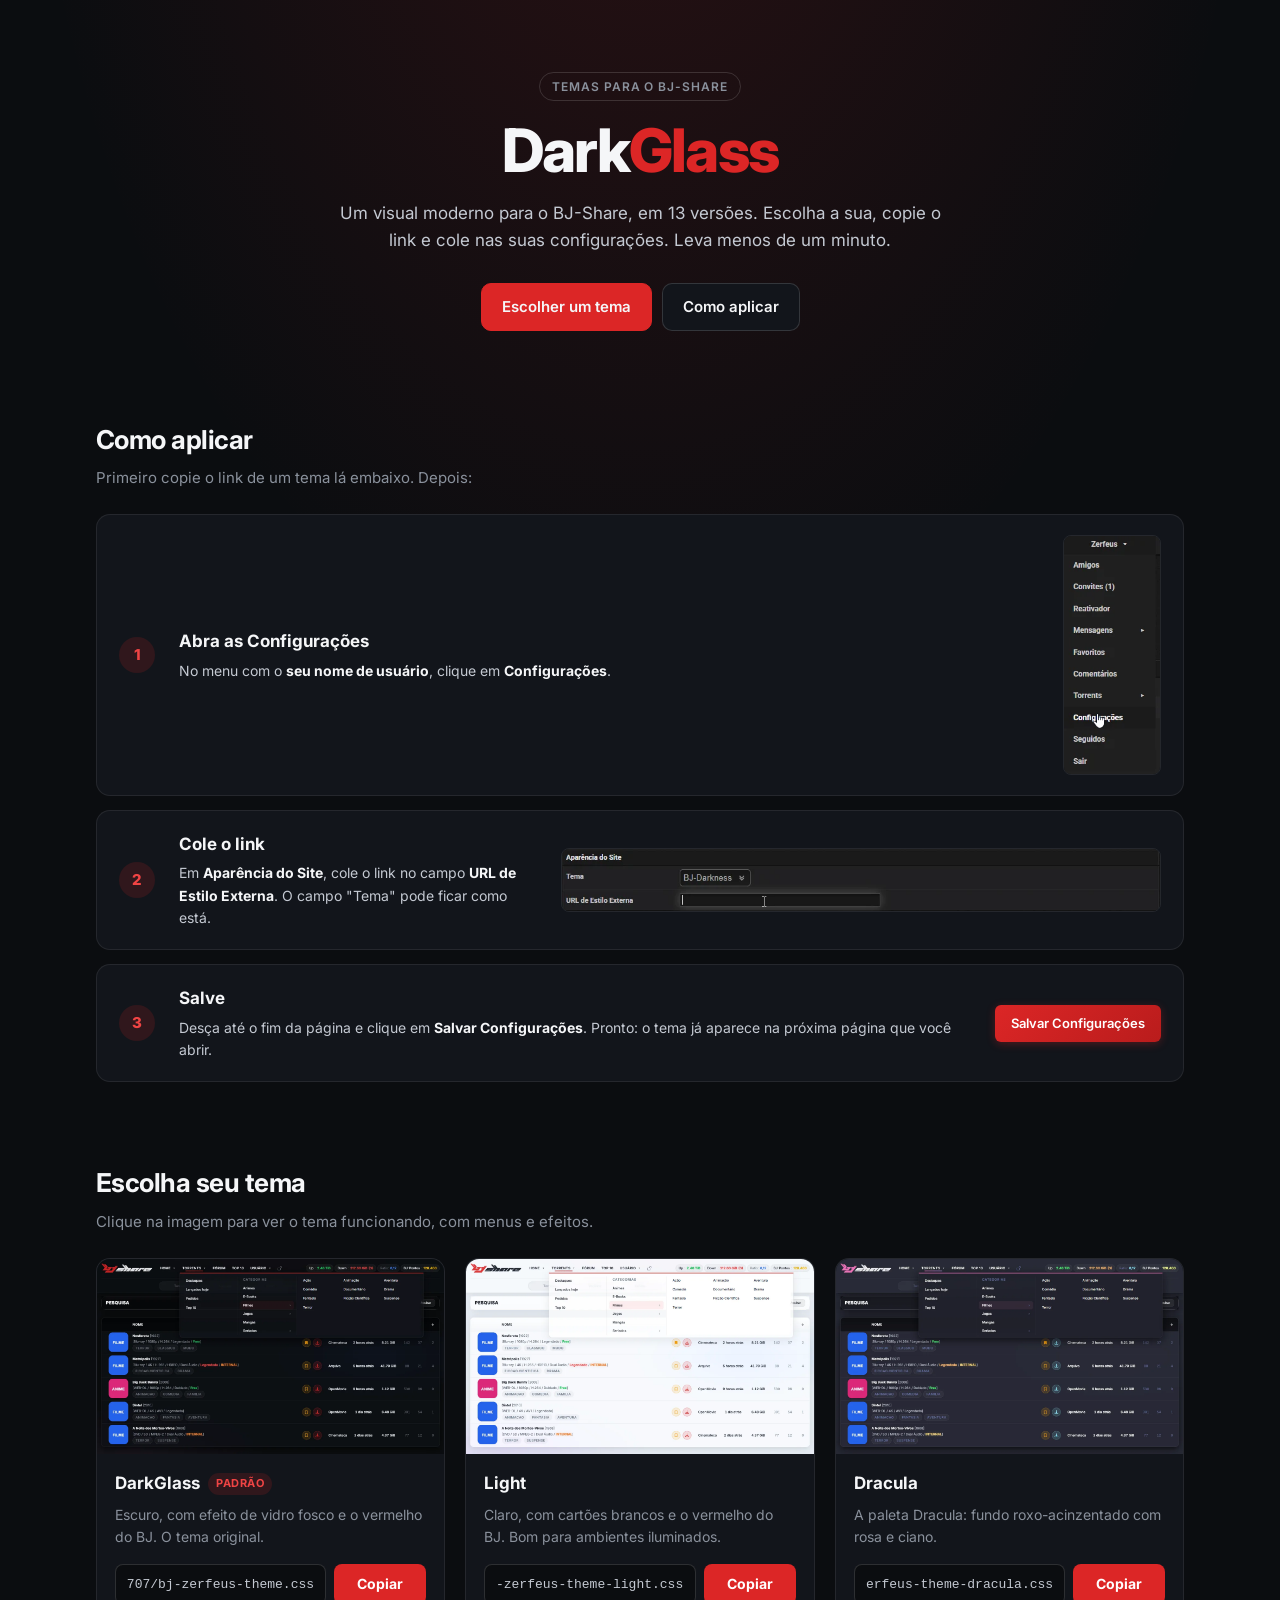
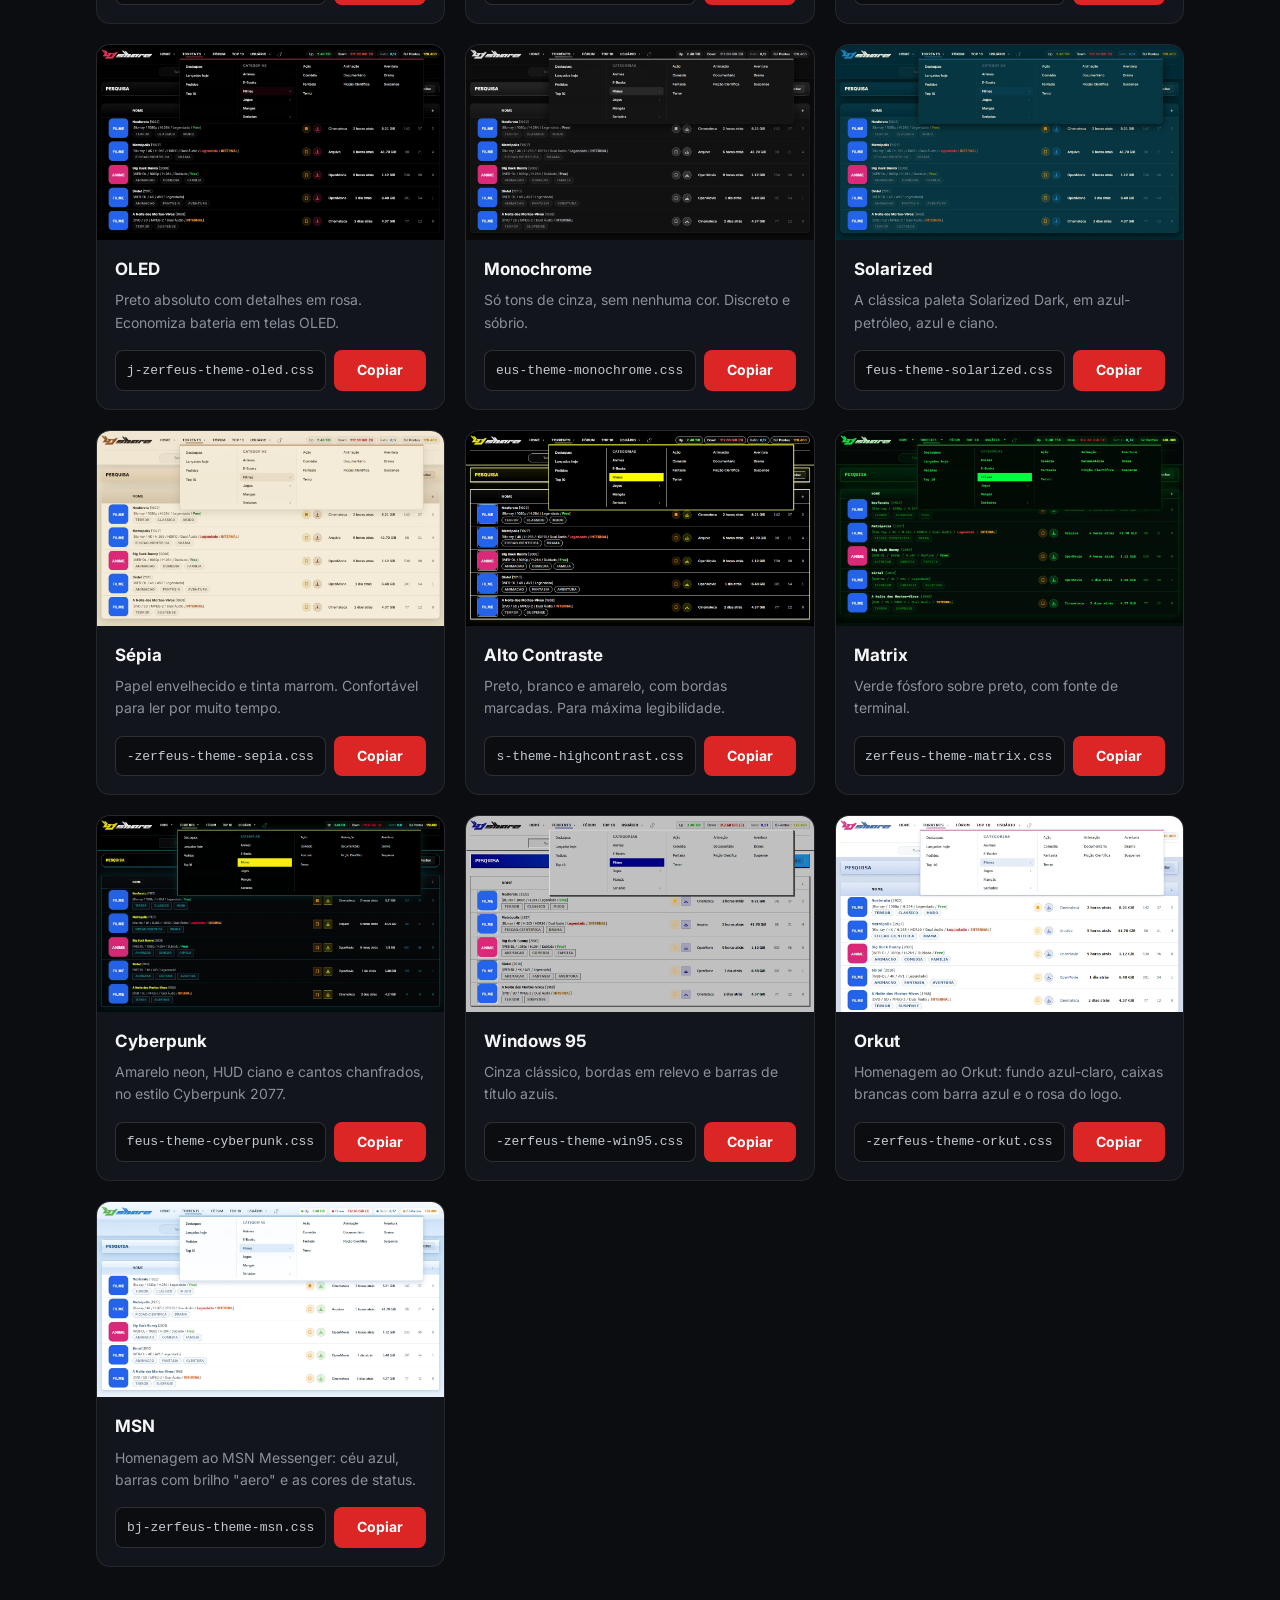
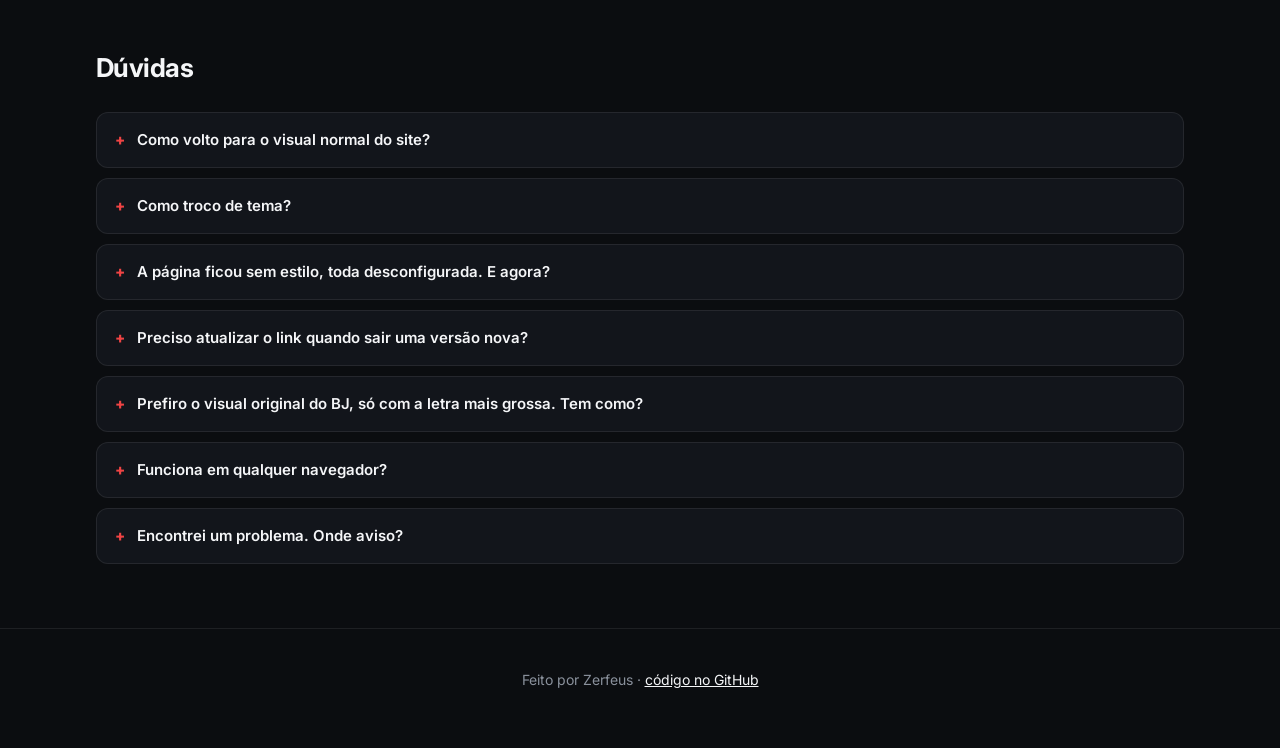
<file: index.html>
<!doctype html>
<html lang="pt-BR">
<head>
<meta charset="utf-8">
<meta name="viewport" content="width=device-width, initial-scale=1">
<title>Temas DarkGlass</title>
<meta name="description" content="Temas para o BJ-Share: escolha um, copie o link e cole em Configurações.">
<link rel="preconnect" href="https://fonts.googleapis.com">
<link rel="preconnect" href="https://fonts.gstatic.com" crossorigin>
<link href="https://fonts.googleapis.com/css2?family=Inter:wght@400;500;600;700;800&display=swap" rel="stylesheet">
<style>
  :root {
    --bg: #0b0d10;
    --surface: #12151b;
    --surface-2: #181c24;
    --line: rgb(255 255 255 / 0.08);
    --line-strong: rgb(255 255 255 / 0.14);
    --text: #c4c9d2;
    --text-muted: #8a919c;
    --text-strong: #f5f6f8;
    --accent: #dc2626;
    --accent-hover: #ef4444;
    --success: #22c55e;
    --radius: 14px;
    --shadow: 0 10px 40px rgb(0 0 0 / 0.45);
    color-scheme: dark;
  }

  * { box-sizing: border-box; margin: 0; padding: 0; }

  body {
    background:
      radial-gradient(ellipse 70% 40% at 50% -10%, rgb(220 38 38 / 0.16), transparent 70%),
      var(--bg);
    color: var(--text);
    font: 15px/1.6 'Inter', system-ui, -apple-system, sans-serif;
    -webkit-font-smoothing: antialiased;
  }

  a { color: var(--text-strong); }
  a:hover { color: var(--accent-hover); }

  .wrap { max-width: 1120px; margin: 0 auto; padding: 0 16px; }

  /* Topo */
  header.hero { padding: 72px 0 48px; text-align: center; }
  .badge {
    display: inline-block; padding: 4px 12px; margin-bottom: 18px;
    border: 1px solid var(--line-strong); border-radius: 999px;
    font-size: 12px; font-weight: 600; letter-spacing: 0.08em; text-transform: uppercase; color: var(--text-muted);
  }
  h1 { color: var(--text-strong); font-size: clamp(36px, 7vw, 60px); font-weight: 800; letter-spacing: -0.03em; line-height: 1.05; }
  h1 span { color: var(--accent); }
  .lead { max-width: 620px; margin: 18px auto 0; font-size: 17px; color: var(--text); }
  .hero-actions { display: flex; flex-wrap: wrap; gap: 10px; justify-content: center; margin-top: 28px; }
  .btn {
    display: inline-flex; align-items: center; gap: 8px; padding: 11px 20px;
    border-radius: 10px; border: 1px solid var(--line-strong);
    background: var(--surface); color: var(--text-strong);
    font: inherit; font-weight: 600; text-decoration: none; cursor: pointer;
    transition: background 0.15s, border-color 0.15s, transform 0.15s;
  }
  .btn:hover { color: var(--text-strong); border-color: var(--text-muted); transform: translateY(-1px); }
  .btn.primary { background: var(--accent); border-color: var(--accent); }
  .btn.primary:hover { background: var(--accent-hover); border-color: var(--accent-hover); }

  section { padding: 40px 0; }
  h2 { color: var(--text-strong); font-size: 26px; font-weight: 700; letter-spacing: -0.02em; }
  .section-lead { margin-top: 6px; color: var(--text-muted); }

  /* Passos */
  .steps { display: grid; gap: 14px; margin-top: 24px; }
  .step {
    display: flex; align-items: center; gap: 20px 24px; padding: 20px 22px;
    background: var(--surface); border: 1px solid var(--line); border-radius: var(--radius);
  }
  .step-num {
    flex: none; display: grid; place-items: center; width: 36px; height: 36px; border-radius: 50%;
    background: rgb(220 38 38 / 0.15); color: var(--accent-hover); font-weight: 800;
  }
  .step-text { flex: 1 1 260px; }
  .step h3 { color: var(--text-strong); font-size: 17px; margin-bottom: 4px; }
  .step p { color: var(--text); font-size: 14px; }
  .step strong { color: var(--text-strong); }
  .step img {
    flex: 0 1 auto; display: block; min-width: 0; max-width: min(100%, 600px); max-height: 240px;
    width: auto; height: auto; border-radius: 8px; border: 1px solid var(--line);
  }
  /* réplica do botão do site, no lugar de um print */
  .fake-save {
    flex: none; padding: 8px 16px; border-radius: 6px;
    background: linear-gradient(135deg, #dc2626, #b91c1c); color: #fff; font-size: 13px; font-weight: 600;
    box-shadow: 0 2px 8px rgb(220 38 38 / 0.3);
  }

  /* Galeria de temas */
  .themes { display: grid; grid-template-columns: repeat(auto-fill, minmax(min(100%, 340px), 1fr)); gap: 20px; margin-top: 24px; }
  .theme {
    display: flex; flex-direction: column;
    background: var(--surface); border: 1px solid var(--line); border-radius: var(--radius);
    overflow: hidden; transition: border-color 0.2s, box-shadow 0.2s;
  }
  .theme:hover { border-color: var(--line-strong); box-shadow: var(--shadow); }
  .theme-preview { position: relative; display: block; aspect-ratio: 16 / 9; background: var(--surface-2); overflow: hidden; }
  .theme-preview img { display: block; width: 100%; height: 100%; object-fit: cover; object-position: top left; transition: transform 0.3s; }
  .theme-preview:hover img { transform: scale(1.03); }
  .theme-preview .live {
    position: absolute; right: 10px; bottom: 10px; padding: 5px 10px; border-radius: 999px;
    background: rgb(0 0 0 / 0.72); color: #fff; font-size: 12px; font-weight: 600;
    opacity: 0; transition: opacity 0.2s;
  }
  .theme-preview:hover .live, .theme-preview:focus-visible .live { opacity: 1; }
  .theme-body { display: flex; flex-direction: column; gap: 6px; padding: 16px 18px 18px; flex: 1; }
  .theme-title { display: flex; align-items: center; gap: 8px; color: var(--text-strong); font-size: 17px; font-weight: 700; }
  .tag { padding: 2px 8px; border-radius: 999px; background: rgb(220 38 38 / 0.15); color: var(--accent-hover); font-size: 11px; font-weight: 700; text-transform: uppercase; letter-spacing: 0.05em; }
  .theme-desc { color: var(--text-muted); font-size: 14px; flex: 1; }
  .copy { display: flex; gap: 8px; margin-top: 10px; }
  .copy input {
    flex: 1; min-width: 0; padding: 9px 11px;
    background: var(--bg); border: 1px solid var(--line-strong); border-radius: 8px;
    color: var(--text); font: 13px ui-monospace, 'Cascadia Code', Consolas, monospace;
  }
  .copy input:focus { outline: 2px solid var(--accent); outline-offset: 1px; }
  .copy button {
    flex: none; min-width: 92px; padding: 9px 14px; border: 0; border-radius: 8px;
    background: var(--accent); color: #fff; font: inherit; font-size: 14px; font-weight: 700; cursor: pointer;
    transition: background 0.15s;
  }
  .copy button:hover { background: var(--accent-hover); }
  .copy button.ok { background: var(--success); }

  /* Dúvidas */
  .faq { display: grid; gap: 10px; margin-top: 24px; }
  details { background: var(--surface); border: 1px solid var(--line); border-radius: 12px; }
  summary { padding: 15px 18px; color: var(--text-strong); font-weight: 600; cursor: pointer; list-style: none; }
  summary::-webkit-details-marker { display: none; }
  summary::before { content: '+'; display: inline-block; width: 22px; color: var(--accent-hover); font-weight: 800; }
  details[open] summary::before { content: '−'; }
  details > div { padding: 0 18px 16px 40px; color: var(--text); font-size: 14px; }
  details code { padding: 1px 6px; border-radius: 5px; background: var(--surface-2); color: var(--text-strong); font-size: 13px; }

  footer { padding: 40px 0 56px; border-top: 1px solid var(--line); margin-top: 24px; color: var(--text-muted); font-size: 14px; text-align: center; }

  @media (max-width: 760px) {
    .step { flex-direction: column; align-items: flex-start; }
    .step-text { flex: none; }
    header.hero { padding: 48px 0 32px; }
  }
</style>
</head>
<body>

<header class="hero">
  <div class="wrap">
    <span class="badge">Temas para o BJ-Share</span>
    <h1>Dark<span>Glass</span></h1>
    <p class="lead">Um visual moderno para o BJ-Share, em 13 versões. Escolha a sua, copie o link e cole nas suas configurações. Leva menos de um minuto.</p>
    <div class="hero-actions">
      <a class="btn primary" href="#temas">Escolher um tema</a>
      <a class="btn" href="#como-aplicar">Como aplicar</a>
    </div>
  </div>
</header>

<main class="wrap">
  <section id="como-aplicar">
    <h2>Como aplicar</h2>
    <p class="section-lead">Primeiro copie o link de um tema lá embaixo. Depois:</p>
    <div class="steps">
      <div class="step">
        <span class="step-num">1</span>
        <div class="step-text">
          <h3>Abra as Configurações</h3>
          <p>No menu com o <strong>seu nome de usuário</strong>, clique em <strong>Configurações</strong>.</p>
        </div>
        <img src="assets/passo-1.webp" width="152" height="376" alt="Menu do usuário aberto, com a opção Configurações em destaque">
      </div>
      <div class="step">
        <span class="step-num">2</span>
        <div class="step-text">
          <h3>Cole o link</h3>
          <p>Em <strong>Aparência do Site</strong>, cole o link no campo <strong>URL de Estilo Externa</strong>. O campo "Tema" pode ficar como está.</p>
        </div>
        <img src="assets/passo-2.webp" width="945" height="98" alt="Seção Aparência do Site com o campo URL de Estilo Externa">
      </div>
      <div class="step">
        <span class="step-num">3</span>
        <div class="step-text">
          <h3>Salve</h3>
          <p>Desça até o fim da página e clique em <strong>Salvar Configurações</strong>. Pronto: o tema já aparece na próxima página que você abrir.</p>
        </div>
        <span class="fake-save" aria-hidden="true">Salvar Configurações</span>
      </div>
    </div>
  </section>

  <section id="temas">
    <h2>Escolha seu tema</h2>
    <p class="section-lead">Clique na imagem para ver o tema funcionando, com menus e efeitos.</p>
    <div class="themes" id="lista-temas"></div>
  </section>

  <section id="duvidas">
    <h2>Dúvidas</h2>
    <div class="faq">
      <details>
        <summary>Como volto para o visual normal do site?</summary>
        <div>Em Configurações, apague o link do campo <strong>URL de Estilo Externa</strong> e clique em <strong>Salvar Configurações</strong>.</div>
      </details>
      <details>
        <summary>Como troco de tema?</summary>
        <div>Copie o link do novo tema e cole no mesmo campo, no lugar do antigo. Depois salve.</div>
      </details>
      <details>
        <summary>A página ficou sem estilo, toda desconfigurada. E agora?</summary>
        <div>Confira se o link foi colado inteiro, sem espaços. Se continuar, use a versão "arquivo único" do tema: no fim do link, troque <code>.css</code> por <code>.full.css</code>. Por exemplo, <code>bj-zerfeus-theme-dracula.full.css</code>.</div>
      </details>
      <details>
        <summary>Preciso atualizar o link quando sair uma versão nova?</summary>
        <div>Não. O link é sempre o mesmo e as melhorias chegam sozinhas. Se não aparecerem logo, recarregue a página com <code>Ctrl</code> + <code>F5</code>.</div>
      </details>
      <details>
        <summary>Prefiro o visual original do BJ, só com a letra mais grossa. Tem como?</summary>
        <div>Tem uma versão do tema <strong>BJ-Blue</strong> original com todo o texto em negrito, para quem precisa de mais legibilidade. Use este link no mesmo campo:<br><code>https://dsousamt.github.io/bjshare-darkglass-theme/bj-blue-negrito.css</code><br>Se o BJ atualizar o BJ-Blue, essa versão acompanha automaticamente.</div>
      </details>
      <details>
        <summary>Funciona em qualquer navegador?</summary>
        <div>Funciona nas versões atuais do Chrome, Edge, Firefox, Opera, Brave e Safari, no computador e no celular.</div>
      </details>
      <details>
        <summary>Encontrei um problema. Onde aviso?</summary>
        <div>No tópico do tema no fórum do BJ-Share, ou abrindo uma <a href="https://github.com/dsousamt/bjshare-darkglass-theme/issues">issue no GitHub</a>.</div>
      </details>
    </div>
  </section>
</main>

<footer>
  <div class="wrap">
    Feito por Zerfeus · <a href="https://github.com/dsousamt/bjshare-darkglass-theme">código no GitHub</a>
  </div>
</footer>

<script>
  // Fora do GitHub Pages (ex.: aberto do disco) os links apontam para o endereço publicado
  var BASE = location.protocol.indexOf('http') === 0
    ? new URL('.', location.href).href
    : 'https://dsousamt.github.io/bjshare-darkglass-theme/';

  var TEMAS = [
    { id: 'darkglass', nome: 'DarkGlass', padrao: true, desc: 'Escuro, com efeito de vidro fosco e o vermelho do BJ. O tema original.' },
    { id: 'light', nome: 'Light', desc: 'Claro, com cartões brancos e o vermelho do BJ. Bom para ambientes iluminados.' },
    { id: 'dracula', nome: 'Dracula', desc: 'A paleta Dracula: fundo roxo-acinzentado com rosa e ciano.' },
    { id: 'oled', nome: 'OLED', desc: 'Preto absoluto com detalhes em rosa. Economiza bateria em telas OLED.' },
    { id: 'monochrome', nome: 'Monochrome', desc: 'Só tons de cinza, sem nenhuma cor. Discreto e sóbrio.' },
    { id: 'solarized', nome: 'Solarized', desc: 'A clássica paleta Solarized Dark, em azul-petróleo, azul e ciano.' },
    { id: 'sepia', nome: 'Sépia', desc: 'Papel envelhecido e tinta marrom. Confortável para ler por muito tempo.' },
    { id: 'highcontrast', nome: 'Alto Contraste', desc: 'Preto, branco e amarelo, com bordas marcadas. Para máxima legibilidade.' },
    { id: 'matrix', nome: 'Matrix', desc: 'Verde fósforo sobre preto, com fonte de terminal.' },
    { id: 'cyberpunk', nome: 'Cyberpunk', desc: 'Amarelo neon, HUD ciano e cantos chanfrados, no estilo Cyberpunk 2077.' },
    { id: 'win95', nome: 'Windows 95', desc: 'Cinza clássico, bordas em relevo e barras de título azuis.' },
    { id: 'orkut', nome: 'Orkut', desc: 'Homenagem ao Orkut: fundo azul-claro, caixas brancas com barra azul e o rosa do logo.' },
    { id: 'msn', nome: 'MSN', desc: 'Homenagem ao MSN Messenger: céu azul, barras com brilho "aero" e as cores de status.' },
  ];

  function arquivo(t) {
    return t.id === 'darkglass' ? 'bj-zerfeus-theme.css' : 'bj-zerfeus-theme-' + t.id + '.css';
  }

  function copiar(texto, input, botao) {
    function ok() {
      botao.textContent = 'Copiado!';
      botao.classList.add('ok');
      clearTimeout(botao._t);
      botao._t = setTimeout(function () { botao.textContent = 'Copiar'; botao.classList.remove('ok'); }, 1800);
    }
    if (navigator.clipboard && window.isSecureContext) {
      navigator.clipboard.writeText(texto).then(ok, function () { input.select(); document.execCommand('copy'); ok(); });
    } else {
      input.select();
      document.execCommand('copy');
      ok();
    }
  }

  var lista = document.getElementById('lista-temas');
  TEMAS.forEach(function (t) {
    var url = BASE + arquivo(t);
    var demo = 'preview/demo.html' + (t.id === 'darkglass' ? '' : '?tema=' + t.id);
    var card = document.createElement('article');
    card.className = 'theme';
    card.innerHTML =
      '<a class="theme-preview" href="' + demo + '" target="_blank" rel="noopener" aria-label="Ver o tema ' + t.nome + ' funcionando">' +
        '<img src="assets/previews/' + t.id + '.webp" width="1280" height="720" loading="lazy" alt="Prévia do tema ' + t.nome + '">' +
        '<span class="live">Ver ao vivo ↗</span>' +
      '</a>' +
      '<div class="theme-body">' +
        '<div class="theme-title">' + t.nome + (t.padrao ? ' <span class="tag">Padrão</span>' : '') + '</div>' +
        '<p class="theme-desc">' + t.desc + '</p>' +
        '<div class="copy">' +
          '<input type="text" readonly value="' + url + '" aria-label="Link do tema ' + t.nome + '">' +
          '<button type="button">Copiar</button>' +
        '</div>' +
      '</div>';
    var input = card.querySelector('input');
    var botao = card.querySelector('button');
    // o começo do link é igual em todos; mostrar o fim, onde está o nome do tema
    function mostrarFim() { input.scrollLeft = input.scrollWidth; }
    input.addEventListener('focus', function () { input.select(); });
    input.addEventListener('blur', mostrarFim);
    botao.addEventListener('click', function () { copiar(url, input, botao); });
    lista.appendChild(card);
    mostrarFim();
  });
</script>
</body>
</html>
</file>
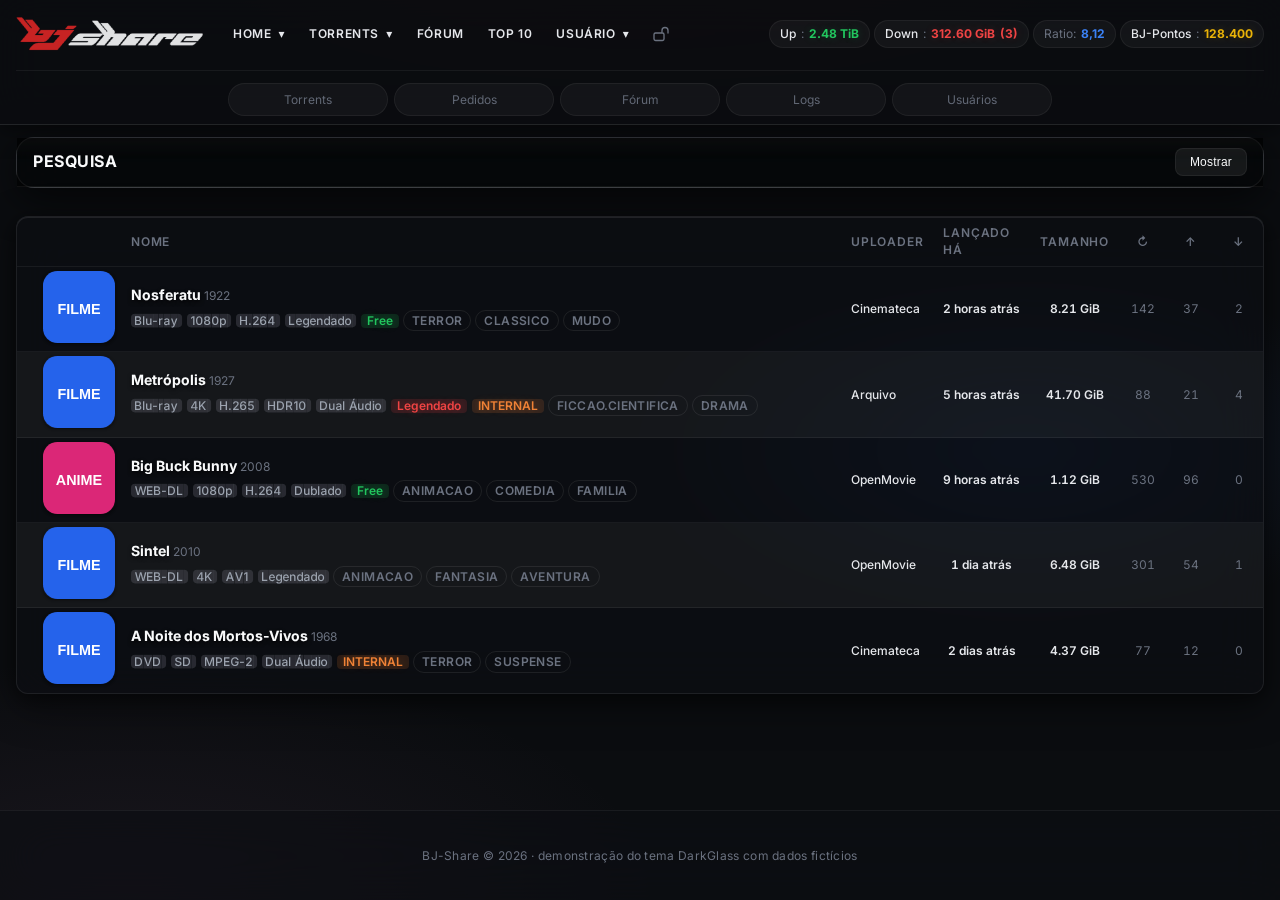
<file: preview/demo.html>
<!doctype html>
<html lang="pt-BR">
<head>
<meta charset="utf-8">
<meta name="viewport" content="width=device-width, initial-scale=1">
<title>Demonstração do tema</title>
<!--
  Página de demonstração: reproduz a marcação do BJ-Share (cabeçalho, menu, listagem)
  com dados fictícios. ?tema=<nome> escolhe a variante; sem parâmetro usa o base.
  Usada pelo guia (index.html, "ver ao vivo") e por tools/gerar-previews.py.
-->
<link id="tema" rel="stylesheet" href="../bj-zerfeus-theme.css">
<script>
  (function () {
    var tema = new URLSearchParams(location.search).get('tema');
    if (tema && /^[a-z0-9]+$/.test(tema)) {
      document.getElementById('tema').href = '../bj-zerfeus-theme-' + tema + '.css';
    }
  })();
</script>
</head>
<body>
<div id="wrapper">
  <div id="header">
    <a href="#"><div id="logo"></div></a>
    <div id="userinfo">
      <ul id="userinfo_stats">
        <li id="stats_seeding"><a href="#">Up</a>: <span class="stat">2.48 TiB</span></li>
        <li id="stats_leeching"><a href="#">Down</a>: <span class="stat">312.60 GiB</span> <span class="stat">(3)</span></li>
        <li id="stats_ratio">Ratio: <span class="stat"><span class="r50">8,12</span></span></li>
        <li id="stats_bjpontos"><a href="#">BJ-Pontos</a>: <span class="stat">128.400</span></li>
      </ul>
    </div>
    <div id="menu">
      <div id="centertopmenu">
        <div id="menudrop">
          <ul>
            <li id="nav_index"><a href="#">Home &nbsp;▾</a>
              <ul>
                <li><a href="#">Regras</a></li>
                <li><a href="#">Ajuda</a></li>
                <li><a href="#">Loja</a></li>
              </ul>
            </li>
            <li id="nav_torrents"><a href="#">Torrents &nbsp;▾</a>
              <ul>
                <li><a href="#">Categorias</a><a class="symbol">▸</a>
                  <ul>
                    <li><a href="#">Animes</a></li>
                    <li><a href="#">E-Books</a></li>
                    <li><a href="#">Filmes</a><a class="symbol">▸</a>
                      <ul>
                        <li><a href="#">Ação</a></li>
                        <li><a href="#">Animação</a></li>
                        <li><a href="#">Aventura</a></li>
                        <li><a href="#">Comédia</a></li>
                        <li><a href="#">Documentário</a></li>
                        <li><a href="#">Drama</a></li>
                        <li><a href="#">Fantasia</a></li>
                        <li><a href="#">Ficção Científica</a></li>
                        <li><a href="#">Suspense</a></li>
                        <li><a href="#">Terror</a></li>
                      </ul>
                    </li>
                    <li><a href="#">Jogos</a><a class="symbol">▸</a>
                      <ul>
                        <li><a href="#">PC</a></li>
                        <li><a href="#">PS4</a></li>
                        <li><a href="#">PS5</a></li>
                        <li><a href="#">Switch</a></li>
                        <li><a href="#">Xbox</a></li>
                        <li><a href="#">Emuladores e ROMs</a></li>
                      </ul>
                    </li>
                    <li><a href="#">Mangás</a></li>
                    <li><a href="#">Seriados</a><a class="symbol">▸</a>
                      <ul>
                        <li><a href="#">Ação</a></li>
                        <li><a href="#">Comédia</a></li>
                        <li><a href="#">Drama</a></li>
                        <li><a href="#">Policial</a></li>
                        <li><a href="#">Reality Show</a></li>
                        <li><a href="#">Suspense</a></li>
                      </ul>
                    </li>
                  </ul>
                </li>
                <li><a href="#">Destaques</a></li>
                <li><a href="#">Lançados hoje</a></li>
                <li><a href="#">Pedidos</a></li>
                <li><a href="#">Top 10</a></li>
              </ul>
            </li>
            <li id="nav_forums"><a href="#">Fórum</a></li>
            <li id="nav_top10"><a href="#">Top 10</a></li>
            <li id="nav_user"><a href="#">Usuário &nbsp;▾</a>
              <ul>
                <li><a href="#">Mensagens</a></li>
                <li><a href="#">Favoritos</a></li>
                <li><a href="#">Configurações</a></li>
                <li><a href="#">Sair</a></li>
              </ul>
            </li>
          </ul>
        </div>
      </div>
      <span id="bj-sticky-menu-lock" role="button" tabindex="0" aria-pressed="false" title="Travar/destravar o menu fixo no topo">🔓</span>
    </div>
    <div id="searchbars">
      <ul>
        <li><form class="search_form"><input type="text" placeholder="Torrents"></form></li>
        <li><form class="search_form"><input type="text" placeholder="Pedidos"></form></li>
        <li><form class="search_form"><input type="text" placeholder="Fórum"></form></li>
        <li><form class="search_form"><input type="text" placeholder="Logs"></form></li>
        <li><form class="search_form"><input type="text" placeholder="Usuários"></form></li>
      </ul>
    </div>
  </div>

  <div id="content">
    <div class="thin widethin">
      <div class="box filter_torrents">
        <div class="head"><strong>Pesquisa</strong> <button type="button">Mostrar</button></div>
      </div>

      <table class="torrent_table cats grouping" id="torrent_table">
        <tbody>
          <tr class="colhead">
            <td class="small"></td><td class="small cats_col"></td>
            <td>Nome</td><td>Uploader</td><td>Lançado há</td><td>Tamanho</td>
            <td class="center">↻</td><td class="center">↑</td><td class="center">↓</td>
          </tr>
          <!-- linhas geradas abaixo -->
        </tbody>
      </table>
    </div>
  </div>

  <div id="footer">
    <p>BJ-Share © 2026 · demonstração do tema DarkGlass com dados fictícios</p>
  </div>
</div>

<script>
  // Imita o sticky.js do BJ: o cadeado liga/desliga body.bj-sticky-menu (menu fixo no topo)
  (function () {
    var lock = document.getElementById('bj-sticky-menu-lock');
    function toggle() {
      var on = document.body.classList.toggle('bj-sticky-menu');
      lock.setAttribute('aria-pressed', on ? 'true' : 'false');
      lock.textContent = on ? '🔒' : '🔓';
    }
    lock.addEventListener('click', toggle);
    lock.addEventListener('keydown', function (e) {
      if (e.key === 'Enter' || e.key === ' ') { e.preventDefault(); toggle(); }
    });
  })();

  // Ícone de categoria: azulejo SVG simples (os ícones reais ficam no servidor do BJ)
  function catIcon(label, color) {
    var svg = "<svg xmlns='http://www.w3.org/2000/svg' width='50' height='50'>" +
      "<rect width='50' height='50' rx='10' fill='" + color + "'/>" +
      "<text x='25' y='30' font-family='Arial' font-size='10' font-weight='700' fill='white' text-anchor='middle'>" + label + "</text></svg>";
    return 'data:image/svg+xml,' + encodeURIComponent(svg);
  }

  var linhas = [
    ['FILME', '#2563eb', 'Nosferatu', 1922, 'Blu-ray / 1080p / H.264 / Legendado', ['green:Free'], 'terror, classico, mudo', 'Cinemateca', '2 horas atrás', '8.21 GiB', [142, 37, 2], true],
    ['FILME', '#2563eb', 'Metrópolis', 1927, 'Blu-ray / 4K / H.265 / HDR10 / Dual Áudio', ['red:Legendado', 'orange:INTERNAL'], 'ficcao.cientifica, drama', 'Arquivo', '5 horas atrás', '41.70 GiB', [88, 21, 4], false],
    ['ANIME', '#db2777', 'Big Buck Bunny', 2008, 'WEB-DL / 1080p / H.264 / Dublado', ['green:Free'], 'animacao, comedia, familia', 'OpenMovie', '9 horas atrás', '1.12 GiB', [530, 96, 0], false],
    ['FILME', '#2563eb', 'Sintel', 2010, 'WEB-DL / 4K / AV1 / Legendado', [], 'animacao, fantasia, aventura', 'OpenMovie', '1 dia atrás', '6.48 GiB', [301, 54, 1], false],
    ['FILME', '#2563eb', 'A Noite dos Mortos-Vivos', 1968, 'DVD / SD / MPEG-2 / Dual Áudio', ['orange:INTERNAL'], 'terror, suspense', 'Cinemateca', '2 dias atrás', '4.37 GiB', [77, 12, 0], false],
  ];

  var tbody = document.querySelector('#torrent_table tbody');
  linhas.forEach(function (l, i) {
    var labels = l[5].map(function (s) {
      var p = s.split(':');
      return ' / <strong style="color:' + p[0] + '">' + p[1] + '</strong>';
    }).join('');
    var tags = l[6].split(', ').map(function (t) { return '<a href="#">' + t + '</a>'; }).join(' ');
    var id = 900100 + i;
    var bm = l[11]
      ? '<span class="remove_bookmark float_right"><a href="#" title="Remover dos Favoritos"></a></span>'
      : '<span class="add_bookmark float_right"><a href="#" title="Adicionar aos Favoritos"></a></span>';
    var tr = document.createElement('tr');
    tr.className = 'torrent';
    tr.innerHTML =
      '<td></td>' +
      '<td class="center cats_col"><a href="#"><img width="50" height="50" class="brackets" alt="" src="' + catIcon(l[0], l[1]) + '"></a></td>' +
      '<td class="big_info"><div class="group_info clear">' +
        '<span>' + bm + '<span class="download_torrent float_right"><a href="torrents.php?action=download&amp;id=' + id + '" title="Baixar"></a></span></span>' +
        '<a href="torrents.php?id=' + id + '">' + l[2] + '</a> [' + l[3] + ']' +
        '<div class="torrent_info">[' + l[4] + labels + ']</div>' +
        '<div class="tags">' + tags + '</div>' +
      '</div></td>' +
      '<td><a href="#">' + l[7] + '</a></td>' +
      '<td class="number_column nobr">' + l[8] + '</td>' +
      '<td class="number_column nobr">' + l[9] + '</td>' +
      '<td class="number_column">' + l[10][0] + '</td>' +
      '<td class="number_column">' + l[10][1] + '</td>' +
      '<td class="number_column">' + l[10][2] + '</td>';
    tbody.appendChild(tr);
  });
</script>
</body>
</html>
</file>
<file: bj-zerfeus-theme.css>
/*
BJ-Share (DarkGlass Moderno & Responsivo - Edição Ultimate V63)
Banners de capa imersivos (degradê) e sistema de avaliação (votos) modernizado.

Produção: https://dsousamt.github.io/bjshare-darkglass-theme/bj-zerfeus-theme.css (GitHub Pages;
este arquivo = tema base "DarkGlass"). Repositório: https://github.com/dsousamt/bjshare-darkglass-theme
Variantes (bj-zerfeus-theme-<nome>.css) importam este arquivo e redefinem só as
sementes da seção 1a; os tons da seção 1b são derivados delas com color-mix().
Bundles (*.full.css, base + variante num arquivo só): .\build-theme-bundles.ps1
*/

@import url('https://fonts.googleapis.com/css2?family=Inter:wght@300;400;500;600;700;800&display=swap');

/* ==========================================================================
   1a. Sementes — o que cada variante redefine
   ========================================================================== */
:root {
    /* Tipografia e forma */
    --font-main: 'Inter', system-ui, -apple-system, sans-serif;
    --font-icon: 'Font Awesome 5 Free', 'Font Awesome 5 Pro', 'FontAwesome';
    --fs: 12px;      /* tamanho único de texto (múltiplos de 4px, mínimo 12) */
    --fs-lg: 16px;   /* títulos de caixa e destaques */
    --fs-title: 14px; /* título do lançamento nas listagens (exceção à escala de 4px) */
    --radius-sm: 8px;
    --radius-md: 12px;
    --radius-lg: 18px;
    --radius-pill: 9999px;
    --line-w: 1px;   /* espessura das bordas de componentes (menus, botões, rodapé) */
    /* Vidro: a essência do DarkGlass (e do Light). Interruptor: vazio = ligado; temas
       chapados desligam com "--glass: initial;" e voltam aos valores sem vidro abaixo. */
    --glass: ;
    --glass-blur: var(--g-blur, blur(20px));
    --color-scheme: dark; /* controles nativos (lista do <select>, datas): dark ou light */

    /* Superfícies */
    --bg-base: #0b0d10;
    --bg-solid: #12141a;               /* dropdowns e fundos opacos */
    --bg-panel: rgb(13 15 19 / 0.72);  /* tabelas, notificações, banner (translúcidos: vidro) */
    --bg-card: rgb(17 20 26 / 0.56);   /* caixas (.box) */
    --bg-card-hover: rgb(40 45 58 / 0.62);
    --header-bg: var(--g-header, var(--bg-base));

    /* Texto (do mais apagado ao mais forte) */
    --text-muted: #6b7280;
    --text-main: #9ca3af;
    --text-bright: #e5e7eb;
    --text-strong: #f9fafb;

    /* Materiais: cores-base dos tons derivados. O alfa regula a intensidade
       (ex.: tema claro usa --shade com alfa baixo para sombras suaves). */
    --ink: #ffffff;    /* linhas finas e preenchimentos sutis sobre a superfície */
    --recess: #000000; /* áreas rebaixadas: cabeçalhos, campos, colunas laterais */
    --shade: #000000;  /* sombras */
    --scrim: #000000;  /* véu sobre imagens (banner, slider) */
    --on-scrim: #ffffff;

    /* Acento */
    --accent: #dc2626;
    --accent-2: #b91c1c;   /* fim do gradiente */
    --accent-hover: #ef4444;
    --on-accent: #ffffff;  /* texto/ícone sobre fundo de acento */

    /* Estados */
    --success: #22c55e;
    --danger: #ef4444;
    --warning: #eab308;
    --info: #3b82f6;
    --download: var(--accent);
    --bookmark: #f59e0b;
    --imdb: #f5c518;

    /* Densidade (padding/gap) — valores baixos = UI mais adensada */
    --space-y-page: 12px;
    --space-x-shell: 16px;
    --gap-col: 12px;
    --pad-inset: 10px 12px;
    --pad-head: 10px 14px;
    --space-block: 16px;
    --pad-cell: 7px 10px;

    --transition-snappy: 0.15s cubic-bezier(0.4, 0, 0.2, 1);
    --transition-smooth: 0.3s cubic-bezier(0.16, 1, 0.3, 1);
    --transition-bounce: 0.4s cubic-bezier(0.34, 1.56, 0.64, 1);
}

/* ==========================================================================
   1b. Tons derivados — redefina numa variante só quando o derivado não servir
   ========================================================================== */
:root {
    --line: color-mix(in srgb, var(--ink) 6%, transparent);
    --line-soft: color-mix(in srgb, var(--ink) 4%, transparent);
    --line-strong: color-mix(in srgb, var(--ink) 10%, transparent);
    --fill-1: color-mix(in srgb, var(--ink) 4%, transparent);
    --fill-2: color-mix(in srgb, var(--ink) 7%, transparent);
    --fill-3: color-mix(in srgb, var(--ink) 11%, transparent);
    --fill-4: color-mix(in srgb, var(--ink) 16%, transparent);
    --row-stripe: color-mix(in srgb, var(--ink) 2%, transparent);

    --recess-1: color-mix(in srgb, var(--recess) 18%, transparent);
    --recess-2: color-mix(in srgb, var(--recess) 28%, transparent);
    --recess-3: color-mix(in srgb, var(--recess) 40%, transparent);
    --recess-4: color-mix(in srgb, var(--recess) 55%, transparent);
    --field-bg: var(--recess-2);
    --field-bg-focus: var(--recess-4);

    --accent-08: color-mix(in srgb, var(--accent) 8%, transparent);
    --accent-12: color-mix(in srgb, var(--accent) 12%, transparent);
    --accent-20: color-mix(in srgb, var(--accent) 20%, transparent);
    --accent-30: color-mix(in srgb, var(--accent) 30%, transparent);
    --accent-40: color-mix(in srgb, var(--accent) 40%, transparent);
    --accent-gradient: linear-gradient(135deg, var(--accent) 0%, var(--accent-2) 100%);
    --accent-gradient-hover: linear-gradient(135deg, var(--accent-hover) 0%, var(--accent) 100%);
    --orange: color-mix(in oklab, var(--warning), var(--danger));

    --shadow-sm: 0 1px 3px color-mix(in srgb, var(--shade) 30%, transparent), 0 1px 2px color-mix(in srgb, var(--shade) 20%, transparent);
    --shadow-md: 0 4px 16px color-mix(in srgb, var(--shade) 40%, transparent), 0 8px 32px color-mix(in srgb, var(--shade) 30%, transparent);
    --shadow-lg: 0 4px 16px color-mix(in srgb, var(--shade) 40%, transparent), 0 12px 40px color-mix(in srgb, var(--shade) 45%, transparent);
    --shadow-xl: 0 10px 40px color-mix(in srgb, var(--shade) 60%, transparent);
    --shadow-header: 0 4px 20px color-mix(in srgb, var(--shade) 50%, transparent);
    --shadow-menu: 0 8px 30px color-mix(in srgb, var(--shade) 60%, transparent), 0 0 0 1px color-mix(in srgb, var(--shade) 30%, transparent);
    --shadow-glow: 0 0 20px color-mix(in srgb, var(--accent) 25%, transparent), 0 0 40px color-mix(in srgb, var(--accent) 10%, transparent);
    --link-glow: color-mix(in srgb, var(--accent) 15%, transparent);

    /* Componentes */
    --body-glow-1: var(--g-glow-1, color-mix(in srgb, var(--accent) 7%, transparent));
    --body-glow-2: var(--g-glow-2, color-mix(in srgb, var(--info) 2%, transparent));
    --body-glow-3: var(--g-glow-3, transparent);
    --selection-bg: var(--accent-30);
    --selection-fg: var(--text-strong);
    --header-line: var(--line-strong);
    --header-link: var(--text-bright);
    --header-link-hover: var(--accent-hover);
    --logo-mark: var(--accent);      /* "bj" do logo */
    --logo-text: var(--text-strong); /* "share" do logo */
    --alert-link: var(--text-strong);
    --alert-bg: var(--g-alert, var(--bg-solid));        /* barra de doação no topo */
    --alert-sheen: var(--g-alert-sheen, none);
    --soft-head-bg: var(--recess-1);                    /* cabeçalho leve: post do fórum e listagens com vidro */
    /* Listagens de torrents: com vidro, cabeçalhos e grupos leves, num tom só com as linhas;
       sem vidro, os tons próprios do tema (--th-bg, --group-bg…) */
    --list-head-bg: var(--g-list-head, var(--th-bg));
    --list-head-fg: var(--g-list-head-fg, var(--text-strong));
    --list-group-bg: var(--g-list-group, var(--group-bg));
    --list-hover-bg: var(--g-list-hover, var(--bg-card-hover));
    --list-season-bg: var(--g-list-season, var(--recess-3));
    --list-stripe: var(--g-list-stripe, var(--row-stripe)); /* zebra das linhas */
    --list-res-bg: var(--g-list-group, var(--recess-2));
    --list-side-bg: var(--g-list-side, var(--recess-1));
    /* Colunas de seeders e leechers */
    --seed-fg: color-mix(in oklab, var(--success) 80%, var(--text-strong));
    --leech-fg: color-mix(in oklab, var(--danger) 70%, var(--text-main));
    --menu-hover-bg: var(--fill-2);
    --menu-hover-fg: var(--text-strong);
    --submenu-bg: var(--g-submenu, color-mix(in srgb, var(--bg-solid) 92%, transparent));
    /* Desfoque atrás dos submenus, separado do das caixas (--glass-blur): temas sem vidro
       nas caixas (MSN) ainda têm menu fosco. Temas chapados usam fundo opaco e "none". */
    --menu-blur: blur(18px) saturate(1.3);
    --header-blur: var(--g-header-blur, none);

    /* Valores com vidro ligado (var(--glass) vazio). Com "--glass: initial" cada um fica
       inválido e o token acima usa o valor de fallback, sem vidro. */
    --g-blur: var(--glass) blur(24px) saturate(1.6);
    --g-header: var(--glass) color-mix(in srgb, var(--bg-base) 84%, transparent);
    --g-header-blur: var(--glass) blur(20px) saturate(1.5);
    --g-submenu: var(--glass) color-mix(in srgb, var(--bg-solid) 87%, transparent);
    --g-list-head: var(--glass) transparent; /* cabeçalho sem faixa: só rótulos apagados e a linha */
    --g-list-season: var(--glass) var(--fill-1);
    --g-list-stripe: var(--glass) var(--fill-1);
    --g-list-head-fg: var(--glass) var(--text-muted);
    --g-list-group: var(--glass) var(--fill-1);
    --g-list-hover: var(--glass) color-mix(in srgb, var(--accent) 7%, transparent);
    --g-list-side: var(--glass) transparent;
    --g-alert: var(--glass) color-mix(in srgb, var(--header-bg) 85%, transparent);
    /* faixa de luz do acento no centro, sob o reflexo das caixas */
    --g-alert-sheen: var(--glass) linear-gradient(90deg, transparent 15%, var(--accent-12) 50%, transparent 85%), var(--glass-sheen);
    --g-glow-1: var(--glass) color-mix(in srgb, var(--accent) 18%, transparent);
    --g-glow-2: var(--glass) color-mix(in srgb, var(--info) 12%, transparent);
    --g-glow-3: var(--glass) color-mix(in srgb, color-mix(in oklab, var(--accent), var(--info)) 10%, transparent);
    /* reflexo no topo das caixas e linha de luz na borda superior */
    /* até 120px: em caixa alta (Lançamentos) 38% da altura acinzentava metade da tabela */
    --glass-sheen: var(--glass) linear-gradient(180deg, color-mix(in srgb, var(--ink) 6%, transparent) 0%, transparent min(38%, 120px));
    --glass-edge: var(--glass) inset 0 1px 0 color-mix(in srgb, var(--ink) 9%, transparent);
    --submenu-hover-bg: var(--accent-08);
    --submenu-hover-fg: var(--text-strong);
    --panel-border: color-mix(in srgb, var(--ink) 8%, transparent);
    --panel-border-hover: color-mix(in srgb, var(--ink) 12%, transparent);
    --panel-border-strong: color-mix(in srgb, var(--ink) 15%, transparent);
    --head-bg: linear-gradient(180deg, color-mix(in srgb, var(--recess) 35%, transparent) 0%, color-mix(in srgb, var(--recess) 25%, transparent) 100%);
    --head-fg: var(--text-strong);
    --th-bg: linear-gradient(180deg, color-mix(in srgb, var(--recess) 45%, transparent) 0%, color-mix(in srgb, var(--recess) 35%, transparent) 100%);
    --filter-head-bg: var(--recess-3);
    --group-bg: var(--bg-solid);
    --title-fg: var(--text-strong);
    --title-shadow: color-mix(in srgb, var(--shade) 80%, transparent);
    --btn-bg: var(--recess-2);
    --btn-fg: var(--text-bright);
    --btn-border: var(--line-strong);
    --btn-hover-bg: var(--accent-12);
    --btn-hover-fg: var(--text-strong);
    --btn-hover-border: var(--accent);
    --footer-bg: var(--bg-panel);
    --footer-line: var(--line);
    --footer-link: var(--text-main);
    --scrollbar-track: var(--bg-base);
    --scrollbar-thumb: color-mix(in srgb, var(--ink) 18%, transparent);
    --scrollbar-thumb-hover: color-mix(in srgb, var(--accent) 60%, transparent);
    /* Ícone do voto sobre o fundo cheio no hover: tom bem escuro da cor do voto.
       Temas com cores de voto escuras (win95, sépia) usam #fff. */
    --vote-ink: #000000;

    /* Variáveis do global.css do site (editor BBCode), pensadas para fundo branco:
       ícones #404040 e hover #ddd. Só o editor usa estas variáveis. */
    --global-color: var(--text-main);
    --global-onHover-color-input: var(--fill-3);
    --global-border-box: 1px solid var(--line-strong);
    --global-borderRadius: var(--radius-sm);
    --BBCodeToolbar-button-onActive-border: 1px solid var(--line-strong);
    --ProgressBarBorder-border: 2px solid var(--accent);

    /* Ícones (máscaras: a cor vem de background-color) */
    --icon-download: url("data:image/svg+xml,%3Csvg xmlns='http://www.w3.org/2000/svg' fill='none' viewBox='0 0 24 24' stroke='black' stroke-width='2.5'%3E%3Cpath stroke-linecap='round' stroke-linejoin='round' d='M3 16.5v2.25A2.25 2.25 0 005.25 21h13.5A2.25 2.25 0 0021 18.75V16.5M16.5 12L12 16.5m0 0L7.5 12m4.5 4.5V3'/%3E%3C/svg%3E");
    --icon-bookmark: url("data:image/svg+xml,%3Csvg xmlns='http://www.w3.org/2000/svg' fill='none' viewBox='0 0 24 24' stroke='black' stroke-width='2'%3E%3Cpath stroke-linecap='round' stroke-linejoin='round' d='M5 5a2 2 0 012-2h10a2 2 0 012 2v16l-7-3.5L5 21V5z'/%3E%3C/svg%3E");
    --icon-bookmark-filled: url("data:image/svg+xml,%3Csvg xmlns='http://www.w3.org/2000/svg' fill='black' viewBox='0 0 24 24' stroke='black' stroke-width='2'%3E%3Cpath stroke-linecap='round' stroke-linejoin='round' d='M5 5a2 2 0 012-2h10a2 2 0 012 2v16l-7-3.5L5 21V5z'/%3E%3C/svg%3E");
    /* Logo (logos/mask-bj.png e logos/mask-share.png embutidos: máscara de outro domínio exige CORS) */
    --logo-mask-bj: url("[data-uri]");
    --logo-mask-share: url("[data-uri]");
    --icon-lock: url("data:image/svg+xml,%3Csvg xmlns='http://www.w3.org/2000/svg' fill='none' viewBox='0 0 24 24' stroke='black' stroke-width='2'%3E%3Cpath stroke-linecap='round' stroke-linejoin='round' d='M16.5 10.5V6.75a4.5 4.5 0 10-9 0v3.75m-.75 11.25h10.5a2.25 2.25 0 002.25-2.25v-6.75a2.25 2.25 0 00-2.25-2.25H6.75a2.25 2.25 0 00-2.25 2.25v6.75a2.25 2.25 0 002.25 2.25z'/%3E%3C/svg%3E");
    --icon-chevron-up: url("data:image/svg+xml,%3Csvg xmlns='http://www.w3.org/2000/svg' fill='none' viewBox='0 0 24 24' stroke='black' stroke-width='2.5'%3E%3Cpath stroke-linecap='round' stroke-linejoin='round' d='M4.5 15.75l7.5-7.5 7.5 7.5'/%3E%3C/svg%3E");
    --icon-chevron-down: url("data:image/svg+xml,%3Csvg xmlns='http://www.w3.org/2000/svg' fill='none' viewBox='0 0 24 24' stroke='black' stroke-width='2.5'%3E%3Cpath stroke-linecap='round' stroke-linejoin='round' d='M19.5 8.25l-7.5 7.5-7.5-7.5'/%3E%3C/svg%3E");
    --icon-lock-open: url("data:image/svg+xml,%3Csvg xmlns='http://www.w3.org/2000/svg' fill='none' viewBox='0 0 24 24' stroke='black' stroke-width='2'%3E%3Cpath stroke-linecap='round' stroke-linejoin='round' d='M13.5 10.5V6.75a4.5 4.5 0 119 0v3.75M3.75 21.75h10.5a2.25 2.25 0 002.25-2.25v-6.75a2.25 2.25 0 00-2.25-2.25H3.75a2.25 2.25 0 00-2.25 2.25v6.75a2.25 2.25 0 002.25 2.25z'/%3E%3C/svg%3E");

    /* Dropdowns: abrem rápido (0.12s evita abrir só de passar pela barra) e fecham com
       tolerância de 0.4s, para o mouse poder cortar caminho na diagonal. Enquanto o
       visibility não vira hidden, o submenu continua recebendo o mouse (por isso os
       submenus fechados não usam pointer-events: none). */
    --dropdown-hide: opacity 0.15s ease 0.25s, transform 0.15s ease 0.25s, visibility 0s linear 0.4s;
    --dropdown-show: opacity 0.12s ease 0.12s, transform 0.12s ease 0.12s, visibility 0s linear 0.12s;
}

/* ==========================================================================
   2. Reset Moderno & Base
   ========================================================================== */
*, *::before, *::after { box-sizing: border-box; margin: 0; padding: 0; }

html {
    color-scheme: var(--color-scheme);
    scrollbar-color: var(--scrollbar-thumb) var(--scrollbar-track);
}

html, body {
    width: 100%; min-width: 100%; min-height: 100vh;
    background-color: var(--bg-base);
    color: var(--text-main);
    font-family: var(--font-main);
    font-size: var(--fs);
    line-height: 1.45;
    -webkit-font-smoothing: antialiased;
    -moz-osx-font-smoothing: grayscale;
    text-rendering: optimizeLegibility;
    display: flex;
    flex-direction: column;
}

body {
    background-image:
        radial-gradient(ellipse 80% 50% at 50% -20%, var(--body-glow-1) 0%, transparent 60%),
        radial-gradient(ellipse 60% 40% at 80% 50%, var(--body-glow-2) 0%, transparent 50%),
        radial-gradient(ellipse 70% 45% at 10% 100%, var(--body-glow-3) 0%, transparent 60%);
    background-attachment: fixed;
    max-width: 100vw;
}

::selection {
    background-color: var(--selection-bg);
    color: var(--selection-fg);
}

a { color: var(--text-bright); text-decoration: none; font-weight: 500; transition: color var(--transition-snappy), text-shadow var(--transition-snappy); }
a:hover, a:focus { color: var(--accent-hover); text-shadow: 0 0 12px var(--link-glow); }

/* Nomes de usuário vêm com a cor da classe inline. A de membro comum (#575757) tem
   contraste 2,7:1 no fundo escuro e quase some; vira o texto do tema. As outras cores
   de classe (verde, azul, laranja, rosa, #948B8B) passam de 4:1 e ficam como estão. */
[style*="color: #575757"],
[style*="color:#575757"] { color: var(--text-bright) !important; }
a[style*="color: #575757"]:hover,
a[style*="color:#575757"]:hover { color: var(--accent-hover) !important; }
img, video { max-width: 100%; height: auto; }

/* Ocultar lixo nativo e banner do Telegram indesejado */
.hidden:not(.newsbody), span.hidden, h1.hidden { display: none !important; }
.alertbar, #alerts { display: none !important; opacity: 0 !important; visibility: hidden !important; pointer-events: none !important; }
ul, ol, li, ul.nobullet, ul.stats { list-style: none; margin: 0; padding: 0; }

/* ==========================================================================
   3. Layout & Grid
   ========================================================================== */
/* flex 1 0 auto: com "flex: 1" o #wrapper encolhia até a altura da janela e o conteúdo
   transbordava; o header fixo (cadeado) se soltava depois de rolar uma tela */
#wrapper { display: flex; flex-direction: column; min-height: 100vh; width: 100%; flex: 1 0 auto; }
#content { flex: 1; padding: var(--space-y-page) 0; width: 100%; }

.thin, .widethin {
    width: 100%; max-width: 1280px; margin: 0 auto; padding: 0 var(--space-x-shell);
    display: flex; flex-wrap: wrap; gap: var(--gap-col);
    align-items: flex-start;
}

.thin > *, .widethin > * { width: 100%; }

/* sem sticky: com sticky, a sidebar permanecia "colada" até o fim do .thin, que
   acompanha a coluna de torrents — parecia rolar tudo a listagem para "soltar" destaques */
.thin > .sidebar, .widethin > .sidebar {
    width: 260px;
    flex: 0 0 260px;
    order: 2;
    position: static;
}

.thin > .main_column, .widethin > .main_column {
    flex: 1 1 0%; min-width: 0; width: calc(100% - 272px); order: 1; /* 260 sidebar + gap */
}

/* ==========================================================================
   4. Topbar & Menu
   ========================================================================== */
html body #wrapper #header,
html body #header,
#header {
    display: flex !important;
    flex-wrap: wrap !important;
    align-items: center !important;
    justify-content: flex-start !important;
    padding: 8px 16px !important;
    /* transparente: o fundo (--header-bg, pode ser degradê) e o vidro ficam no ::before
       abaixo; o atalho "background" também anula a imagem do tema nativo */
    background: transparent !important;
    opacity: 1 !important;
    backdrop-filter: none !important;
    -webkit-backdrop-filter: none !important;
    border-bottom: 1px solid var(--header-line) !important;
    position: relative !important;
    top: 0 !important;
    z-index: 999999 !important;
    order: -1 !important;
    box-shadow: var(--shadow-header) !important;
    width: 100% !important;
    margin: 0 !important;
    color: var(--text-bright) !important;
}

/* Menu fixo no topo: o cadeado do BJ (#bj-sticky-menu-lock, criado pelo sticky.js do
   site) liga body.bj-sticky-menu e lembra a escolha. Destravado, o header rola junto. */
html body.bj-sticky-menu #wrapper #header,
html body.bj-sticky-menu #header {
    position: sticky !important;
}

/* O script põe o cadeado em position:absolute no canto do #menu (que aqui só tem a
   largura dos itens) e caía em cima do último item; aqui ele entra no fluxo. */
#bj-sticky-menu-lock {
    position: static !important;
    transform: none !important;
    display: inline-flex !important;
    align-items: center;
    justify-content: center;
    width: 30px;
    height: 30px;
    padding: 0 !important;
    border-radius: var(--radius-sm) !important;
    background: transparent !important;
    font-size: 0 !important;
    color: transparent;
    cursor: pointer;
    transition: background-color var(--transition-snappy);
}
#bj-sticky-menu-lock::before {
    content: '';
    width: 16px;
    height: 16px;
    background-color: var(--text-muted);
    -webkit-mask: var(--icon-lock-open) center / contain no-repeat;
    mask: var(--icon-lock-open) center / contain no-repeat;
    transition: background-color var(--transition-snappy);
}
#bj-sticky-menu-lock[aria-pressed="true"]::before {
    background-color: var(--accent);
    -webkit-mask-image: var(--icon-lock);
    mask-image: var(--icon-lock);
}
#bj-sticky-menu-lock:hover,
#bj-sticky-menu-lock:focus-visible { background: var(--menu-hover-bg) !important; }
#bj-sticky-menu-lock:hover::before { background-color: var(--menu-hover-fg); }

#header a { color: var(--header-link); }
#header a:hover,
#header a:focus { color: var(--header-link-hover); }

/* Prevenir overlays transparentes nativos */
html body #wrapper #header::before,
html body #wrapper #header::after,
html body #header::before,
html body #header::after {
    display: none !important;
    background: none !important;
    opacity: 0 !important;
}

/* Fundo e vidro do header numa camada própria. Com backdrop-filter no próprio #header ele
   vira "raiz" do desfoque dos filhos, e os menus (dentro dele) só desfocariam o header,
   não a página: o mega-menu ficava transparente e nítido por trás. Vem depois da regra
   acima, com a mesma especificidade, para reativar só o ::before. */
html body #wrapper #header::before,
html body #header::before {
    content: '' !important;
    display: block !important;
    position: absolute !important;
    inset: 0 !important;
    z-index: -1 !important;
    opacity: 1 !important;
    background: var(--header-bg) !important;
    backdrop-filter: var(--header-blur) !important;
    -webkit-backdrop-filter: var(--header-blur) !important;
    pointer-events: none !important;
}

@media screen and (min-width: 1320px) {
    html body #wrapper #header,
    html body #header,
    #header {
        padding-left: calc((100% - 1280px) / 2) !important;
        padding-right: calc((100% - 1280px) / 2) !important;
    }
}

/* Logo — extrema esquerda. Desenhado com duas máscaras ("bj" e "share") pintadas
   com as cores do tema; os PNGs originais estão em logos/. */
#logo {
    position: relative;
    order: 1;
    flex: 0 0 auto;
    height: 52px; width: 187px; margin: 0 20px 0 0 !important;
    background: none !important;
    display: block;
    transition: filter var(--transition-smooth), opacity var(--transition-smooth); opacity: 0.9;
}
#logo::before,
#logo::after {
    content: '';
    position: absolute;
    inset: 0;
    background-color: var(--logo-mark);
    -webkit-mask: var(--logo-mask-bj) left center / contain no-repeat;
    mask: var(--logo-mask-bj) left center / contain no-repeat;
    pointer-events: none;
}
#logo::after {
    background-color: var(--logo-text);
    -webkit-mask-image: var(--logo-mask-share);
    mask-image: var(--logo-mask-share);
}
#logo a { display: block; width: 100%; height: 100%; }
#logo:hover { opacity: 1; filter: drop-shadow(0 0 12px var(--accent-12)); }

/* Menu principal */
#menu {
    order: 2;
    flex: 0 0 auto;
    display: flex;
    align-items: center;
    gap: 6px;
    margin: 0 !important; border: none !important; background: transparent !important;
    width: auto !important;
}
#centertopmenu { padding: 0 !important; margin: 0 !important; width: auto !important; }

#menudrop { position: relative; z-index: 1000; }
#menudrop > ul { display: flex !important; flex-wrap: wrap; align-items: center; gap: 4px; justify-content: flex-start !important; }
#menudrop > ul > li { position: relative; } /* âncora para o nível 1 */

#menudrop > ul > li > a {
    display: block; padding: 8px 10px;
    color: var(--text-bright);
    font-weight: 600; font-size: var(--fs); text-transform: uppercase;
    letter-spacing: 0.6px; border-radius: var(--radius-sm); transition: all var(--transition-snappy);
    position: relative;
}
#menudrop > ul > li > a:hover { background-color: var(--menu-hover-bg); color: var(--menu-hover-fg); }
#menudrop > ul > li > a::after {
    content: ''; position: absolute; bottom: 6px; left: 50%; width: 0; height: 2px;
    background: var(--accent-gradient); border-radius: 1px;
    transform: translateX(-50%); transition: width var(--transition-smooth);
}
#menudrop > ul > li:hover > a::after { width: 60%; }

/* Submenu — nível 1 (Torrents, Fórum, etc.) */
#menudrop ul ul {
    visibility: hidden;
    opacity: 0;
    transform: translateY(-4px);
    position: absolute;
    top: 100%;
    left: 0;
    right: auto;
    min-width: 240px;
    background: var(--submenu-bg);
    border: var(--line-w) solid var(--line-strong);
    border-top: 2px solid var(--accent);
    border-radius: 0 0 var(--radius-md) var(--radius-md);
    box-shadow: var(--shadow-menu);
    padding: 6px 0;
    margin-top: 0 !important;
    backdrop-filter: var(--menu-blur); -webkit-backdrop-filter: var(--menu-blur);
    transition: var(--dropdown-hide);
}
/* ponte invisível para o mouse não "cair" entre o item e o submenu */
#menudrop ul ul::before { content: ''; position: absolute; top: -20px; left: 0; width: 100%; height: 20px; background: transparent; }
#menudrop ul li:hover > ul {
    visibility: visible;
    opacity: 1;
    pointer-events: auto;
    transform: translateY(0);
    transition: var(--dropdown-show);
}

#menudrop ul ul li { border-bottom: 1px solid var(--line-soft); position: relative; }
#menudrop ul ul li:last-child { border-bottom: none; }
#menudrop ul ul a {
    display: flex; justify-content: space-between;
    padding: 8px 22px 8px 14px;
    color: var(--text-bright); font-size: var(--fs); font-weight: 500; border-radius: 0;
    transition: all var(--transition-snappy);
}
#menudrop ul ul a:hover { background-color: var(--submenu-hover-bg); color: var(--submenu-hover-fg); padding-left: 18px; }

/* Submenus nível 2+ — padrão: 1 coluna para listas curtas */
#menudrop ul ul ul {
    visibility: hidden;
    opacity: 0;
    transform: translateX(-4px);
    position: absolute;
    top: -10px;
    left: 100%;
    right: auto;
    width: 200px !important;
    background-color: var(--bg-solid);
    border: var(--line-w) solid var(--line-strong);
    border-top: 2px solid var(--accent);
    border-radius: var(--radius-md);
    box-shadow: var(--shadow-xl);
    padding: 8px 0 !important;
    margin-left: 2px;
    z-index: 10001;
    transition: var(--dropdown-hide);
}

#menudrop ul ul li:hover > ul {
    visibility: visible !important;
    opacity: 1 !important;
    pointer-events: auto !important;
    transform: translateX(0) !important;
    transition: var(--dropdown-show) !important;
}

#menudrop ul ul ul li { border-bottom: 1px solid var(--line-soft) !important; }
#menudrop ul ul ul li:last-child { border-bottom: none !important; }

#menudrop ul ul ul a {
    padding: 12px 20px !important;
    border-radius: 0 !important;
    font-size: var(--fs) !important;
}
#menudrop ul ul ul a:hover {
    background-color: var(--submenu-hover-bg) !important;
    padding-left: 24px !important;
    color: var(--submenu-hover-fg) !important;
}

/* Grade só para submenus de GÊNEROS longos (nível 4, 7+ itens: Seriados, Filmes...) */
#menudrop ul ul ul ul:has(li:nth-child(7)) {
    width: 540px !important;
    padding: 18px !important;
    grid-template-columns: repeat(3, 1fr);
    gap: 6px;
    max-height: calc(100vh - 80px) !important;
    overflow-y: auto !important;
    top: 0 !important;
}

#menudrop ul ul ul li:hover > ul:has(li:nth-child(7)) { display: grid !important; }

#menudrop ul ul ul ul:has(li:nth-child(7)) li { border-bottom: none !important; }

#menudrop ul ul ul ul:has(li:nth-child(7)) a {
    padding: 10px 14px !important;
    border-radius: var(--radius-sm) !important;
    font-size: var(--fs) !important;
}
#menudrop ul ul ul ul:has(li:nth-child(7)) a:hover {
    background-color: var(--submenu-hover-bg) !important;
    padding-left: 18px !important;
}

/* Nível 3 longo (Categorias): 2 colunas — permite o nível 4 escapar para a direita */
#menudrop ul ul ul:has(li:nth-child(7)) {
    top: 0 !important;
    display: grid !important;
    grid-template-columns: repeat(2, 1fr);
    width: 380px !important;
    padding: 8px !important;
    gap: 2px;
}
#menudrop ul ul ul:has(li:nth-child(7)) li { border-bottom: none !important; }
#menudrop ul ul ul:has(li:nth-child(7)) > li > a {
    padding: 8px 12px !important;
    border-radius: var(--radius-sm) !important;
    display: block;
}

/* Setinhas indicadoras (nível 1) */
#menudrop ul ul a.symbol {
    position: absolute; right: 0; top: 0; width: 35px; height: 100%;
    border-left: 1px solid var(--line-soft); display: flex; align-items: center; justify-content: center;
    color: var(--text-muted); padding: 0 !important; font-size: var(--fs) !important;
}
#menudrop ul ul a.symbol:hover { background: var(--accent); color: var(--on-accent); }

/* Setinha do nível 2 para o nível 3 */
#menudrop ul ul ul a.symbol {
    display: flex !important;
    border-left: none !important;
    width: 25px;
    background: transparent !important;
    opacity: 0.6;
}
#menudrop ul ul ul a.symbol:hover {
    color: var(--submenu-hover-fg) !important;
    opacity: 1;
}

/* Submenu nível 3 (subcategorias, ex.: Jogos -> PS2) */
#menudrop ul ul ul ul {
    top: -8px !important; /* compensação para listas curtas */
    margin-left: 2px !important;
    z-index: 10002;
}

/* Se o pai for uma grade, o ajuste de altura do filho é diferente */
#menudrop ul ul ul ul:has(li:nth-child(7)) ul {
    top: -18px !important;
    margin-left: 8px !important;
}

/* --------------------------------------------------------------------------
   Mega-menu do Torrents (telas a partir de 1100px)
   Um painel só: atalhos | categorias | gêneros ou plataformas da categoria sob o
   mouse. Tira o hover em "Categorias", nada abre para fora da tela, e o caminho da
   categoria até os gêneros é uma reta (sem cruzar outros itens).
   Seletores com dois IDs para vencer as regras !important do menu clássico.
   -------------------------------------------------------------------------- */
@media screen and (min-width: 1100px) {
    #menudrop #nav_torrents > ul {
        display: grid !important;
        grid-template-columns: 190px minmax(0, 1fr);
        /* linhas explícitas terminando em 1fr: a coluna de categorias (mais alta) não
           espaça os atalhos; comporta até 12 atalhos */
        grid-template-rows: repeat(12, min-content) 1fr;
        column-gap: 10px;
        width: min(900px, calc(100vw - 340px)) !important;
        min-width: 0 !important;
        padding: 10px !important;
    }
    #menudrop #nav_torrents > ul > li { grid-column: 1; border-bottom: none !important; }
    #menudrop #nav_torrents > ul > li > a { padding: 8px 12px; border-radius: var(--radius-sm); }
    #menudrop #nav_torrents > ul > li > a:hover { padding-left: 12px; }

    /* "Categorias": ocupa o resto do painel e fica sempre aberta */
    #menudrop #nav_torrents > ul > li:has(> ul) {
        grid-column: 2;
        grid-row: 1 / -1;
        position: relative !important;
        display: grid;
        grid-template-columns: 200px minmax(0, 1fr);
        grid-template-rows: auto 1fr;
        column-gap: 10px;
        min-height: 100%;
        padding-left: 10px;
        border-left: 1px solid var(--line);
    }
    #menudrop #nav_torrents > ul > li:has(> ul) > a:not(.symbol) {
        grid-column: 1 / -1;
        pointer-events: none;
        padding: 4px 12px 8px !important;
        background: none !important;
        color: var(--text-muted) !important;
        font-size: var(--fs) !important;
        font-weight: 700;
        text-transform: uppercase;
        letter-spacing: 0.08em;
    }
    #menudrop #nav_torrents > ul > li > a.symbol,
    #menudrop #nav_torrents > ul > li > ul > li > a.symbol { display: none !important; }

    /* Lista de categorias: coluna fixa, visível junto com o painel */
    #menudrop #nav_torrents > ul > li > ul {
        position: static !important;
        grid-column: 1;
        grid-row: 2;
        display: block !important;
        visibility: inherit !important;
        opacity: 1 !important;
        transform: none !important;
        width: auto !important;
        min-width: 0 !important; /* o menu clássico dá 240px aos submenus */
        margin: 0 !important;
        padding: 0 !important;
        border: none !important;
        border-radius: 0 !important;
        background: none !important;
        box-shadow: none !important;
        backdrop-filter: none !important;
        -webkit-backdrop-filter: none !important;
        transition: none !important;
    }
    #menudrop #nav_torrents > ul > li > ul::before { display: none; }
    #menudrop #nav_torrents > ul > li > ul > li { position: static !important; border-bottom: none !important; }
    #menudrop #nav_torrents > ul > li > ul > li > a:not(.symbol) {
        display: flex;
        padding: 7px 12px !important;
        border-radius: var(--radius-sm) !important;
    }
    /* categoria com gêneros: seta no fim; fica destacada enquanto o painel dela está aberto */
    #menudrop #nav_torrents > ul > li > ul > li:has(> ul) > a:not(.symbol)::after {
        content: '›';
        margin-left: auto;
        color: var(--text-muted);
    }
    #menudrop #nav_torrents > ul > li > ul > li:hover > a:not(.symbol) {
        background-color: var(--submenu-hover-bg) !important;
        color: var(--submenu-hover-fg) !important;
    }

    /* Painel de gêneros/plataformas: à direita das categorias, dentro do mega-menu */
    #menudrop #nav_torrents > ul > li > ul > li > ul {
        position: absolute !important;
        top: 0 !important;
        bottom: 0;
        left: 220px !important; /* 10px de recuo + coluna de 200px + 10px de espaço */
        right: 0 !important;
        z-index: 1 !important;
        display: grid !important;
        grid-template-columns: repeat(auto-fill, minmax(140px, 1fr));
        align-content: start;
        gap: 2px !important;
        width: auto !important;
        min-width: 0 !important;
        max-height: none !important;
        overflow: visible !important;
        margin: 0 !important;
        padding: 0 0 0 10px !important;
        border: none !important;
        border-left: 1px solid var(--line) !important;
        border-radius: 0 !important;
        background: var(--bg-solid) !important;
        box-shadow: none !important;
        transform: none !important;
    }
    /* o painel sob o mouse fica por cima do que ainda está sumindo */
    #menudrop #nav_torrents > ul > li > ul > li:hover > ul { z-index: 2 !important; }
    #menudrop #nav_torrents > ul > li > ul > li > ul > li { border-bottom: none !important; }
    #menudrop #nav_torrents > ul > li > ul > li > ul > li > a,
    #menudrop #nav_torrents > ul > li > ul > li > ul > li > a:hover {
        padding: 7px 12px !important;
        border-radius: var(--radius-sm) !important;
    }

    /* Dica no espaço dos gêneros enquanto nenhuma categoria com subitens está aberta */
    #menudrop #nav_torrents > ul > li:has(> ul)::after {
        content: 'Passe o mouse numa categoria com › para ver gêneros e plataformas';
        position: absolute;
        top: 50%;
        left: 240px;
        right: 20px;
        transform: translateY(-50%);
        color: var(--text-muted);
        font-size: var(--fs);
        text-align: center;
        pointer-events: none;
    }
}

/* Teclado: Tab pelos itens abre os submenus (todos os menus) */
#menudrop li:focus-within > ul,
#userinfo ul li:focus-within > ul {
    visibility: visible !important;
    opacity: 1 !important;
    transform: none !important;
}

/* ==========================================================================
   Menu do Perfil (UserInfo)
   ========================================================================== */
#userinfo {
    order: 3;
    flex: 1 1 auto;
    margin: 0 !important; padding: 0 !important; border: none !important;
    background: transparent !important; display: flex; align-items: center; justify-content: flex-end !important;
}
#userinfo ul {
    display: flex;
    flex-wrap: wrap !important;
    gap: 4px; align-items: center; justify-content: flex-end !important; margin: 0;
}

/* Ocultação do UserInfo minor (doações, pedidos duplicados, etc.) */
#nav_donations, #nav_requests, #userinfo_minor { display: none !important; }

#userinfo_stats li {
    background: var(--fill-1); padding: 4px 10px;
    border-radius: var(--radius-pill); border: 1px solid var(--line);
    display: flex; align-items: center; gap: 5px; font-size: var(--fs) !important;
    color: var(--text-muted);
    transition: all var(--transition-snappy);
}
#userinfo_stats li:hover {
    background: var(--accent-12);
    border-color: var(--accent-30);
}

#stats_seeding .stat { color: var(--success); font-weight: 700; text-shadow: 0 0 8px color-mix(in srgb, var(--success) 20%, transparent); }
#stats_leeching .stat { color: var(--danger); font-weight: 700; text-shadow: 0 0 8px color-mix(in srgb, var(--danger) 20%, transparent); }
#stats_ratio .stat { font-weight: 700; color: var(--text-bright); }
#stats_bjpontos .stat { color: var(--warning); font-weight: 700; text-shadow: 0 0 8px color-mix(in srgb, var(--warning) 20%, transparent); }
#userinfo_minor.highlite a { color: var(--text-strong); font-weight: 700; }

/* Dropdown do perfil */
#userinfo ul li { position: relative; }
#userinfo ul ul {
    visibility: hidden;
    opacity: 0;
    transform: translateY(-4px);
    position: absolute; top: 100%; right: 0; left: auto;
    min-width: 180px; background-color: var(--bg-solid);
    border: var(--line-w) solid var(--line-strong); border-top: 2px solid var(--accent); border-radius: 0 0 var(--radius-md) var(--radius-md);
    box-shadow: var(--shadow-menu); padding: 6px 0; z-index: 1001; margin-top: 0;
    transition: var(--dropdown-hide);
}
#userinfo ul ul::before { content: ''; position: absolute; top: -20px; left: 0; width: 100%; height: 20px; background: transparent; }
#userinfo ul li:hover > ul {
    visibility: visible;
    opacity: 1;
    pointer-events: auto;
    transform: translateY(0);
    transition: var(--dropdown-show);
}
#userinfo ul ul li { display: block; width: 100%; border: none; background: transparent; padding: 0; position: relative; }
#userinfo ul ul li a {
    display: block; padding: 10px 16px;
    color: var(--text-bright);
    font-size: var(--fs); font-weight: 500; text-align: left; border-radius: 0;
}
#userinfo ul ul li a:hover { background-color: var(--submenu-hover-bg); color: var(--submenu-hover-fg); padding-left: 20px; }

/* Setinha no perfil para opções com submenu */
#userinfo ul ul li:has(ul) > a::after {
    content: '▸'; float: right; color: var(--text-muted); font-size: var(--fs); margin-top: 2px; opacity: 0.7;
}

/* Nível 3 do perfil (ex.: Mensagens -> Recebidas) abre para a ESQUERDA */
#userinfo ul ul ul {
    visibility: hidden;
    opacity: 0;
    transform: translateX(4px);
    position: absolute;
    top: -10px;
    right: 100%;
    left: auto;
    min-width: 160px;
    background-color: var(--bg-solid);
    border: var(--line-w) solid var(--line-strong);
    border-top: 2px solid var(--accent);
    border-radius: var(--radius-md);
    box-shadow: var(--shadow-xl);
    padding: 6px 0;
    z-index: 1002;
    margin-right: 2px;
    transition: var(--dropdown-hide);
}
#userinfo ul ul li:hover > ul {
    visibility: visible;
    opacity: 1;
    pointer-events: auto;
    transform: translateX(0);
    transition: var(--dropdown-show);
}

/* Barras de pesquisa */
#searchbars {
    order: 4;
    flex: 0 0 100%;
    margin: 10px 0 0 0 !important; padding: 12px 0 0 0 !important;
    border-top: 1px solid var(--line) !important; border-bottom: none !important;
    background: transparent !important; width: 100%;
    display: flex; justify-content: center;
}
#searchbars ul { display: flex !important; flex-wrap: wrap; justify-content: center; gap: 6px; align-items: center; }
#searchbars form { display: flex; margin: 0; padding: 0; }

#searchbars input[type="text"] {
    width: 160px; padding: 8px 16px; background-color: var(--fill-1);
    border: 1px solid var(--line); border-radius: var(--radius-pill); color: var(--text-bright);
    text-align: center; font-size: var(--fs); transition: all var(--transition-smooth);
}
#searchbars input[type="text"]::placeholder {
    color: var(--text-muted);
    opacity: 0.9;
}
#searchbars input[type="text"]:focus {
    width: 240px; border-color: var(--accent);
    background-color: var(--field-bg-focus); outline: none;
    box-shadow: 0 0 0 3px var(--accent-12);
}
#searchbars input[type="text"]:-webkit-autofill,
#searchbars input[type="text"]:-webkit-autofill:hover,
#searchbars input[type="text"]:-webkit-autofill:focus {
    -webkit-text-fill-color: var(--text-bright) !important;
    caret-color: var(--text-bright);
    box-shadow: 0 0 0 1000px var(--bg-solid) inset !important;
    transition: background-color 99999s ease-out;
}

/* ==========================================================================
   5. Alertas & Notificações
   ========================================================================== */
#noteAlertMsg {
    position: fixed !important; top: 0 !important; left: 0 !important;
    width: 100% !important; height: 28px !important;
    display: flex !important; align-items: center !important; justify-content: center !important;
    background-color: var(--alert-bg) !important; background-image: var(--alert-sheen) !important;
    backdrop-filter: var(--header-blur) !important; -webkit-backdrop-filter: var(--header-blur) !important;
    color: var(--text-bright) !important;
    font-size: var(--fs) !important; font-weight: 500 !important;
    z-index: 100000 !important; padding: 0 !important; margin: 0 !important;
    border: none !important; border-bottom: 1px solid var(--header-line) !important;
    box-shadow: var(--glass-edge, 0 0 transparent), var(--shadow-sm) !important;
}
/* Link em pílula de vidro tingida pelo acento (o site manda color inline) */
#noteAlertMsg a {
    color: var(--alert-link) !important; text-decoration: none !important; font-weight: 600;
    margin: 0 6px; padding: 1px 10px; line-height: 18px;
    background: var(--accent-12); border: 1px solid var(--accent-30); border-radius: var(--radius-pill);
    transition: background-color var(--transition-snappy), border-color var(--transition-snappy);
}
#noteAlertMsg a:hover { background: var(--accent-20); border-color: var(--accent-40); text-shadow: none; }

body:has(#noteAlertMsg:not([style*="display: none"])):has(#noteAlertMsg:not(.hidden)) { padding-top: 28px !important; }
body.bj-sticky-menu:has(#noteAlertMsg:not([style*="display: none"])):has(#noteAlertMsg:not(.hidden)) #header { top: 28px !important; }

/* Noty (toasts do canto inferior) */
#noty_bottomRight_layout_container {
    max-height: calc(100vh - 60px) !important;
    overflow-y: auto !important;
    overflow-x: hidden !important;
    scrollbar-color: var(--scrollbar-thumb) var(--scrollbar-track) !important;
    /* O overflow (para rolar com muitos avisos) recortava a sombra dos avisos rente à
       borda. Folga interna de 20px para a sombra caber, com margem negativa para os
       avisos ficarem no mesmo lugar (o script fixa 310px a 20px dos cantos).
       content-box: a folga não sai dos 310px. */
    box-sizing: content-box !important;
    padding: 0 20px 20px !important;
    margin: 0 -20px -20px 0 !important;
}

#noty_bottomRight_layout_container li {
    background: var(--bg-panel) !important;
    background-image: none !important;
    border: 1px solid var(--line-strong) !important;
    border-radius: var(--radius-md) !important;
    box-shadow: var(--shadow-md) !important;
    color: var(--text-bright) !important;
    margin-top: 12px !important;
    backdrop-filter: var(--glass-blur) !important;
    -webkit-backdrop-filter: var(--glass-blur) !important;
}
.noty_bar { background: transparent !important; border: none !important; outline: none !important; }
.noty_message,
.noty_message .noty_text,
#noty_bottomRight_layout_container .noty_text {
    color: var(--text-bright) !important;
    font-family: var(--font-main) !important;
    font-size: var(--fs) !important;
}
.noty_message { padding: 8px 12px !important; }
.noty_buttons { background-color: var(--recess-2) !important; border-top: 1px solid var(--line) !important; padding: 6px 10px !important; text-align: right !important; }

.noty_buttons a.brackets {
    display: inline-block !important; background: var(--btn-bg) !important; border: var(--line-w) solid var(--btn-border) !important;
    border-radius: var(--radius-sm) !important; color: var(--btn-fg) !important; padding: 5px 12px !important; font-size: var(--fs) !important;
    font-weight: 600 !important; margin-left: 8px !important; text-transform: uppercase; letter-spacing: 0.5px; transition: all var(--transition-snappy) !important; text-decoration: none !important;
}
.noty_buttons a.brackets:hover { background: var(--accent) !important; border-color: var(--accent) !important; color: var(--on-accent) !important; box-shadow: 0 0 10px var(--accent-40) !important; }

/* ==========================================================================
   6. Caixas e Painéis
   ========================================================================== */
.box, .torrent_details, .news_post {
    background-color: var(--bg-card); backdrop-filter: var(--glass-blur); -webkit-backdrop-filter: var(--glass-blur);
    background-image: var(--glass-sheen, none);
    border: 1px solid var(--panel-border); border-radius: var(--radius-md);
    box-shadow: var(--glass-edge, 0 0 transparent), var(--shadow-md);
    margin-bottom: var(--space-block); overflow: hidden; transform: translateZ(0);
    transition: border-color var(--transition-smooth), box-shadow var(--transition-smooth);
}

.box:hover, .news_post:hover {
    border-color: var(--panel-border-hover);
    box-shadow: var(--glass-edge, 0 0 transparent), var(--shadow-lg);
}

.box .head, .head2, .colhead, .colhead_dark, .headTitulos {
    background: var(--head-bg);
    border-bottom: 1px solid var(--line);
    padding: var(--pad-head); font-weight: 600; color: var(--head-fg); font-size: var(--fs-lg); margin-bottom: 0;
    letter-spacing: 0.3px;
}
.box .head a, .head2 a, .colhead a, .headTitulos a { color: inherit; }
.box .head a:hover, .head2 a:hover, .colhead a:hover, .headTitulos a:hover { color: var(--accent-hover); }

.pad, .body { padding: var(--pad-inset); }

.sidebar .box > .body, .sidebar .box > .pad, .sidebar .box > ul.stats,
.sidebar .box > ul.nobullet, .sidebar .box > div:not(.head) { padding: var(--pad-inset); }

.sidebar .box ul.stats li, .sidebar .box ul.nobullet li { padding: 4px 0; border-bottom: 1px solid var(--line); }
.sidebar .box ul.stats li:last-child, .sidebar .box ul.nobullet li:last-child { border-bottom: none; padding-bottom: 0; }

/* Index: Anúncios Oficiais / Últimas do Fórum. O site põe fórum ou data num <span>
   dentro do link (no estilo original era tooltip); aqui vira uma 2ª linha discreta. */
a.BJinfoBox {
    display: inline-block;
    vertical-align: top;
    max-width: calc(100% - 1.5em);
}
a.BJinfoBox span {
    display: block !important;
    position: static !important;
    visibility: visible !important;
    opacity: 1 !important;
    margin-top: 2px;
    font-size: var(--fs);
    font-weight: 400;
    color: var(--text-muted);
    background: none !important;
    border: none !important;
    box-shadow: none !important;
    padding: 0 !important;
}

.center { text-align: center; }
.right { text-align: right; }

/* Botões nativos em caixas (Lançamentos: Geral / XXX / …, paginação em .post_return) */
.box .center button[type="button"],
.box .pad button[type="button"],
.box .post_return button[type="button"] {
    font-family: var(--font-main);
    font-size: var(--fs);
    font-weight: 600;
    padding: 8px 14px;
    margin: 2px 2px;
    border-radius: var(--radius-sm);
    border: var(--line-w) solid var(--btn-border);
    background: var(--btn-bg);
    color: var(--btn-fg);
    cursor: pointer;
    transition: border-color var(--transition-snappy), background-color var(--transition-snappy), color var(--transition-snappy);
    vertical-align: middle;
}
.box .center button[type="button"]:not(:disabled):hover,
.box .pad button[type="button"]:not(:disabled):hover,
.box .post_return button[type="button"]:not(:disabled):hover {
    background: var(--btn-hover-bg);
    border-color: var(--btn-hover-border);
    color: var(--btn-hover-fg);
}
.box .center button[type="button"]:disabled,
.box .pad button[type="button"]:disabled,
.box .post_return button[type="button"]:disabled {
    cursor: not-allowed;
    opacity: 0.85;
    background: var(--fill-1) !important;
    color: var(--text-muted) !important;
    border-color: var(--line) !important;
}
.box .center button[type="button"] img,
.box .pad button[type="button"] img,
.box .post_return button[type="button"] img {
    vertical-align: middle;
    display: inline-block;
}

/* ==========================================================================
   7. Inputs & Checkboxes
   ========================================================================== */
input[type="text"], input[type="password"], textarea, select {
    max-width: 100%; padding: 6px 10px; background-color: var(--field-bg);
    border: 1px solid var(--line); border-radius: var(--radius-sm); color: var(--text-bright);
    font-family: var(--font-main);
    font-size: var(--fs);
    transition: all var(--transition-snappy);
}
input:focus, textarea:focus, select:focus { border-color: var(--accent); background-color: var(--field-bg-focus); outline: none; box-shadow: 0 0 0 3px var(--accent-08); }
/* Lista aberta do <select>: o navegador desenha com o color-scheme; as cores das opções
   vêm daqui para não herdar texto claro sobre o fundo claro padrão */
select option, select optgroup { background-color: var(--bg-solid); color: var(--text-bright); }

input[type="checkbox"], input[type="radio"] {
    appearance: none !important; -webkit-appearance: none !important;
    width: 18px !important; min-width: 18px !important; height: 18px !important;
    border: 2px solid var(--line-strong) !important; border-radius: 4px !important;
    background-color: var(--recess-3) !important; cursor: pointer !important;
    position: relative !important; transition: all var(--transition-snappy) !important;
    margin: 0 !important; display: inline-block !important; vertical-align: middle !important;
}
input[type="radio"] { border-radius: 50% !important; }

input[type="checkbox"]:checked, input[type="radio"]:checked {
    background-color: var(--accent) !important; border-color: var(--accent) !important;
    box-shadow: 0 0 8px var(--accent-30) !important;
}
input[type="checkbox"]:checked::after {
    content: '✔' !important; position: absolute !important; top: 50% !important; left: 50% !important;
    transform: translate(-50%, -50%) !important; color: var(--on-accent) !important; font-size: var(--fs) !important;
}
input[type="radio"]:checked::after {
    content: '' !important; position: absolute !important; top: 50% !important; left: 50% !important;
    transform: translate(-50%, -50%) !important; width: 8px !important; height: 8px !important;
    background-color: var(--on-accent) !important; border-radius: 50% !important;
}

/* ==========================================================================
   8. Botões, Linkbox, Tags e Brackets
   ========================================================================== */
input[type="button"], input[type="submit"], button {
    display: inline-flex; align-items: center; justify-content: center; padding: 6px 14px;
    background-color: var(--fill-2); color: var(--text-strong);
    border: 1px solid var(--line); border-radius: var(--radius-sm);
    font-weight: 500; font-size: var(--fs); cursor: pointer; transition: all var(--transition-snappy);
    letter-spacing: 0.2px;
}
input[type="submit"] { background: var(--accent-gradient); border-color: transparent; color: var(--on-accent); box-shadow: 0 2px 8px var(--accent-20); }
input[type="button"]:hover, button:hover { background-color: var(--fill-3); border-color: var(--line-strong); }
input[type="submit"]:hover { background: var(--accent-gradient-hover); box-shadow: 0 4px 14px var(--accent-30); transform: translateY(-1px); }

div.linkbox { text-align: center; padding: 6px 8px; margin: 6px 0; }
div.linkbox a {
    display: inline-block; padding: 5px 12px; margin: 0 4px 4px 0;
    background: var(--fill-1); border: 1px solid var(--line);
    border-radius: var(--radius-sm); color: var(--text-main); font-size: var(--fs);
    transition: all var(--transition-snappy);
}
div.linkbox a:hover { background: var(--accent-gradient); color: var(--on-accent); border-color: transparent; box-shadow: 0 2px 8px var(--accent-20); }

/* Tags de gênero/categoria */
.tags a {
    display: inline-block; padding: 3px 10px; margin: 2px 4px 2px 0;
    background: var(--fill-1); border: 1px solid var(--panel-border);
    border-radius: var(--radius-pill); color: var(--text-muted); font-size: var(--fs);
    font-weight: 600; text-transform: uppercase; letter-spacing: 0.6px;
    transition: all var(--transition-snappy); white-space: nowrap;
}
.tags a:hover { background: var(--accent-12); color: var(--accent-hover); border-color: var(--accent-20); text-shadow: none; }

.brackets {
    display: inline-block; padding: 4px 8px; margin: 0 4px; background: transparent;
    border: 1px solid var(--line); border-radius: var(--radius-sm); font-size: var(--fs);
    color: var(--text-muted); font-weight: 500; transition: all var(--transition-snappy);
}
.brackets:hover { background: var(--fill-3); color: var(--text-bright); border-color: var(--line-strong); }
/* Ícones de categoria vêm com a classe brackets (de botão) em várias páginas: sem padding,
   borda nem fundo de botão (na Morrendo o ícone encolhia para 29x21px) */
img.brackets, img.brackets:hover { padding: 0; margin: 0; border: none; background: none; border-radius: var(--radius-sm); }

/* ==========================================================================
   9. Tabelas e Listagem de Torrents
   ========================================================================== */
table { width: 100%; border-collapse: collapse; margin-bottom: 0; font-size: inherit; }
th, td { padding: var(--pad-cell); text-align: left; border-bottom: 1px solid var(--line); vertical-align: middle; }
th {
    background: var(--th-bg);
    font-weight: 600; color: var(--text-strong); font-size: var(--fs); text-transform: uppercase;
    letter-spacing: 0.8px; border-top: none;
}

tr:nth-child(even) td { background-color: var(--row-stripe); }
tr td { transition: background-color var(--transition-snappy); }

table.layout { width: 100%; }
table.layout td.label { width: 25%; font-weight: 600; text-align: right; background: var(--recess-2); color: var(--text-bright); }

/* Tabelas principais (borda e sombra fortes) */
.torrent_table {
    background-color: var(--bg-panel);
    backdrop-filter: var(--glass-blur);
    -webkit-backdrop-filter: var(--glass-blur);
    border-radius: var(--radius-md);
    border: 1px solid var(--panel-border);
    box-shadow: var(--glass-edge, 0 0 transparent), var(--shadow-lg);
    border-collapse: separate;
    border-spacing: 0;
    overflow: hidden;
    margin-bottom: var(--space-block);
}

/* Tabelas soltas no conteúdo: mesmo cartão das listagens. Sem classe (Morrendo), lista de
   coleções (o global.css do site pinta .collage_table de #3d3d3d fixo) e busca de coleções. */
.thin > table:not([class]),
table.collage_table,
.thin > div > form > table.layout {
    background-color: var(--bg-panel);
    border: 1px solid var(--panel-border);
    border-radius: var(--radius-md);
    box-shadow: var(--shadow-lg);
    border-collapse: separate;
    border-spacing: 0;
    overflow: hidden;
    margin-bottom: var(--space-block);
}
table.collage_table { width: 100%; margin: 0 0 var(--space-block); }
.thin > table:not([class]) tr:last-child td,
table.collage_table tr:last-child td,
.thin > div > form > table.layout tr:last-child td { border-bottom: none; }

/* Cabeçalho de tabela feito com <tr class="colhead"><td> (listagens, coleções): mesmo
   estilo do <th>, e não o de título de caixa (.colhead em div), que é 16px */
/* O fundo fica só nas células: no <tr> o .colhead de título de caixa pintaria --head-bg
   por baixo delas (cabeçalho escuro mesmo com --list-head-bg transparente) */
table tr.colhead { background: none; }
table tr.colhead > td {
    background: var(--list-head-bg);
    color: var(--list-head-fg);
    font-size: var(--fs);
    font-weight: 600;
    text-transform: uppercase;
    letter-spacing: 0.8px;
}
/* Coluna do ícone de categoria nessas tabelas (a da listagem principal fica com 72px) */
table:not(.torrent_table) td:has(> a > img.brackets) { width: 1%; padding: 6px 10px; }
table:not(.torrent_table) td > a > img.brackets {
    display: block;
    width: 48px !important;
    height: 48px !important;
    max-width: none;
    object-fit: contain;
}

/* A última linha não conflita com a borda externa */
.torrent_table tr:last-child td,
table:has(tr.torrent_row) tr:last-child td,
table:has(tr.audio_header) tr:last-child td,
table:has(tr.season_header) tr:last-child td,
table:has(tr.resolution_header) tr:last-child td {
    border-bottom: none !important;
}

/* --------------------------------------------------------------------------
   9.1. Hierarquia visual (grupos e edições — só na listagem principal)
   -------------------------------------------------------------------------- */
tr.group td {
    background: var(--list-group-bg) !important;
    border-top: var(--line-w) solid var(--line-strong);
    font-weight: 700;
}

/* Exclusão estrita: as regras abaixo valem só para a lista PRINCIPAL, não para as tabelas de detalhes */
tr.group_torrent:not(.audio_header):not(.season_header):not(.torrent_row) td {
    background-color: var(--row-stripe) !important;
}

.torrent_table tr.group_torrent:not(.audio_header):not(.season_header):not(.torrent_row) td:first-child {
    padding-left: 85px !important;
    font-size: 0 !important;
    vertical-align: middle;
}

.torrent_table tr.group_torrent:not(.audio_header):not(.season_header):not(.torrent_row) td:first-child * {
    font-size: var(--fs);
    text-decoration: none !important;
}

.torrent_table tr.group_torrent:not(.audio_header):not(.season_header):not(.torrent_row) td:first-child > a {
    display: inline-flex;
    align-items: center;
    background: var(--fill-2);
    border-left: 3px solid var(--accent);
    color: var(--title-fg) !important;
    padding: 5px 14px;
    border-radius: 0 var(--radius-sm) var(--radius-sm) 0;
    font-weight: 600;
    letter-spacing: 0.5px;
    transition: all var(--transition-snappy);
    vertical-align: middle;
}

.torrent_table tr.group_torrent:not(.audio_header):not(.season_header):not(.torrent_row) td:first-child > a:hover {
    background: var(--fill-3);
    color: var(--title-fg) !important;
    transform: translateX(4px);
    box-shadow: var(--shadow-sm);
}

.torrent_table tr.group_torrent:not(.audio_header):not(.season_header):not(.torrent_row):not(.edition_0) td:first-child span {
    display: inline-block;
    vertical-align: middle;
}

.torrent_table tr.group_torrent:not(.audio_header):not(.season_header):not(.torrent_row):not(.edition_0) td:first-child span :is(a[href*="action=download"], a[title="Baixar"]) {
    position: static !important;
    transform: none !important;
    margin: 0 12px 0 0 !important;
    box-shadow: none !important;
}

/* Botão de download nas linhas edition_0: à direita, como nas tr.torrent */
.torrent_table tr.group_torrent.edition_0 td[colspan] {
    position: relative !important;
    padding-right: 50px !important;
}
.torrent_table tr.group_torrent.edition_0 td[colspan] > span:first-child {
    position: absolute !important;
    right: 8px !important;
    top: 50% !important;
    transform: translateY(-50%) !important;
    display: inline-flex !important;
    align-items: center !important;
    margin: 0 !important;
}

tr.torrent td { background-color: transparent; }

.torrent_table tr:not(.colhead):not(.group):hover td { background-color: var(--list-hover-bg); }

/* Linha lateral de seleção (só na listagem principal) */
.torrent_table tr.torrent:hover td:first-child, .torrent_table tr.group_torrent:not(.audio_header):not(.season_header):not(.torrent_row):hover td:first-child { position: relative; }
.torrent_table tr.torrent:hover td:first-child::before, .torrent_table tr.group_torrent:not(.audio_header):not(.season_header):not(.torrent_row):hover td:first-child::before {
    content: ''; position: absolute; left: 0; top: 0; height: 100%; width: 3px; background-color: var(--accent);
}

/* Imagens das categorias — listagem geral (inclui filtro por categoria: sem tr[data-categoryid]) */
.torrent_table td.cats_col a {
    display: inline-block;
    line-height: 0;
}
.torrent_table td.cats_col img {
    width: 72px !important;
    max-width: 72px !important;
    height: auto !important;
    object-fit: contain !important;
    border-radius: var(--radius-md) !important;
    box-shadow: var(--shadow-sm) !important;
    display: block !important;
    margin: 0 auto !important;
}

/* Nome da release em destaque */
.torrent_table td a[href*="torrents.php?id="]:first-of-type:not([href*="action=download"]):not(.brackets) {
    font-size: var(--fs) !important; font-weight: 700 !important; color: var(--title-fg) !important;
    letter-spacing: 0.2px; display: inline-block; margin-bottom: 4px;
    text-shadow: 0 2px 4px var(--title-shadow); transition: color var(--transition-snappy);
}
.torrent_table td a[href*="torrents.php?id="]:first-of-type:not([href*="action=download"]):not(.brackets):hover {
    color: var(--accent) !important;
}

/* Cores das informações inline (listagem e detalhes) — o site injeta style="color:…" */
.torrent_table strong[style*="color:red"], .torrent_table strong[style*="color: red"],
table:has(tr.torrent_row) strong[style*="color:red"], table:has(tr.torrent_row) strong[style*="color: red"],
#content table:not(.forum_post) strong[style*="color:red"], #content table:not(.forum_post) strong[style*="color: red"] {
    color: var(--danger) !important; text-shadow: 0 0 8px color-mix(in srgb, var(--danger) 30%, transparent) !important;
}
.torrent_table strong[style*="color:green"], .torrent_table strong[style*="color: green"], .torrent_table .free,
#content table:not(.forum_post) strong[style*="color:green"], #content table:not(.forum_post) strong[style*="color: green"], #content table:not(.forum_post) .free,
table:has(tr.torrent_row) strong[style*="color:green"], table:has(tr.torrent_row) strong[style*="color: green"], table:has(tr.torrent_row) .free {
    color: var(--success) !important; text-shadow: 0 0 8px color-mix(in srgb, var(--success) 30%, transparent) !important;
}
.torrent_table strong[style*="color:orange"], .torrent_table strong[style*="color: orange"], .torrent_table .internalbox,
#content table:not(.forum_post) strong[style*="color:orange"], #content table:not(.forum_post) strong[style*="color: orange"], #content table:not(.forum_post) .internalbox,
table:has(tr.torrent_row) strong[style*="color:orange"], table:has(tr.torrent_row) strong[style*="color: orange"], table:has(tr.torrent_row) .internalbox {
    color: var(--orange) !important; text-shadow: 0 0 8px color-mix(in srgb, var(--orange) 30%, transparent) !important;
}
/* As cores acima valiam só nas tabelas de torrents; agora valem em qualquer tabela do
   conteúdo (Morrendo, Coleções…), menos posts do fórum, onde a cor é escolha de quem escreve */
.torrentinfo_release { color: color-mix(in oklab, var(--info) 75%, var(--text-strong)) !important; font-weight: 700 !important; }

/* Elementos da linha bem separados: título forte > release apagada > tags; uploader >
   equipe em etiqueta; data apagada e tamanho forte; snatches apagados, seeders verdes e
   leechers vermelhos. */
.torrent_table .torrent_info { font-size: var(--fs); color: var(--text-muted); font-weight: 500; margin-top: 1px; }

/* Uploader: o site separa a equipe com <br><br>; ela vira uma etiqueta logo abaixo */
.torrent_table tr:is(.torrent, .group_torrent) td:has(> a[href*="user.php"]) > a[href*="user.php"] { color: var(--text-bright); font-weight: 600; }
.torrent_table tr:is(.torrent, .group_torrent) td:has(> a[href*="user.php"]) > br { display: none; }
.torrent_table tr:is(.torrent, .group_torrent) td > span:has(a[href*="action=team"]) {
    display: block; width: fit-content; margin-top: 4px; padding: 1px 8px; line-height: 1.5;
    border: 1px solid color-mix(in srgb, var(--danger) 30%, transparent);
    background: color-mix(in srgb, var(--danger) 10%, transparent);
    border-radius: var(--radius-pill);
}
.torrent_table tr:is(.torrent, .group_torrent) td > span:has(a[href*="action=team"]) :is(a, span) {
    color: var(--danger) !important; font-size: var(--fs) !important; font-weight: 600 !important; text-shadow: none;
}

/* Data apagada (o tamanho, na coluna ao lado, continua forte) */
.torrent_table tr:is(.torrent, .group_torrent) td.number_column.nobr:has(> .time) { color: var(--text-muted) !important; font-weight: 400 !important; }

/* Snatches, seeders e leechers são sempre as 3 últimas colunas, nesta ordem, nas tabelas
   com os ícones ↻ ↑ ↓ no cabeçalho (a Morrendo usa outra ordem e fica de fora) */
table:has(.fa-arrow-up) tr:is(.torrent, .group, .group_torrent, .torrent_row) td.number_column:nth-last-child(3) { color: var(--text-muted) !important; }
table:has(.fa-arrow-up) tr:is(.torrent, .group, .group_torrent, .torrent_row) td.number_column:nth-last-child(2) { color: var(--seed-fg) !important; font-weight: 600 !important; }
table:has(.fa-arrow-up) tr:is(.torrent, .group, .group_torrent, .torrent_row) td.number_column:last-child { color: var(--leech-fg) !important; }
table i.fa-arrow-up { color: var(--seed-fg) !important; }
table i.fa-arrow-down { color: var(--leech-fg) !important; }

/* Cabeçalho das colunas numéricas centralizado como os valores (a home manda
   text-align: right inline; na busca, "Lançado há" e "Tamanho" vinham à esquerda) */
.torrent_table tr.colhead > td:is(:nth-last-child(-n+4), [onclick*="order=time"]) { text-align: center !important; }

/* Zebra (a 1ª linha de dados fica lisa) e hover levemente tingido pelo acento, na listagem,
   em Favoritos e nos detalhes. :nth-child(n) só sobe a especificidade do hover acima da
   listra das linhas de versão dos grupos. */
.torrent_table tr.torrent:nth-child(odd) td,
tr.torrent_row:nth-child(odd) td { background-color: var(--list-stripe) !important; }
.torrent_table tr:is(.torrent, .group_torrent):nth-child(n):hover td,
tr.torrent_row:nth-child(n):hover td { background-color: var(--list-hover-bg) !important; }

/* Tabela dentro de caixa (Lançamentos da home): a caixa já é o cartão, a tabela fica rente */
.box .torrent_table {
    background: none; backdrop-filter: none; -webkit-backdrop-filter: none;
    border: none; border-top: 1px solid var(--line); border-radius: 0; box-shadow: none; margin: 0;
}

/* Release em pílulas. O site manda as especificações como texto solto ("[MKV / H.264 / ...]"),
   sem um elemento por item; quem desenha as pílulas é a fonte "BJ Tag" (Inter 500 com um fundo
   em cada caractere, e regras que trocam " / " pelo vão entre pílulas e somem com colchetes).
   "BJ Sep" só some com colchetes e barras: usada no ano. As duas são geradas e gravadas aqui
   por tools/gerar-fontes.py. BJ Tag: derivada da Inter (The Inter Project Authors, SIL Open
   Font License 1.1). Fora do unicode-range, o texto cai na fonte normal, sem pílula.
   Equipe, Free, INTERNAL e grupo de release (<strong> com cor ou classe) viram etiquetas
   tingidas na própria cor, na mesma linha. */
@font-face {
    font-family: 'BJ Sep';
    src: url([data-uri]) format('truetype');
    unicode-range: U+2F, U+5B, U+5D;
}
@font-face {
    font-family: 'BJ Dash';
    src: url([data-uri]) format('truetype');
    unicode-range: U+2D;
}
@font-face {
    font-family: 'BJ Tag';
    src: url([data-uri]) format('truetype');
    unicode-range: U+20-7E, U+A0-FF;
    font-weight: 100 900; /* uma face só, sem negrito sintético (desalinharia os fundos) */
}
/* Título: Inter 700 em que a parte entre colchetes ("[Grey's Anatomy]") sai sem colchetes,
   em 12px e apagada, como o ano (desenhos da Inter 500, cor do texto a 50%). Também derivada
   da Inter (OFL 1.1). */
@font-face {
    font-family: 'BJ Title';
    src: url([data-uri]) format('truetype');
    unicode-range: U+20-7E, U+A0-FF;
    font-weight: 100 900;
}
.torrent_table .group_info { color: var(--text-muted); font-weight: 400; font-family: 'BJ Sep', var(--font-main); }
/* Especificações: lista (div.torrent_info), home (texto direto no .group_info, depois do <br>)
   e página do torrent (o link da release). letter-spacing 0: com espaçamento o navegador
   desliga as regras da fonte. */
.torrent_table .torrent_info,
.torrent_table .group_info:has(> br),
tr.torrent_row:not(.torrent) td:first-child > a:not(.tooltip) {
    font-family: 'BJ Tag', var(--font-main) !important;
    font-weight: 500 !important; letter-spacing: 0 !important; line-height: 1.9 !important;
    color: var(--text-main);
}
/* Na home o título está no mesmo bloco: volta à fonte normal (o ano, sem colchetes) */
.torrent_table .group_info:has(> br) > strong:not([style]):not([class]) {
    font-family: 'BJ Sep', var(--font-main); color: var(--text-muted); font-weight: 500; line-height: 1.45;
}
.torrent_table .group_info :is(a, .tags) { font-family: var(--font-main); }
.torrent_table .group_info strong:is([style], [class]),
.torrent_table tr.torrent td > strong > strong:is([style], [class]),
.thin > table:not([class]) td strong:is([style], [class]),
tr.torrent_row:not(.torrent) td:first-child > a strong:is([style], [class]) {
    display: inline-block; padding: 0 6px; margin: 0 !important; line-height: 14px; vertical-align: baseline;
    border-radius: 4px; font-family: var(--font-main); font-weight: 600 !important; text-shadow: none !important;
    background: color-mix(in srgb, currentColor 14%, transparent);
}

/* Tags: contorno em pílula (as etiquetas do release são cheias), na mesma linha das pílulas
   do release. font-size 0 some com as vírgulas soltas que o site põe entre elas. */
.torrent_table .tags { display: inline-flex; flex-wrap: wrap; gap: 4px; margin: 2px 0 2px 4px; font-size: 0; vertical-align: baseline; }
/* Lista: o release (div) vira inline para as tags seguirem na mesma linha; o \A quebra a
   linha antes dele, separando-o do título */
.torrent_table .group_info > .torrent_info { display: inline; }
.torrent_table .group_info > .torrent_info::before { content: '\A'; white-space: pre; }

/* Linhas de série ("Nome [Original] - S01E07 [2026]"): o episódio vira um selo depois do nome;
   o nome fica numa linha só, cortado com "…" no fim (a parte entre colchetes) em vez de
   empurrar selo e ano para baixo; o " - " some (fonte BJ Dash). contain: inline-size: o nome
   sem quebra não alarga a coluna (a largura vem da célula, e o "…" corta). */
/* Home: o <strong> do título vira uma linha flex; o nome encolhe, selo e ano não */
.torrent_table .group_info:has(> br) > strong:has(> a[href*="series.php"]) {
    display: flex !important; align-items: baseline; column-gap: 3px; contain: inline-size;
    font-family: 'BJ Dash', 'BJ Sep', var(--font-main) !important;
}
.torrent_table .group_info:has(> br) > strong:has(> a[href*="series.php"]) + br { display: none; }
.torrent_table .group_info > strong > a[href*="series.php"]:has(~ a[href*="torrents.php?id="]) {
    min-width: 0; white-space: nowrap; overflow: hidden; text-overflow: ellipsis;
}
.torrent_table .group_info > strong > a[href*="series.php"] ~ a[href*="torrents.php?id="] { flex: none; margin-right: 3px; }
/* Lista: release e tags estão no mesmo .group_info, em fluxo de texto; o nome é um
   inline-block com "…" que deixa lugar para selo e ano */
.torrent_table .group_info:not(:has(> br)):has(> a[href*="series.php"]) {
    contain: inline-size; font-family: 'BJ Dash', 'BJ Sep', var(--font-main) !important;
}
.torrent_table .group_info > a[href*="series.php"]:has(~ a[href*="torrents.php?id="]) {
    display: inline-block; vertical-align: top; max-width: calc(100% - 8.5em);
    white-space: nowrap; overflow: hidden; text-overflow: ellipsis;
}
/* Selo do episódio */
.torrent_table .group_info > a[href*="series.php"] ~ a[href*="torrents.php?id="],
.torrent_table .group_info > strong > a[href*="series.php"] ~ a[href*="torrents.php?id="] {
    padding: 0 6px; border-radius: 4px; background: var(--fill-2);
    transition: background-color var(--transition-snappy), color var(--transition-snappy), box-shadow var(--transition-snappy) !important;
}
/* Hover só do selo: tinge com o acento e ganha contorno (o nome não muda) */
table.torrent_table td .group_info > a[href*="series.php"] ~ a[href*="torrents.php?id="]:hover,
table.torrent_table td .group_info > strong > a[href*="series.php"] ~ a[href*="torrents.php?id="]:hover {
    background: var(--accent-20); color: var(--accent-hover) !important;
    box-shadow: inset 0 0 0 1px var(--accent-40); text-shadow: none;
}
.torrent_table .tags a { margin: 0; padding: 1px 8px; font-size: var(--fs); letter-spacing: 0.4px; background: transparent; }

/* Morrendo (tabela sem classe: Número, Tipo, Nome, Será deletado em, Uploader, Tamanho,
   Leechers): mesmo cabeçalho, zebra, hover e hierarquia das listagens. Na coluna Nome o título,
   o ano e o release estão no mesmo <td>: a 1ª linha (título e ano) usa a fonte normal pelo
   ::first-line, e o resto (o release) as pílulas. */
.thin > table:not([class]) th { background: var(--list-head-bg); color: var(--list-head-fg); }
.thin > table:not([class]) th:is(:nth-child(1), :nth-child(6), :nth-child(7)) { text-align: center; }
.thin > table:not([class]) tr:nth-child(odd) td { background-color: var(--list-stripe); }
.thin > table:not([class]) tr:hover td { background-color: var(--list-hover-bg); }
.thin > table:not([class]) td:nth-child(3) {
    font-family: 'BJ Tag', var(--font-main); font-weight: 500; letter-spacing: 0; line-height: 1.9;
    color: var(--text-main);
}
.thin > table:not([class]) td:nth-child(3)::first-line { font-family: 'BJ Sep', var(--font-main); color: var(--text-muted); }
.thin > table:not([class]) td:nth-child(3) > a { font-family: var(--font-main); }
.thin > table:not([class]) td:is(:nth-child(1), :nth-child(4)) { color: var(--text-muted); }
.thin > table:not([class]) td:nth-child(1) { text-align: center; font-variant-numeric: tabular-nums; }
.thin > table:not([class]) td:nth-child(5) > a { font-weight: 600; }
.thin > table:not([class]) td:nth-child(6) { color: var(--text-bright); font-weight: 600; text-align: center; white-space: nowrap; font-variant-numeric: tabular-nums; }
.thin > table:not([class]) td:nth-child(7) { color: var(--leech-fg); text-align: center; font-variant-numeric: tabular-nums; }

/* Título em 14px: série e episódio (S01E05) iguais; o ano e o " - " no tamanho do texto */
/* table/td a mais: precisa vencer a regra antiga do título (td a…:first-of-type, seção 9.1) */
table.torrent_table td .group_info a:is([href*="torrents.php?id="], [href*="series.php"]):not([href*="action="]):not(.brackets),
table.torrent_table tr.torrent td > strong > a[href*="torrents.php?id="]:not([href*="action="]):not(.brackets),
.thin > table:not([class]) td > a:is([href*="torrents.php?id="], [href*="series.php"]) {
    font-family: 'BJ Title', var(--font-main) !important;
    font-size: var(--fs-title) !important; font-weight: 700 !important; color: var(--title-fg) !important;
    letter-spacing: 0; margin-bottom: 2px;
}

/* Favorito e download: pílula de vidro sobre a linha, no canto direito, só no hover (ou
   com foco do teclado). O <span> que envolve os botões sai do .group_info e se ancora
   na linha; os botões voltam ao fluxo dele. Em tela de toque ficam sempre visíveis. */
.torrent_table tr.torrent { position: relative; }
.torrent_table tr.torrent .group_info { position: static !important; padding-right: 0 !important; min-height: 0; }
.torrent_table tr.torrent .group_info > span:first-child {
    position: absolute; right: 12px; top: 50%; transform: translateY(-50%); z-index: 20;
    display: flex; align-items: center; gap: 6px; padding: 6px !important; font-size: 0;
    background: color-mix(in srgb, var(--bg-solid) 94%, transparent);
    backdrop-filter: var(--menu-blur); -webkit-backdrop-filter: var(--menu-blur);
    border: 1px solid var(--line-strong); border-radius: var(--radius-pill);
    box-shadow: var(--shadow-md);
    transition: opacity var(--transition-snappy), visibility 0s;
}
.torrent_table tr.torrent .group_info > span:first-child :is(.add_bookmark, .remove_bookmark, .download_torrent, a[href*="action=download"]) {
    position: static !important; transform: none !important; float: none !important;
}
.torrent_table tr.torrent .group_info > span:first-child a[href*="action=download"]:hover { transform: scale(1.12) !important; }
/* Só o download (home): sem a pílula em volta, o próprio botão fica opaco e com sombra */
.torrent_table tr.torrent .group_info > span:first-child:not(:has(.add_bookmark, .remove_bookmark)) {
    padding: 0 !important; background: none; border: none; box-shadow: none;
    backdrop-filter: none; -webkit-backdrop-filter: none;
}
.torrent_table tr.torrent .group_info > span:first-child:not(:has(.add_bookmark, .remove_bookmark)) a[href*="action=download"] {
    width: 36px !important; height: 36px !important; box-shadow: var(--shadow-md);
    background: color-mix(in srgb, var(--download) 18%, var(--bg-solid)) !important;
}
.torrent_table tr.torrent .group_info > span:first-child:not(:has(.add_bookmark, .remove_bookmark)) a[href*="action=download"]:hover {
    background: var(--download) !important;
}
@media (hover: hover) {
    .torrent_table tr.torrent .group_info > span:first-child { opacity: 0; visibility: hidden; transition: opacity var(--transition-snappy), visibility 0s linear 0.15s; }
    .torrent_table tr.torrent:is(:hover, :focus-within) .group_info > span:first-child { opacity: 1; visibility: visible; transition: opacity var(--transition-snappy), visibility 0s; }
}

/* --------------------------------------------------------------------------
   9.2. Capas, IMDb, Download e Favoritos
   -------------------------------------------------------------------------- */
/* Capa do torrent (proteção contra overflow na sidebar) */
.sidebar .box_albumart img,
.sidebar #covers img {
    width: 100% !important;
    max-width: 100% !important;
    height: auto !important;
    border-radius: var(--radius-md) !important;
    box-shadow: var(--shadow-sm) !important;
    display: block !important;
    margin: 0 auto !important;
    box-sizing: border-box !important;
}

.sidebar #covers .pad {
    padding: 12px !important;
    overflow: hidden !important;
}

/* Ícones nativos do IMDb */
img[src*="imdb.png"],
img[src*="imdb.gif"] {
    height: 15px !important;
    max-height: 15px !important;
    width: auto !important;
    max-width: 40px !important;
    display: inline-block !important;
    vertical-align: text-bottom !important;
    margin: 0 !important;
    padding: 0 !important;
    box-shadow: none !important;
    border-radius: 0 !important;
    background: transparent !important;
}

a:has(> img[src*="imdb.png"]),
a:has(> img[src*="imdb.gif"]) {
    display: inline-block !important;
    background: transparent !important;
    border: none !important;
    padding: 0 !important;
    box-shadow: none !important;
    margin: 0 !important;
}

/* Chip de nota IMDb (amarelo oficial, independente do tema) */
div.browse_rating {
    display: inline-block !important;
    margin-left: 8px !important;
    vertical-align: middle !important;
    margin-bottom: 4px !important;
    background: transparent !important;
    border: none !important;
    padding: 0 !important;
}

div.browse_rating a,
.group_info a[href*="imdb.com/title/"] {
    display: inline-flex !important;
    align-items: center !important;
    justify-content: center !important;
    background-color: var(--imdb) !important;
    background-image: none !important;
    border: none !important;
    color: #000000 !important;
    font-family: var(--font-main) !important;
    font-weight: 800 !important;
    font-size: var(--fs) !important;
    padding: 3px 10px !important;
    border-radius: var(--radius-pill) !important;
    text-transform: uppercase !important;
    letter-spacing: 0.5px !important;
    transition: all var(--transition-snappy) !important;
    text-shadow: none !important;
    box-shadow: 0 2px 4px rgb(0 0 0 / 0.5) !important;
    text-decoration: none !important;
    margin-top: 4px !important;
}

div.browse_rating a:hover,
.group_info a[href*="imdb.com/title/"]:hover {
    transform: translateY(-2px) !important;
    box-shadow: 0 4px 10px color-mix(in srgb, var(--imdb) 40%, transparent) !important;
    background-color: color-mix(in srgb, var(--imdb) 92%, #000000) !important;
    color: #000000 !important;
}

div.browse_rating a::before {
    content: '★';
    margin-right: 4px;
    font-size: var(--fs);
    color: #000000 !important;
}

/* Âncora para os botões de download e favoritos (browse) */
.torrent_table .group_info {
    position: relative !important; padding-right: 90px !important;
    display: block !important; min-height: 36px;
}

/* Botão de download (browse). O ícone é uma máscara pintada com a cor do tema. */
.torrent_table :is(a[href*="action=download"], a[title="Download"], a[title="Baixar"]) {
    position: absolute !important; right: 5px !important; top: 50% !important; transform: translateY(-50%) !important;
    display: inline-flex !important; float: none !important; margin: 0 !important; align-items: center; justify-content: center;
    width: 32px !important; height: 32px !important;
    background: color-mix(in srgb, var(--download) 15%, transparent) !important;
    border: var(--line-w) solid color-mix(in srgb, var(--download) 35%, transparent) !important;
    border-radius: var(--radius-pill) !important; color: transparent !important;
    transition: all var(--transition-snappy) !important; z-index: 10 !important;
}
.torrent_table :is(a[href*="action=download"], a[title="Download"], a[title="Baixar"]):hover {
    background: var(--download) !important; border-color: var(--download) !important;
    transform: translateY(-50%) scale(1.15) !important;
    box-shadow: 0 0 14px color-mix(in srgb, var(--download) 45%, transparent) !important;
}
.torrent_table :is(a[href*="action=download"], a[title="Download"], a[title="Baixar"])::after { display: none !important; }
/* FA/Duotone: a máscara substitui o <i>; senão o glifo nativo fica por cima */
.torrent_table :is(a[href*="action=download"], a[title="Download"], a[title="Baixar"]) i { display: none !important; }

/* Máscaras dos ícones (download e favoritos, listagem e detalhes) */
.torrent_table :is(a[href*="action=download"], a[title="Download"], a[title="Baixar"])::before,
tr.torrent_row:not(.torrent) td:first-child > span a[href*="action=download"]::before,
.torrent_table :is(.add_bookmark, .remove_bookmark) a::before {
    content: '' !important;
    display: block !important;
    flex: none;
    width: 16px;
    height: 16px;
    background-color: var(--download);
    -webkit-mask: var(--icon-download) center / contain no-repeat;
    mask: var(--icon-download) center / contain no-repeat;
    transition: background-color var(--transition-snappy);
}
.torrent_table :is(a[href*="action=download"], a[title="Download"], a[title="Baixar"]):hover::before,
tr.torrent_row:not(.torrent) td:first-child > span a[href*="action=download"]:hover::before,
.torrent_table :is(.add_bookmark, .remove_bookmark) a:hover::before {
    background-color: var(--on-accent);
}

/* Botão de favoritos (bookmark) */
.torrent_table .add_bookmark,
.torrent_table .remove_bookmark {
    position: absolute !important;
    right: 45px !important;
    top: 50% !important;
    transform: translateY(-50%) !important;
    z-index: 10 !important;
    margin: 0 !important;
    padding: 0 !important;
    display: flex !important;
    align-items: center !important;
    justify-content: center !important;
    height: 32px !important;
}

.torrent_table .add_bookmark a,
.torrent_table .remove_bookmark a {
    display: inline-flex !important; align-items: center; justify-content: center;
    width: 32px !important; height: 32px !important;
    background: color-mix(in srgb, var(--bookmark) 15%, transparent) !important;
    border: var(--line-w) solid color-mix(in srgb, var(--bookmark) 30%, transparent) !important;
    border-radius: var(--radius-pill) !important; color: transparent !important; transition: all var(--transition-snappy) !important;
    margin: 0 !important;
}
.torrent_table :is(.add_bookmark, .remove_bookmark) a::before {
    width: 15px;
    height: 15px;
    background-color: var(--bookmark);
    -webkit-mask-image: var(--icon-bookmark);
    mask-image: var(--icon-bookmark);
}
.torrent_table .remove_bookmark a::before {
    -webkit-mask-image: var(--icon-bookmark-filled);
    mask-image: var(--icon-bookmark-filled);
}

.torrent_table .add_bookmark a:hover,
.torrent_table .remove_bookmark a:hover {
    background: var(--bookmark) !important; border-color: var(--bookmark) !important; transform: scale(1.15) !important;
    box-shadow: 0 0 10px color-mix(in srgb, var(--bookmark) 40%, transparent) !important;
}

.torrent_table .add_bookmark a i,
.torrent_table .remove_bookmark a i,
.torrent_table .remove_bookmark a img { display: none !important; }

/* --------------------------------------------------------------------------
   9.3. Página de detalhes (lista de releases/edições em cascata)
   -------------------------------------------------------------------------- */
/* O site divide as qualidades em várias tabelas avulsas; todas ganham o mesmo estilo */
.torrent_table.details,
table:has(tr.torrent_row),
table:has(tr.audio_header),
table:has(tr.resolution_header),
table:has(tr.season_header) {
    background-color: var(--bg-panel) !important;
    backdrop-filter: var(--glass-blur);
    -webkit-backdrop-filter: var(--glass-blur);
    border-radius: var(--radius-md) !important;
    overflow: hidden !important;
    border: 1px solid var(--panel-border-strong) !important;
    box-shadow: var(--glass-edge, 0 0 transparent), var(--shadow-lg) !important;
    margin-bottom: var(--space-block) !important;
    width: 100% !important;
    border-collapse: separate !important; /* exigido para o radius funcionar */
    border-spacing: 0 !important;
}

/* Nível 1: cabeçalhos principais (séries e temporadas) */
tr.season_header td {
    background: var(--list-season-bg) !important;
    color: var(--text-strong) !important;
    font-size: var(--fs) !important;
    text-transform: uppercase;
    letter-spacing: 1px;
    padding: 10px 12px !important;
    border-top: none !important;
    border-bottom: 1px solid var(--line) !important;
    border-left: none !important;
    text-align: left !important;
}

/* Sobrescreve o width: 500px inline que o site injeta no td colspan */
tr.season_header td[colspan] { width: auto !important; }

/* Troca "Tamanho" por ícone de HDD — é o único td sem classe e sem colspan */
tr.season_header td:not([colspan]):not(.center) {
    text-align: center !important;
    padding: 10px 6px !important;
}
tr.season_header td:not([colspan]):not(.center) strong {
    font-size: 0 !important;
    display: block !important;
}
tr.season_header td:not([colspan]):not(.center) strong::before {
    content: '\f0a0';
    font-family: var(--font-icon);
    font-weight: 900;
    font-size: var(--fs) !important;
    color: var(--text-strong);
    display: block;
}

/* ==========================================================================
   Troca de rótulos de texto por ícones (Font Awesome)
   ========================================================================== */
/* Link "(esconder)" nas season headers */
tr.season_header td a {
    color: var(--text-muted) !important;
    text-transform: none !important;
    letter-spacing: normal !important;
    transition: color var(--transition-snappy);
    float: right;
}
tr.season_header td a:hover { color: var(--text-strong) !important; }

tr.season_header td a[onclick*="toggleSeason"] {
    font-size: 0 !important;
    width: 24px !important;
    height: 24px !important;
    display: inline-flex !important;
    align-items: center !important;
    justify-content: center !important;
    padding: 0 !important;
    border: 1px solid var(--line-strong) !important;
    border-radius: var(--radius-sm) !important;
    float: right;
}
tr.season_header td a[onclick*="toggleSeason"]::before {
    content: '\f070';
    font-family: var(--font-icon);
    font-weight: 900;
    font-size: var(--fs);
    color: var(--text-muted);
}
tr.season_header td a[onclick*="toggleSeason"]:hover {
    background: var(--fill-2) !important;
    border-color: var(--fill-4) !important;
}
tr.season_header td a[onclick*="toggleSeason"]:hover::before { color: var(--text-strong); }

/* Favoritos e Logs na linkbox */
.linkbox a:is(.add_bookmark, .remove_bookmark).brackets,
.linkbox a.brackets[href*="serieslog"] {
    font-size: 0 !important;
    width: 40px !important;
    height: 40px !important;
    display: inline-flex !important;
    align-items: center !important;
    justify-content: center !important;
    padding: 0 !important;
}
/* Especificidade alta para vencer .header:has(.groupbanner) .linkbox a.brackets */
.header .linkbox a:is(.add_bookmark, .remove_bookmark).brackets,
.header .linkbox a.brackets[href*="serieslog"] {
    font-size: 0 !important;
    padding: 0 !important;
    width: 44px !important;
    height: 44px !important;
    display: inline-flex !important;
    align-items: center !important;
    justify-content: center !important;
}
/* Estado do favorito: contorno = não favoritado, sólido dourado = favoritado.
   Ao clicar, o JS do site (Bookmark/Unbookmark) troca add_bookmark/remove_bookmark só
   no elemento PAI e remove o onclick do link. Aqui a classe está no próprio <a>, então
   a falta do onclick é o que indica que o estado mudou sem recarregar a página. */
.linkbox a.add_bookmark.brackets::before,
.linkbox a.remove_bookmark.brackets:not([onclick])::before {
    content: '\f02e';
    font-family: var(--font-icon);
    font-weight: 400;
    font-size: var(--fs);
}
.linkbox a.remove_bookmark.brackets[onclick]::before,
.linkbox a.add_bookmark.brackets:not([onclick])::before {
    content: '\f02e';
    font-family: var(--font-icon);
    font-weight: 900;
    font-size: var(--fs);
    color: var(--warning);
}
.linkbox a.brackets[href*="serieslog"]::before,
.header .linkbox a.brackets[href*="serieslog"]::before {
    content: '\f1da';
    font-family: var(--font-icon);
    font-weight: 900;
    font-size: var(--fs);
}

/* Citar nos comentários */
a.brackets[onclick*="Quote"] {
    font-size: 0 !important;
    width: 28px !important;
    height: 28px !important;
    display: inline-flex !important;
    align-items: center !important;
    justify-content: center !important;
    padding: 0 !important;
}
a.brackets[onclick*="Quote"]::before {
    content: '\f10e';
    font-family: var(--font-icon);
    font-weight: 900;
    font-size: var(--fs);
    color: var(--text-muted);
}
a.brackets[onclick*="Quote"]:hover::before { color: var(--text-strong); }

/* Denunciar nos comentários */
a.brackets[href*="reports.php"],
a.brackets[href="#quickreplypreview"] {
    font-size: 0 !important;
    width: 28px !important;
    height: 28px !important;
    display: inline-flex !important;
    align-items: center !important;
    justify-content: center !important;
    padding: 0 !important;
}
a.brackets[href*="reports.php"]::before,
a.brackets[href="#quickreplypreview"]::before {
    content: '\f024';
    font-family: var(--font-icon);
    font-weight: 900;
    font-size: var(--fs);
    color: var(--text-muted);
}
a.brackets[href*="reports.php"]:hover::before,
a.brackets[href="#quickreplypreview"]:hover::before {
    color: var(--danger);
}

/* Nível 2: cabeçalho de áudio (neutro, suave) */
tr.audio_header td, td.audio_header {
    background-color: transparent !important;
    border-bottom: 1px solid var(--panel-border) !important;
    color: var(--text-strong) !important;
    font-size: var(--fs) !important;
    font-weight: 700 !important;
    padding: 10px 10px !important;
    text-transform: uppercase;
    letter-spacing: 0.5px;
    border-left: none !important;
}

tr.audio_header td:first-child,
td.audio_header.edition_info {
    font-size: var(--fs) !important;
    padding-left: 14px !important;
    text-align: left !important;
    border-left: none !important;
}

td.audio_header i { color: var(--text-muted) !important; }

/* Nível 3: cabeçalho de resolução (alinhado à esquerda, neutro) */
tr.resolution_header td {
    background: var(--list-res-bg) !important;
    border-bottom: 1px solid var(--line-soft) !important;
    border-left: none !important;
    color: var(--text-strong) !important;
    text-align: left !important;
    padding: 10px 12px 10px 14px !important;
}

tr.resolution_header td b {
    color: var(--text-strong) !important;
    font-size: var(--fs-lg) !important;
    font-weight: 700 !important;
    text-align: left !important;
    display: block;
}

/* Nível 4: linhas das edições/releases */
tr.torrent_row td {
    background-color: transparent !important; /* zebra e hover na seção 9.1 */
    padding: 5px 6px !important;
    border-bottom: 1px solid var(--line-soft) !important;
    border-left: none !important;
    vertical-align: middle !important;
    transition: background var(--transition-snappy);
}

/* Colunas numéricas: largura mínima fixa, a principal preenche o resto
   (tr.torrent = listagem | tr.torrent_row = detalhes) */
tr.torrent td.number_column,
tr.torrent_row td.number_column {
    width: 1% !important;
    white-space: nowrap !important;
    text-align: center !important;
    font-size: var(--fs) !important;
    color: var(--text-muted) !important;
    font-variant-numeric: tabular-nums !important;
    min-width: 48px !important;
}
tr.torrent td.number_column.nobr,
tr.torrent_row td.number_column.nobr {
    min-width: 50px !important;
    color: var(--text-bright) !important;
    font-size: var(--fs) !important;
    font-weight: 600 !important;
}

/* Coluna de categoria: min-width evita sumir o ícone quando .big_info não usa 99% */
.torrent_table tr.torrent td.cats_col,
.torrent_table tr.group_torrent td.cats_col {
    width: 1% !important;
    min-width: 64px !important;
    padding: 4px 6px !important;
    vertical-align: middle !important;
    box-sizing: border-box !important;
}

/* Coluna principal (99% esmagava cats_col nas listagens com 1ª coluna vazia + filtro) */
tr.torrent td.big_info {
    width: auto !important;
    min-width: 0 !important;
}

/* Uploader e demais colunas sem classe: compactar. A do título sem classe (Favoritos)
   fica de fora: é a que tem as tags, e sem quebrar linha esticava a tabela. */
tr.torrent td:not(.big_info):not(.number_column):not(.cats_col):not(:has(> .tags)) {
    width: 1% !important;
    white-space: nowrap !important;
}

/* Coluna lateral de temporada/episódio (quando existe) */
table:has(tr.torrent_row) td[rowspan] {
    background: var(--list-side-bg) !important;
    border-right: 1px solid var(--line) !important;
    padding: 8px 6px !important;
    vertical-align: middle !important;
    text-align: left !important;
    width: 70px !important;
}
table:has(tr.torrent_row) td[rowspan] .year {
    background: var(--fill-2) !important;
    padding: 1px 4px !important;
    border-radius: var(--radius-sm) !important;
    font-size: var(--fs) !important;
    color: var(--text-muted) !important;
    float: none !important;
    display: inline-block !important;
    margin-bottom: 4px !important;
    font-weight: 600 !important;
}
table:has(tr.torrent_row) td[rowspan] a {
    display: block !important;
    font-size: var(--fs) !important;
    font-weight: 600 !important;
    color: var(--text-bright) !important;
    transition: color var(--transition-snappy) !important;
    white-space: nowrap !important;
    line-height: 1.3 !important;
    overflow: hidden !important;
    text-overflow: ellipsis !important;
}
table:has(tr.torrent_row) td[rowspan] a:hover { color: var(--accent) !important; }

/* Coluna principal das releases (pílula + botões) */
/* padding-right = largura dos botões de ação (absolutos à direita): 3 × 32px + 2 × 6px
   de espaço + 12px de margem + folga; com 4 botões, mais 38px */
/* Os botões (DL, RP, link) ficam numa pílula sobre a linha, ancorada no <tr> */
tr.torrent_row:not(.torrent) { position: relative; }
tr.torrent_row:not(.torrent) td:first-child {
    padding-left: 12px !important;
    font-size: 0 !important;
    position: static !important;
    padding-right: 12px !important;
}

/* Nome/características da release: pílulas (fonte "BJ Tag", seção 9.1) e etiquetas na mesma
   linha. inline-block para quebrar linha em release de nome longo. */
tr.torrent_row:not(.torrent) td:first-child > a:not(.tooltip),
tr.group_torrent.torrent_row td:first-child > a:not(.tooltip) {
    display: inline-block !important;
    max-width: 100%;
    line-height: 1.45;
    font-size: var(--fs) !important;
    background: none !important;
    border: none !important;
    border-left: none !important;
    padding: 4px 0 !important;
    border-radius: 0 !important;
    color: var(--text-bright) !important;
    text-decoration: none !important;
    vertical-align: middle;
    transition: all var(--transition-snappy) !important;
    box-shadow: none !important;
}
tr.torrent_row:not(.torrent) td:first-child > a:not(.tooltip):hover {
    background: none !important;
    color: var(--text-strong) !important;
    transform: none !important; /* estabilidade da página de detalhes */
}

/* Botões de ação à direita (download, report, link) */
tr.torrent_row:not(.torrent) td:first-child > span {
    position: absolute !important;
    right: 12px !important;
    top: 50% !important;
    transform: translateY(-50%) !important;
    display: inline-flex !important;
    align-items: center;
    font-size: 0 !important;
    z-index: 20;
    padding: 6px;
    background: color-mix(in srgb, var(--bg-solid) 94%, transparent);
    backdrop-filter: var(--menu-blur); -webkit-backdrop-filter: var(--menu-blur);
    border: 1px solid var(--line-strong); border-radius: var(--radius-pill);
    box-shadow: var(--shadow-md);
}
@media (hover: hover) {
    tr.torrent_row:not(.torrent) td:first-child > span { opacity: 0; visibility: hidden; transition: opacity var(--transition-snappy), visibility 0s linear 0.15s; }
    tr.torrent_row:not(.torrent):is(:hover, :focus-within) td:first-child > span { opacity: 1; visibility: visible; transition: opacity var(--transition-snappy), visibility 0s; }
}
/* Espaço só entre os links: o site escreve "[ … | … ]" entre eles, e com gap cada
   separador escondido virava um item a mais (132px em vez de 108px) */
tr.torrent_row:not(.torrent) td:first-child > span a + a { margin-left: 6px !important; }

tr.torrent_row:not(.torrent) td:first-child > span a {
    display: flex !important;
    align-items: center;
    justify-content: center;
    width: 32px !important;
    height: 32px !important;
    font-size: var(--fs) !important;
    background-color: var(--fill-2) !important;
    border: 1px solid var(--line-strong) !important;
    border-radius: var(--radius-pill) !important;
    color: var(--text-muted) !important;
    transition: all var(--transition-snappy) !important;
    position: static !important;
    transform: none !important;
    background-image: none !important;
    text-decoration: none !important;
}

tr.torrent_row:not(.torrent) td:first-child > span a i { display: block !important; }

/* Download nos detalhes: mesmo visual da listagem (máscara definida em 9.2) */
/* font-size 0: nos Favoritos o link traz o texto "DL" (aqui é um <i>), que mesmo
   transparente ocupava espaço e empurrava o ícone para a esquerda */
tr.torrent_row:not(.torrent) td:first-child > span a[href*="action=download"] {
    font-size: 0 !important;
    color: transparent !important;
    background-color: color-mix(in srgb, var(--download) 15%, transparent) !important;
    border: var(--line-w) solid color-mix(in srgb, var(--download) 35%, transparent) !important;
}
tr.torrent_row:not(.torrent) td:first-child > span a[href*="action=download"] i { display: none !important; }
tr.torrent_row:not(.torrent) td:first-child > span a[href*="action=download"]:hover {
    background-color: var(--download) !important;
    border-color: var(--download) !important;
    transform: scale(1.15) !important;
    box-shadow: 0 0 14px color-mix(in srgb, var(--download) 45%, transparent) !important;
}

tr.torrent_row:not(.torrent) td:first-child > span a:not([href*="action=download"]):hover {
    background-color: var(--fill-4) !important;
    color: var(--text-strong) !important;
    border-color: color-mix(in srgb, var(--ink) 30%, transparent) !important;
    transform: scale(1.15) !important;
}

/* ==========================================================================
   10. Fórum e Comentários
   ========================================================================== */
table.forum_post {
    background-color: var(--bg-card) !important;
    backdrop-filter: var(--glass-blur) !important;
    -webkit-backdrop-filter: var(--glass-blur) !important;
    border: 1px solid var(--panel-border) !important;
    background-image: var(--glass-sheen, none) !important;
    border-radius: var(--radius-lg) !important;
    box-shadow: var(--glass-edge, 0 0 transparent), var(--shadow-md) !important;
    margin-bottom: var(--space-block) !important;
    border-collapse: separate !important;
    border-spacing: 0 !important;
    overflow: hidden !important;
    width: 100% !important;
    transition: border-color var(--transition-smooth) !important;
}
table.forum_post:hover { border-color: var(--panel-border-hover) !important; }

/* Cabeçalho do comentário: um vidro só com o corpo, só um pouco rebaixado. O tr também
   tem .colhead_dark, que pintaria --head-bg por baixo da célula. */
table.forum_post tr.colhead_dark { background: none !important; }
table.forum_post tr.colhead_dark td {
    background: var(--soft-head-bg) !important;
    padding: 8px 12px 8px 14px !important;
    border-bottom: 1px solid var(--line) !important;
    font-size: var(--fs) !important;
    font-weight: 500 !important;
    letter-spacing: 0 !important;
}

/* Itens do cabeçalho em linha. font-size 0 some com os " - " e o &nbsp; soltos que o site
   põe entre os links; cada item volta ao tamanho normal. O espaço vem da margem e não de
   gap: o gap também contaria os " - " (itens vazios) e dobraria entre os botões. */
table.forum_post tr.colhead_dark td > div {
    display: flex !important; align-items: center !important; flex-wrap: wrap;
    row-gap: 6px; min-height: 28px; font-size: 0 !important;
}
table.forum_post tr.colhead_dark td > div > :not(.brackets) { font-size: var(--fs); }
table.forum_post tr.colhead_dark td > div > * { margin: 0 10px 0 0 !important; }
table.forum_post tr.colhead_dark td > div[id^="bar"] > * { margin: 0 0 0 6px !important; }
table.forum_post tr.colhead_dark td > div > :last-child { margin-right: 0 !important; }
table.forum_post tr.colhead_dark td > div .brackets:not(:hover) { background: var(--fill-1); }

/* Nº do post: etiqueta discreta */
table.forum_post a.post_id {
    color: var(--text-muted) !important; font-weight: 600; font-variant-numeric: tabular-nums;
    padding: 2px 8px; border: 1px solid var(--line); border-radius: var(--radius-pill);
    background: var(--fill-1);
}
table.forum_post a.post_id:hover { color: var(--text-strong) !important; border-color: var(--line-strong); text-shadow: none; }

/* Nick: o destaque do cabeçalho (a cor vem da classe do usuário, inline) */
table.forum_post tr.colhead_dark td > div > strong { font-size: var(--fs-lg) !important; font-weight: 700; }
table.forum_post tr.colhead_dark td > div > strong a { font-weight: inherit; }

/* Data: apagada, com relógio, e um divisor antes das ações */
table.forum_post tr.colhead_dark .time { color: var(--text-muted) !important; font-weight: 400; display: inline-flex; align-items: center; }
table.forum_post tr.colhead_dark .time::before {
    content: '\f017'; font-family: var(--font-icon); font-weight: 400; margin-right: 6px; opacity: 0.8;
}
table.forum_post tr.colhead_dark .time::after {
    content: ''; width: 1px; height: 16px; margin-left: 12px; background: var(--line-strong);
}

/* Enviar gorjeta: botão com ícone de moedas no lugar dos colchetes */
table.forum_post a.brackets[onclick*="gorjetaForum"] {
    display: inline-flex; align-items: center; gap: 6px; height: 28px; padding: 0 10px;
    font-size: var(--fs); color: var(--text-main);
}
table.forum_post a.brackets[onclick*="gorjetaForum"]::before {
    content: '\f51e'; font-family: var(--font-icon); font-weight: 900; color: var(--bookmark);
}
table.forum_post a.brackets[onclick*="gorjetaForum"]::after { content: none; }
table.forum_post a.brackets[onclick*="gorjetaForum"]:hover {
    color: var(--text-strong);
    border-color: color-mix(in srgb, var(--bookmark) 45%, transparent);
    background: color-mix(in srgb, var(--bookmark) 10%, transparent);
}

/* ↑ (voltar ao topo), ao lado do Denunciar: mesmo formato de botão-ícone */
table.forum_post tr.colhead_dark td > div[id^="bar"] > a:not(.brackets) {
    display: inline-flex; align-items: center; justify-content: center;
    width: 28px; height: 28px; border: 1px solid var(--line); border-radius: var(--radius-sm);
    background: var(--fill-1); color: var(--text-muted); font-weight: 700;
}
table.forum_post tr.colhead_dark td > div[id^="bar"] > a:not(.brackets):hover {
    color: var(--text-strong); background: var(--fill-3); border-color: var(--line-strong); text-shadow: none;
}

/* Avatar sem fundo próprio: o post fica uniforme, separado só por uma linha fina */
table.forum_post td.avatar {
    width: 150px !important;
    background: none !important;
    border-bottom: none !important;
    text-align: center !important;
    border-right: 1px solid var(--line-soft) !important;
    padding: 14px 12px !important;
    vertical-align: top !important;
}

table.forum_post td.avatar img {
    border-radius: var(--radius-md) !important;
    box-shadow: var(--shadow-sm) !important;
    max-width: 100% !important;
    height: auto !important;
}

table.forum_post td.body {
    background: none !important; /* sem a listra das linhas pares de tabela */
    border-bottom: none !important;
    padding: 16px 20px !important;
    vertical-align: top !important;
}

/* Texto padronizado (fórum e torrents iguais) */
table.forum_post td.body > div,
.comment_content {
    font-size: var(--fs) !important;
    line-height: 1.5 !important;
    color: var(--text-bright) !important;
}

blockquote {
    background-color: var(--recess-2) !important;
    border-left: 3px solid var(--accent) !important;
    padding: 12px 14px !important;
    margin: 12px 0 !important;
    border-radius: 0 var(--radius-sm) var(--radius-sm) 0 !important;
    color: var(--text-main) !important;
    font-style: italic !important;
    font-size: var(--fs) !important;
    position: relative !important;
}
blockquote::before {
    content: '“';
    position: absolute;
    top: 8px;
    left: 8px;
    font-size: 24px;
    color: var(--accent-20);
    font-style: normal;
    line-height: 1;
}

/* ==========================================================================
   11. Slider de Imagens
   ========================================================================== */
#container {
    position: relative; width: 100%; border-radius: var(--radius-md);
    overflow: hidden; box-shadow: var(--shadow-md); background: transparent;
    border: none; margin-bottom: 0;
    aspect-ratio: 5 / 7;
}
/* Espaço vazio que o site põe embaixo do slider (<div>&nbsp;</div>) */
#container + div { display: none; }

#banner-fade, ul.bjqs, li.bjqs-slide { width: 100% !important; max-width: 100% !important; height: 100% !important; margin: 0 !important; padding: 0 !important; }
ul.bjqs { position: relative !important; list-style: none !important; overflow: hidden !important; }
/* O script do slider (bjqs, modo fade) só faz fadeOut/fadeIn: quem empilha os slides
   e esconde os inativos é o CSS dele, que vinha do tema nativo. Sem isto os slides
   ficavam um embaixo do outro e "pulavam" a cada troca. */
li.bjqs-slide { position: absolute !important; inset: 0; display: none; }
li.bjqs-slide:first-child { display: list-item; } /* antes do script rodar */
ul.bjqs li a { display: block !important; width: 100% !important; height: 100% !important; }

/* max-width: o CSS do site limita ".sidebar img" a 220px, e o box tem 234px: sobrava
   uma faixa à direita da imagem */
ul.bjqs li img {
    width: 100% !important; height: 100% !important; max-width: none !important; object-fit: cover !important;
    display: block !important; border-radius: var(--radius-md) !important; margin: 0 !important;
}

p.bjqs-caption {
    background: linear-gradient(180deg, transparent 0%, color-mix(in srgb, var(--scrim) 90%, transparent) 100%);
    color: var(--on-scrim); padding: 20px 20px 14px; position: absolute; bottom: 0; left: 0; right: 0;
    margin: 0; font-weight: 600; font-size: var(--fs); text-align: center;
    letter-spacing: 0.3px;
}

ul.bjqs-controls {
    list-style: none; margin: 0; padding: 0; z-index: 9999 !important; position: absolute; width: 100%; top: 0; height: 100%; pointer-events: none;
    opacity: 0; visibility: hidden; transition: all var(--transition-smooth);
}
#container:hover ul.bjqs-controls { opacity: 1; visibility: visible; }

ul.bjqs-controls.v-centered li a {
    pointer-events: auto; position: absolute; top: 50%; transform: translateY(-50%);
    /* contraste sobre capas claras: véu mais denso, borda clara, sombra e glifo com sombra */
    background: color-mix(in srgb, var(--scrim) 82%, transparent) !important; color: transparent !important;
    backdrop-filter: var(--glass-blur); -webkit-backdrop-filter: var(--glass-blur);
    box-shadow: 0 4px 14px color-mix(in srgb, var(--shade) 55%, transparent), 0 0 0 1px color-mix(in srgb, var(--shade) 35%, transparent) !important;
    width: 44px !important; height: 44px !important; display: flex !important; align-items: center !important; justify-content: center !important;
    border-radius: 50% !important; text-decoration: none !important; font-size: 0 !important; font-weight: bold !important;
    border: 1px solid color-mix(in srgb, var(--on-scrim) 45%, transparent) !important;
    transition: all var(--transition-snappy) !important; overflow: hidden !important; z-index: 10000 !important;
}
ul.bjqs-controls.v-centered li a::after { font-size: var(--fs-lg) !important; color: var(--on-scrim) !important; display: block !important; line-height: 1 !important; text-shadow: 0 1px 3px color-mix(in srgb, var(--shade) 80%, transparent); }
ul.bjqs-controls.v-centered li a:hover { background: var(--accent) !important; border-color: var(--accent) !important; transform: translateY(-50%) scale(1.1) !important; }
ul.bjqs-controls.v-centered li.bjqs-next a { right: 15px !important; }
ul.bjqs-controls.v-centered li.bjqs-next a::after { content: '❯' !important; margin-left: 2px !important; }
ul.bjqs-controls.v-centered li.bjqs-prev a { left: 15px !important; }
ul.bjqs-controls.v-centered li.bjqs-prev a::after { content: '❮' !important; margin-right: 2px !important; }

ol.bjqs-markers {
    position: absolute; top: 12px; right: 12px; background: color-mix(in srgb, var(--scrim) 50%, transparent); padding: 5px 8px; border-radius: var(--radius-pill);
    list-style: none; margin: 0; z-index: 100; display: flex; align-items: center; gap: 6px;
}
ol.bjqs-markers li { display: inline; margin: 0; }
ol.bjqs-markers li a {
    display: inline-block; width: 8px; height: 8px; border-radius: 50%; background: color-mix(in srgb, var(--on-scrim) 30%, transparent);
    color: transparent; overflow: hidden; transition: background var(--transition-snappy);
}
ol.bjqs-markers li.active-marker a, ol.bjqs-markers li a:hover { background: var(--accent); }

/* Lightbox nativo do Gazelle (capa do torrent, imagens dos comentários). O CSS do
   site não posiciona #lightbox/#curtain; sem isto a imagem abre no fim da página.
   Abertura/fechamento: o JS do site tira/põe .hidden (ver seção 2). */
#curtain.curtain {
    position: fixed !important;
    inset: 0 !important;
    background: color-mix(in srgb, var(--scrim) 80%, transparent) !important;
    backdrop-filter: blur(6px);
    -webkit-backdrop-filter: blur(6px);
    z-index: 2147483646 !important; /* acima de header e toasts do Noty */
    cursor: zoom-out;
}
#lightbox.lightbox {
    position: fixed !important;
    inset: 0 !important;
    display: flex;
    align-items: center;
    justify-content: center;
    padding: 32px;
    margin: 0 !important;
    z-index: 2147483647 !important;
    cursor: zoom-out;
}
#lightbox.lightbox img {
    max-width: 100% !important;
    max-height: 100% !important;
    width: auto !important;
    height: auto !important;
    object-fit: contain;
    border-radius: var(--radius-md);
    box-shadow: var(--shadow-xl);
}

/* ==========================================================================
   12. Cores de Ratio
   ========================================================================== */
.r00 { color: var(--danger); font-weight: 700; }
.r01, .r02, .r03, .r04 { color: var(--orange); font-weight: 700; }
.r05, .r06, .r07, .r08 { color: var(--warning); font-weight: 700; }
.r09 { color: color-mix(in oklab, var(--warning), var(--success) 35%); font-weight: 700; }
.r10, .r20, .r99 { color: var(--success); font-weight: 700; }
.r50 { color: var(--info); font-weight: 700; }

/* ==========================================================================
   13. Rodapé
   ========================================================================== */
#footer {
    width: 100%;
    background: var(--footer-bg);
    backdrop-filter: var(--glass-blur); -webkit-backdrop-filter: var(--glass-blur);
    border-top: var(--line-w) solid var(--footer-line);
    padding: 30px 20px; text-align: center; margin-top: auto; color: var(--text-muted);
}
#footer p { margin: 6px 0; font-size: var(--fs); letter-spacing: 0.3px; }
#footer a { color: var(--footer-link); font-weight: 600; transition: color var(--transition-snappy); }
#footer a:hover { color: var(--accent-hover); text-shadow: 0 0 12px var(--link-glow); }

/* ==========================================================================
   14. Scrollbars
   Chrome/Edge/Firefox usam scrollbar-color (definido em html e herdado);
   os pseudo-elementos abaixo só valem no Safari.
   ========================================================================== */
::-webkit-scrollbar { width: 12px; height: 12px; }
::-webkit-scrollbar-track { background: var(--scrollbar-track); }
::-webkit-scrollbar-thumb {
    background-color: var(--scrollbar-thumb);
    border: 3px solid transparent;
    background-clip: padding-box;
    border-radius: var(--radius-pill);
}
::-webkit-scrollbar-thumb:hover { background-color: var(--scrollbar-thumb-hover); }
::-webkit-scrollbar-corner { background: var(--scrollbar-track); }

/* ==========================================================================
   15. Menu de Configurações (sticky)
   ========================================================================== */
/* Distância do topo para o card "Opções" ficar preso: abaixo do header quando ele está
   travado (cadeado), e abaixo da barra de aviso fixa (28px) quando ela aparece */
body { --settings-top: 16px; }
body:has(#noteAlertMsg:not([style*="display: none"])):has(#noteAlertMsg:not(.hidden)) { --settings-top: 44px; }
body.bj-sticky-menu { --settings-top: 142px; }
body.bj-sticky-menu:has(#noteAlertMsg:not([style*="display: none"])):has(#noteAlertMsg:not(.hidden)) { --settings-top: 170px; }
@media screen and (max-width: 1279px) { /* o header quebra em mais linhas */
    body.bj-sticky-menu { --settings-top: 169px; }
    body.bj-sticky-menu:has(#noteAlertMsg:not([style*="display: none"])):has(#noteAlertMsg:not(.hidden)) { --settings-top: 197px; }
}
#settings_sections {
    position: sticky !important; top: var(--settings-top) !important; align-self: flex-start !important;
    max-height: calc(100vh - var(--settings-top) - 16px); overflow-y: auto; z-index: 90;
}

/* ==========================================================================
   16. Filtro de Pesquisa (Torrents Filter)
   ========================================================================== */
.box.filter_torrents {
    background-color: var(--bg-card); border: 1px solid var(--panel-border-strong);
    border-radius: var(--radius-lg); box-shadow: var(--shadow-xl); margin-bottom: var(--space-block);
    overflow: visible !important;
}

.box.filter_torrents .head {
    display: flex; justify-content: space-between; align-items: center; padding: 10px 16px;
    background-color: var(--filter-head-bg); border-bottom: 1px solid var(--line);
    color: var(--head-fg);
}
.box.filter_torrents .head strong { font-size: var(--fs-lg); letter-spacing: 0.5px; text-transform: uppercase; color: inherit; }
.box.filter_torrents #ft_container { padding: 16px; }

.box.filter_torrents table.layout { width: 100%; background: transparent; }
.box.filter_torrents table.layout td.label {
    width: 15%; min-width: 120px; text-align: right; padding: 10px 12px 10px 0;
    color: var(--text-muted); font-size: var(--fs); text-transform: uppercase; font-weight: 700;
    letter-spacing: 0.5px; background: transparent; border: none; vertical-align: middle;
}
.box.filter_torrents table.layout td { padding: 6px 0; border: none; vertical-align: middle; }

.box.filter_torrents input[type="search"], .box.filter_torrents input[type="text"] {
    width: 100%; max-width: 500px; padding: 6px 12px; background-color: var(--field-bg);
    border: 1px solid var(--line-strong); border-radius: var(--radius-md); color: var(--text-strong);
    font-size: var(--fs); transition: all var(--transition-snappy);
}
.box.filter_torrents input[type="search"]:focus, .box.filter_torrents input[type="text"]:focus {
    border-color: var(--accent); background-color: var(--field-bg-focus);
    box-shadow: 0 0 0 3px var(--accent-20); outline: none;
}

.box.filter_torrents select {
    padding: 6px 12px; background-color: var(--field-bg); border: 1px solid var(--line-strong);
    border-radius: var(--radius-md); color: var(--text-bright); font-size: var(--fs); cursor: pointer; transition: border-color var(--transition-snappy);
}
.box.filter_torrents select:hover { border-color: var(--text-muted); }

.box.filter_torrents .table-list {
    display: grid; grid-template-columns: repeat(auto-fill, minmax(180px, 1fr)); gap: 8px;
    background: var(--recess-1); border: 1px solid var(--line); border-radius: var(--radius-md); padding: 12px; margin: 10px 0 16px 0;
}
.box.filter_torrents .table-list li { display: flex; align-items: center; gap: 8px; padding: 2px 0; border: none; }
.box.filter_torrents .table-list label { cursor: pointer; color: var(--text-main); font-size: var(--fs); font-weight: 500; transition: color var(--transition-snappy); user-select: none; }
.box.filter_torrents .table-list li:hover label { color: var(--text-strong); }

.box.filter_torrents .cat_list, .box.filter_torrents .tabelaFixa {
    background: var(--recess-1); border: 1px solid var(--line) !important;
    border-radius: var(--radius-md); margin-bottom: 12px; display: block; width: 100%;
    overflow: visible !important;
}
.box.filter_torrents .cat_list tbody, .box.filter_torrents .tabelaFixa tbody { display: table; width: 100%; }

.box.filter_torrents .labelFiltros, .box.filter_torrents .cat_list td[style*="text-align: center"] {
    background-color: var(--recess-2) !important; color: var(--text-muted); font-size: var(--fs);
    text-transform: uppercase; font-weight: 700; letter-spacing: 0.5px; padding: 10px 12px; border-bottom: 1px solid var(--line); text-decoration: none;
}

.box.filter_torrents .campoFiltros, .box.filter_torrents .cat_list td:not([style*="text-align: center"]) {
    padding: 12px; vertical-align: top; border: none;
}
.box.filter_torrents .cat_list label { margin-left: 8px; cursor: pointer; color: var(--text-bright); font-weight: 500; }

.box.filter_torrents .btn-group { display: block; width: 100%; margin-top: 6px; position: relative; }
.box.filter_torrents .btn-group > .btn.multiselect {
    width: 100%; background: var(--field-bg); border: 1px solid var(--line-strong); color: var(--text-bright);
    padding: 6px 12px; border-radius: var(--radius-md); text-align: left; display: flex; justify-content: space-between;
    align-items: center; box-shadow: none; text-shadow: none; font-size: var(--fs); transition: all var(--transition-snappy);
}
.box.filter_torrents .btn-group > .btn.multiselect:hover { border-color: var(--text-muted); background: var(--field-bg-focus); }

.box.filter_torrents .multiselect-container {
    background-color: var(--bg-solid); border: 1px solid var(--line); border-radius: var(--radius-md);
    box-shadow: var(--shadow-md); padding: 8px 0; width: 100%; max-height: 280px; overflow-y: auto; margin-top: 6px;
    position: absolute !important; z-index: 99999 !important;
}
.box.filter_torrents .multiselect-container > li > a { color: var(--text-bright); padding: 8px 16px; display: block; transition: background var(--transition-snappy); }
.box.filter_torrents .multiselect-container > li > a:hover, .box.filter_torrents .multiselect-container > li.active > a { background-color: var(--submenu-hover-bg); color: var(--submenu-hover-fg); }
.box.filter_torrents .multiselect-container .checkbox { display: flex; align-items: center; gap: 8px; margin: 0; font-weight: 500; }
.box.filter_torrents .multiselect-container .checkbox input[type="checkbox"] { margin: 0 !important; position: static !important; }

.box.filter_torrents .ft_submit { margin-top: 16px; padding-top: 16px; border-top: 1px solid var(--line); display: flex; justify-content: center; align-items: center; text-align: center; }
.box.filter_torrents .ft_submit p { display: flex; align-items: center; justify-content: center; gap: 10px; flex-wrap: wrap; margin: 0; width: 100%; color: var(--text-muted); }
.box.filter_torrents .ft_submit p br { display: none; }
.box.filter_torrents .ft_submit input[value="Filtrar"] { background: var(--accent-gradient); border-color: transparent; color: var(--on-accent); font-weight: 700; font-size: var(--fs); padding: 12px 40px; border-radius: var(--radius-pill); box-shadow: 0 4px 12px var(--accent-20); transition: all var(--transition-smooth); }
.box.filter_torrents .ft_submit input[value="Filtrar"]:hover { background: var(--accent-gradient-hover); box-shadow: 0 6px 20px var(--accent-40); transform: translateY(-2px); }
.box.filter_torrents .ft_submit input[type="button"], .box.filter_torrents .ft_submit input[name="setdefault"] { background-color: transparent; border: 1px solid var(--line-strong); color: var(--text-bright); padding: 10px 24px; border-radius: var(--radius-pill); font-weight: 500; }
.box.filter_torrents .ft_submit input[type="button"]:hover, .box.filter_torrents .ft_submit input[name="setdefault"]:hover { background-color: var(--fill-2); color: var(--text-strong); border-color: var(--text-muted); }

/* ==========================================================================
   17. Responsividade
   ========================================================================== */
@media screen and (max-width: 1024px) {
    #header > .thin,
    #header > div:not([id]) {
        justify-content: center !important;
        text-align: center; gap: 15px;
    }
    #logo { margin-right: 0 !important; }
    #userinfo { justify-content: center !important; }
    #userinfo ul { justify-content: center !important; }
    #menudrop > ul { justify-content: center !important; }

    .sidebar { width: 100% !important; flex: 1 1 100% !important; order: 2 !important; position: static !important; }
    .main_column { width: 100% !important; order: 1 !important; }
    table.forum_post td.avatar { display: none; }
}

@media screen and (max-width: 768px) {
    #searchbars input[type="text"] { width: 100%; }
    #searchbars input[type="text"]:focus { width: 100%; }

    #menudrop ul ul {
        flex-direction: column;
        padding: 15px;
        max-height: none !important; /* em mobile o próprio body rola */
    }
    #menudrop ul ul > li { max-width: 100%; flex: 1 1 100%; width: 100%; }

    .torrent_table, table { display: block; overflow-x: auto; white-space: nowrap; -webkit-overflow-scrolling: touch; }
}

/* ==========================================================================
   18. Banner de Séries (estilo capa / fundo de tela)
   ========================================================================== */
/* O banner ocupa a largura toda na proporção da própria imagem (os do BJ são ~5,4:1).
   Antes era fundo de uma área de 350px com object-fit: cover, que cortava as laterais:
   em telas largas sumia o começo do título ("CONFINADA" virava "INADA"). */
.header:has(#banner), .header:has(.groupbanner) {
    position: relative !important;
    width: 100% !important;
    display: flex !important;
    flex-direction: column !important;
    align-items: stretch !important;
    padding: 0 0 22px !important;
    border-radius: var(--radius-md) !important;
    overflow: hidden !important;
    box-shadow: var(--shadow-xl) !important;
    margin-bottom: 25px !important;
    border: 1px solid var(--line-strong) !important;
    background-color: var(--bg-panel) !important;
    z-index: 1; /* novo contexto de empilhamento */
}

/* Wrapper da imagem (vem com style inline de 140px x 758px) */
.header:has(.groupbanner) > div:first-child {
    position: relative !important;
    width: 100% !important;
    height: auto !important;
    margin: 0 !important;
    z-index: 0 !important;
}

/* A imagem inteira, com degradê só no rodapé (onde ficam os botões) */
.header #banner, .header .groupbanner {
    display: block !important;
    width: 100% !important;
    height: auto !important;
    object-fit: contain !important;
    mask-image: linear-gradient(to bottom, #000 72%, transparent 100%) !important;
    -webkit-mask-image: linear-gradient(to bottom, #000 72%, transparent 100%) !important;
}

/* Limpa o H2 que envolve a imagem */
.header:has(.groupbanner) h2 {
    margin: 0 !important;
    padding: 0 !important;
    width: 100% !important;
    height: auto !important;
}

/* Botões: sobem só sobre a faixa em degradê, sem cobrir a arte */
.header:has(.groupbanner) .linkbox {
    position: relative !important;
    z-index: 2 !important;
    margin: -34px 24px 0 !important;
    padding: 0 !important;
    text-align: left !important;
    display: flex !important;
    flex-wrap: wrap !important;
    gap: 8px !important;
}
@media screen and (max-width: 768px) {
    /* banner baixo demais para sobrepor: botões logo abaixo da imagem */
    .header:has(.groupbanner) .linkbox { margin: 12px 16px 0 !important; }
}

/* Botões sobre o banner: favoritos em acento, demais em vidro escuro */
.header:has(.groupbanner) .linkbox a.brackets {
    background-color: color-mix(in srgb, var(--accent) 90%, transparent) !important;
    color: var(--on-accent) !important;
    border: var(--line-w) solid color-mix(in srgb, var(--on-scrim) 20%, transparent) !important;
    padding: 8px 14px !important;
    border-radius: var(--radius-pill) !important;
    font-size: var(--fs) !important;
    font-weight: 700 !important;
    text-transform: uppercase !important;
    letter-spacing: 0.5px !important;
    box-shadow: 0 4px 15px var(--accent-40) !important;
    backdrop-filter: blur(5px) !important;
    -webkit-backdrop-filter: blur(5px) !important;
    transition: all var(--transition-snappy) !important;
    text-decoration: none !important;
}

.header:has(.groupbanner) .linkbox a.brackets:hover {
    transform: translateY(-3px) !important;
    background-color: var(--accent-hover) !important;
    box-shadow: 0 8px 25px color-mix(in srgb, var(--accent) 60%, transparent) !important;
}

.header:has(.groupbanner) .linkbox a.brackets:not(.add_bookmark):not(.remove_bookmark) {
    background-color: color-mix(in srgb, var(--scrim) 60%, transparent) !important;
    color: var(--on-scrim) !important;
    box-shadow: 0 4px 15px color-mix(in srgb, var(--shade) 40%, transparent) !important;
}
.header:has(.groupbanner) .linkbox a.brackets:not(.add_bookmark):not(.remove_bookmark):hover {
    background-color: color-mix(in srgb, var(--scrim) 40%, transparent) !important;
}

/* Troca por ícone: vem DEPOIS das regras acima para sobrescrever font-size/padding */
.header:has(.groupbanner) .linkbox a.add_bookmark.brackets,
.header:has(.groupbanner) .linkbox a.remove_bookmark.brackets,
.header:has(.groupbanner) .linkbox a.brackets[href*="serieslog"] {
    font-size: 0 !important;
    padding: 0 !important;
    width: 48px !important;
    height: 48px !important;
    display: inline-flex !important;
    align-items: center !important;
    justify-content: center !important;
    letter-spacing: 0 !important;
    text-transform: none !important;
}
/* Não favoritado: ícone outline (regular). Estado lido pela classe + onclick, como em
   "Troca de rótulos de texto por ícones". */
.header:has(.groupbanner) .linkbox a.add_bookmark.brackets::before,
.header:has(.groupbanner) .linkbox a.remove_bookmark.brackets:not([onclick])::before {
    content: '\f02e';
    font-family: var(--font-icon);
    font-weight: 400;
    font-size: var(--fs-lg) !important;
    color: color-mix(in srgb, var(--on-accent) 72%, transparent);
}
/* Já favoritado: ícone sólido dourado */
.header:has(.groupbanner) .linkbox a.remove_bookmark.brackets[onclick]::before,
.header:has(.groupbanner) .linkbox a.add_bookmark.brackets:not([onclick])::before {
    content: '\f02e';
    font-family: var(--font-icon);
    font-weight: 900;
    font-size: var(--fs-lg) !important;
    color: var(--warning);
}
.header:has(.groupbanner) .linkbox a.brackets[href*="serieslog"]::before {
    content: '\f1da';
    font-family: var(--font-icon);
    font-weight: 900;
    font-size: var(--fs-lg) !important;
    color: var(--on-scrim);
}

/* ==========================================================================
   19. Sistema de Votos / Avaliação (lateral)
   ========================================================================== */
.album_votes,
.album_votes.body {
    font-size: 0 !important;
    text-align: center !important;
    display: flex !important;
    flex-direction: row !important;
    flex-wrap: wrap !important;
    align-items: center !important;
    justify-content: center !important;
    padding: 14px 14px !important;
    gap: 0 !important;
    background: linear-gradient(180deg, var(--recess-1) 0%, transparent 100%) !important;
}

.album_votes br { display: none !important; }

/* Número total de votos */
.album_votes #totalvotes {
    font-size: 40px !important;
    font-weight: 800 !important;
    line-height: 1 !important;
    display: block !important;
    flex: 0 0 100% !important;
    text-align: center !important;
    margin-bottom: 4px !important;
    background: linear-gradient(180deg, var(--text-strong) 20%, color-mix(in srgb, var(--text-strong) 45%, transparent) 100%);
    -webkit-background-clip: text;
    -webkit-text-fill-color: transparent;
    background-clip: text;
    letter-spacing: -1px;
}

/* Rótulo "VOTOS" abaixo do número */
.album_votes #totalvotes::after {
    content: 'VOTOS';
    display: block;
    font-size: var(--fs) !important;
    font-weight: 700;
    color: var(--text-muted);
    -webkit-text-fill-color: var(--text-muted);
    letter-spacing: 3px;
    margin-top: 6px;
    margin-bottom: 16px;
}

/* Pílulas de Gostaram / Não Gostaram lado a lado ([data-tooltip] em vez de :has()) */
.album_votes .favoritecount.tooltip[data-tooltip="Gostaram"],
.album_votes .favoritecount.tooltip[data-tooltip="Não Gostaram"] {
    --vote: var(--success);
    display: inline-flex !important;
    align-items: center !important;
    justify-content: center !important;
    font-size: var(--fs) !important;
    font-weight: 700 !important;
    padding: 8px 20px !important;
    border-radius: var(--radius-pill) !important;
    margin: 0 5px 14px 5px !important;
    gap: 6px !important;
    flex: 0 0 auto !important;
    color: var(--vote) !important;
    background: color-mix(in srgb, var(--vote) 8%, transparent) !important;
    border: 1px solid color-mix(in srgb, var(--vote) 18%, transparent) !important;
    transition: all var(--transition-snappy) !important;
}
.album_votes .favoritecount.tooltip[data-tooltip="Não Gostaram"] { --vote: var(--danger); }
.album_votes .favoritecount.tooltip:is([data-tooltip="Gostaram"], [data-tooltip="Não Gostaram"]):hover {
    background: color-mix(in srgb, var(--vote) 15%, transparent) !important;
    border-color: color-mix(in srgb, var(--vote) 30%, transparent) !important;
    box-shadow: 0 0 16px color-mix(in srgb, var(--vote) 12%, transparent) !important;
}

/* Remove os símbolos de texto ^ e v */
.vote_album_up, .vote_album_down { display: none !important; }

/* Pontuação e porcentagem lado a lado */
.album_votes .tooltip_interactive,
.album_votes > span.favoritecount:not([id]):not(.tooltip) {
    display: inline-flex !important;
    align-items: center !important;
    flex: 0 0 auto !important;
    font-size: var(--fs) !important;
    background: var(--fill-1) !important;
    border: 1px solid var(--line) !important;
    padding: 6px 14px !important;
    border-radius: var(--radius-pill) !important;
    color: var(--text-muted) !important;
    margin: 0 4px 18px 4px !important;
    font-weight: 500 !important;
    letter-spacing: 0.2px !important;
    transition: all var(--transition-snappy) !important;
}
.album_votes .tooltip_interactive:hover,
.album_votes > span.favoritecount:not([id]):not(.tooltip):hover {
    background: var(--fill-2) !important;
    border-color: var(--line-strong) !important;
    color: var(--text-bright) !important;
}

/* Separador antes dos botões */
#vote_message {
    display: flex !important;
    justify-content: center !important;
    gap: 24px !important;
    flex: 0 0 100% !important;
    padding-top: 20px !important;
    margin-top: 4px !important;
    border-top: 1px solid var(--line-soft) !important;
    position: relative !important;
}

/* Traço de acento no separador */
#vote_message::before {
    content: '';
    position: absolute;
    top: -1px;
    left: 50%;
    transform: translateX(-50%);
    width: 40px;
    height: 2px;
    background: var(--accent-gradient);
    border-radius: 1px;
}

/* Botões Gostei / Não Gostei */
#vote_message a {
    --vote: var(--success);
    display: flex !important;
    align-items: center !important;
    justify-content: center !important;
    width: 56px !important;
    height: 56px !important;
    border-radius: 50% !important;
    background: color-mix(in srgb, var(--vote) 8%, transparent) !important;
    border: 1px solid color-mix(in srgb, var(--vote) 28%, transparent) !important;
    transition: all var(--transition-bounce) !important;
    text-decoration: none !important;
    position: relative !important;
}
#vote_message a.downvote { --vote: var(--danger); }

/* Anel decorativo externo */
#vote_message a::before {
    content: '' !important;
    position: absolute !important;
    inset: -4px !important;
    border-radius: 50% !important;
    border: 1px dashed var(--line) !important;
    transition: all var(--transition-smooth) !important;
}

/* Ícones: os PNGs do site (like.png/dislike.png) têm cor fixa e somem sobre o fundo do
   voto; no lugar, polegares do Font Awesome pintados com a cor do voto. Parado, a cor é
   puxada para o texto forte (mais contraste em tema claro ou escuro). */
#vote_message a img { display: none !important; }
#vote_message a::after {
    content: '\f164';
    font-family: var(--font-icon);
    font-weight: 900;
    font-size: 22px;
    line-height: 1;
    color: color-mix(in oklab, var(--vote) 80%, var(--text-strong));
    transition: color var(--transition-snappy);
}
#vote_message a.downvote::after { content: '\f165'; }
#vote_message a:hover::after { color: color-mix(in oklab, var(--vote) 22%, var(--vote-ink)); }

#vote_message a:hover {
    background: linear-gradient(135deg, color-mix(in srgb, var(--vote) 90%, transparent) 0%, color-mix(in srgb, var(--vote) 90%, #000) 100%) !important;
    border-color: var(--vote) !important;
    box-shadow:
        0 0 0 4px color-mix(in srgb, var(--vote) 10%, transparent),
        0 0 28px color-mix(in srgb, var(--vote) 30%, transparent),
        0 8px 20px color-mix(in srgb, var(--vote) 15%, transparent) !important;
    transform: translateY(-4px) scale(1.1) !important;
}
#vote_message a:hover::before {
    border-color: color-mix(in srgb, var(--vote) 28%, transparent) !important;
    inset: -6px !important;
}


/* Mensagens de "já votado" — ocultas por design */
#upvoted, #downvoted { display: none !important; }

#unvote_message {
    display: block !important;
    flex: 0 0 100% !important;
    text-align: center !important;
    margin-top: 15px !important;
}
#unvote_message a.brackets {
    font-size: var(--fs) !important;
    color: var(--text-muted) !important;
    text-transform: uppercase !important;
    letter-spacing: 0.8px !important;
    background: transparent !important;
    border: 1px solid var(--line) !important;
    text-decoration: none !important;
    padding: 5px 14px !important;
    border-radius: var(--radius-pill) !important;
    transition: all var(--transition-snappy) !important;
}
#unvote_message a.brackets:hover {
    color: var(--danger) !important;
    background: color-mix(in srgb, var(--danger) 8%, transparent) !important;
    border-color: color-mix(in srgb, var(--danger) 28%, transparent) !important;
}

/* ==========================================================================
   20. Acessibilidade
   ========================================================================== */
a:focus-visible, button:focus-visible, input:focus-visible, select:focus-visible {
    outline: 2px solid var(--accent);
    outline-offset: 2px;
    border-radius: var(--radius-sm);
}

/* ==========================================================================
   21. Ajustes finais (últimos no arquivo = prioridade de cascata)
   ========================================================================== */
/* Formulário de configurações: o <form> fica transparente ao flex do .thin,
   para .sidebar e .main_column serem tratados como filhos diretos */
.thin > form.edit_form { display: contents; }
/* display:contents só muda a renderização; seletores ">" ainda usam o DOM real */
form.edit_form > .sidebar {
    width: 260px !important;
    flex: 0 0 260px !important;
    order: 2 !important;
    position: sticky !important;
    top: var(--settings-top) !important;
    align-self: flex-start !important; /* obrigatório para sticky em flex */
}
form.edit_form > .main_column {
    flex: 1 1 0% !important;
    min-width: 0 !important;
    order: 1 !important;
}

/* Texto "Temporada X" na coluna lateral da tabela de detalhes
   (especificidade (0,6,2) > (0,5,2) do seletor de título da seção 9) */
.torrent_table td[rowspan] a[href*="torrents.php?id="]:first-of-type:not([href*="action=download"]):not(.brackets) {
    white-space: nowrap !important;
    font-size: var(--fs) !important;
    font-weight: 500 !important;
    overflow: hidden !important;
    text-overflow: ellipsis !important;
}

/* Index: notícias com toggle. Todo .newsbody da coluna principal rola com a
   mesma altura (AJAX, índice > 1, etc.); colapsado via style inline do site. */
#content .main_column .box:has(.newsbody) { overflow: visible !important; }
.newsbody { transition: max-height 0.25s ease; }
#content .main_column .newsbody {
    box-sizing: border-box !important;
    min-height: 0 !important;
    max-height: min(32.5vh, 240px) !important;
    overflow-y: auto !important;
    overflow-x: hidden !important;
    -webkit-overflow-scrolling: touch;
    scrollbar-gutter: stable;
}
/* Colapsado: vence div.pad… (mais atributo) */
.newsbody[style*="display: none"],
.newsbody[style*="display:none"],
#content .main_column .newsbody[style*="display: none"],
#content .main_column .newsbody[style*="display:none"] {
    max-height: 0 !important;
    overflow: hidden !important;
    padding-top: 0 !important;
    padding-bottom: 0 !important;
    margin-top: 0 !important;
    margin-bottom: 0 !important;
    border-width: 0 !important;
    scrollbar-gutter: auto;
}
/* .newsbody sem id=newsbody*: aberto = altura de animação, sem scroll forçado */
.newsbody:not([id^="newsbody"]):not([style*="display: none"]):not([style*="display:none"]) {
    max-height: 5000px !important;
    overflow: visible;
}

/* ==========================================================================
   22. Destaques (torrents.php?action=destaques)
   Os botões de categoria são filhos diretos do .thin (viravam linhas inteiras) e
   as capas vêm em float com padding inline. O filtro do site esconde itens com
   style="display:none", por isso .destitems nunca recebe display aqui.
   ========================================================================== */
.thin:has(.destitems) { justify-content: center; }
.thin:has(.destitems) > br { display: none; }
.thin:has(.destitems) > button {
    width: auto;
    flex: 0 0 auto;
    padding: 6px 14px;
    border-radius: var(--radius-pill);
}
/* o site não marca o filtro ativo; o foco do último clique faz esse papel */
.thin:has(.destitems) > button:focus {
    background: var(--accent);
    border-color: var(--accent);
    color: var(--on-accent);
}

.thin > div:has(> .destitems) {
    display: flex !important;
    flex-wrap: wrap;
    justify-content: center;
    gap: 12px;
    padding: 0 !important;
}
.destitems {
    float: none !important;
    padding: 0 !important;
    width: 182px;
}
.destitems a { display: block; }
.destitems img {
    display: block;
    width: 100%;
    height: auto;
    aspect-ratio: 182 / 252;
    object-fit: cover;
    border-radius: var(--radius-md);
    box-shadow: var(--shadow-md);
    transition: transform var(--transition-smooth), box-shadow var(--transition-smooth);
}
.destitems a:hover img {
    transform: translateY(-3px);
    box-shadow: var(--shadow-xl), 0 0 0 2px var(--accent);
}

/* ==========================================================================
   23. Diálogos nativos do site (<dialog>: Pote de Gorjeta, resultado do envio)
   Sem isto o reset tira a centralização (margin) e o fundo branco padrão do
   navegador deixa os botões claros do tema invisíveis.
   ========================================================================== */
dialog {
    margin: auto;
    width: min(440px, calc(100vw - 32px));
    padding: 20px 22px;
    background: var(--bg-solid);
    color: var(--text-main);
    border: 1px solid var(--line-strong);
    border-top: 2px solid var(--accent);
    border-radius: var(--radius-md);
    box-shadow: var(--shadow-xl);
    font-family: var(--font-main);
    font-size: var(--fs);
}
dialog::backdrop {
    background: color-mix(in srgb, var(--scrim) 70%, transparent);
    backdrop-filter: blur(4px);
}
dialog h2 {
    margin-bottom: 10px;
    color: var(--text-strong);
    font-size: var(--fs-lg);
}
dialog label {
    display: flex;
    align-items: center;
    gap: 8px;
    color: var(--text-bright);
    font-weight: 600;
}
dialog label input[type="text"] { flex: 1; }
dialog menu {
    display: flex;
    justify-content: flex-end;
    gap: 8px;
    margin-top: 8px;
}
dialog button[value="confirm"],
dialog button[value="ok"] {
    background: var(--accent-gradient);
    border-color: transparent;
    color: var(--on-accent);
    font-weight: 700;
}
dialog button[value="confirm"]:hover,
dialog button[value="ok"]:hover {
    background: var(--accent-gradient-hover);
}

/* ==========================================================================
   24. Editor BBCode (caixa de resposta e comentários)
   As cores vêm das variáveis --global-* redefinidas na seção 1b.
   ========================================================================== */
.BBCodeToolbar-button { border-radius: var(--radius-sm); }
.BBCodeToolbar-button:hover:not(:disabled) .BBCodeToolbar-icon { fill: var(--text-strong); }

/* ==========================================================================
   25. Atalhos "Ir para o topo" / "Ir para o final" (#irtopo, #irfinal)
   O JS do site mostra/esconde com fade (style inline), então display fica com ele.
   Ficam à esquerda: o canto direito é dos toasts de notificação (Noty).
   ========================================================================== */
#irtopo,
#irfinal {
    position: fixed !important;
    left: 16px;
    z-index: 1000;
    width: 42px;
    height: 42px;
    border: 1px solid var(--line-strong);
    border-radius: var(--radius-pill);
    background: var(--bg-solid);
    box-shadow: var(--shadow-md);
    color: transparent !important;
    font-size: 0 !important;
    text-indent: -9999px;
    overflow: hidden;
    cursor: pointer;
    transition: background-color var(--transition-snappy), border-color var(--transition-snappy), transform var(--transition-snappy);
}
#irtopo { bottom: 66px; }
#irfinal { bottom: 16px; }
#irtopo span,
#irfinal span {
    position: absolute;
    inset: 0;
    margin: auto;
    width: 18px;
    height: 18px;
    border: 0;
    background-color: var(--text-bright);
    -webkit-mask: var(--icon-chevron-up) center / contain no-repeat;
    mask: var(--icon-chevron-up) center / contain no-repeat;
}
#irfinal span {
    -webkit-mask-image: var(--icon-chevron-down);
    mask-image: var(--icon-chevron-down);
}
#irtopo:hover,
#irfinal:hover {
    background: var(--accent);
    border-color: var(--accent);
    transform: translateY(-2px);
}
#irtopo:hover span,
#irfinal:hover span { background-color: var(--on-accent); }

/* ==========================================================================
   26. Avaliações por chamas (séries: box "Avaliações")
   O site reaproveita .album_votes, cujo font-size: 0 (seção 19) escondia a média e
   o total; e fixa 270px de largura, mais que a sidebar. Layout no padrão dos votos:
   média grande, "N VOTOS" e as 5 chamas (clique na metade esquerda/direita).
   ========================================================================== */
.album_votes.voting-wrapper {
    width: auto !important;
    min-height: 0 !important;
    padding: 16px 14px 18px !important;
}
.voting-wrapper #series_v2_avg {
    flex: 0 0 100%;
    display: block;
    text-align: center;
    font-size: 40px;
    font-weight: 800;
    line-height: 1;
    letter-spacing: -1px;
    background: linear-gradient(180deg, var(--text-strong) 20%, color-mix(in srgb, var(--text-strong) 45%, transparent) 100%);
    -webkit-background-clip: text;
    -webkit-text-fill-color: transparent;
    background-clip: text;
}
.voting-wrapper #series_v2_avg::after {
    content: ' / 5';
    font-size: var(--fs-lg);
    font-weight: 600;
    letter-spacing: 0;
    -webkit-text-fill-color: var(--text-muted);
}
.voting-wrapper #series_v2_total,
.voting-wrapper #series_v2_votes_word {
    margin-top: 6px;
    font-size: var(--fs);
    font-weight: 700;
    letter-spacing: 2px;
    text-transform: uppercase;
    color: var(--text-muted);
}
.voting-wrapper #series_v2_total { margin-right: 6px; }
.voting-wrapper .rating-flame-row {
    flex: 0 0 100%;
    gap: 8px;
    margin: 16px 0 0;
}
/* 5 x 40px + 4 x 8px = 232px: cabe na sidebar (o site usa 46px, que estourava) */
.voting-wrapper .rating-flame {
    width: 40px;
    height: 23px;
}
.voting-wrapper #series_v2_user_msg {
    flex: 0 0 100%;
    margin-top: 12px;
    text-align: center;
    font-size: var(--fs);
    font-weight: 600;
    color: var(--accent-hover);
}
.voting-wrapper #series_v2_user_msg:empty { display: none; }

/* ==========================================================================
   27. Favoritos (bookmarks.php)
   As linhas da lista têm "torrent" (listagem) E "torrent_row" (detalhes); as regras
   de detalhe ficam só para torrent_row sem torrent (veja :not(.torrent) na seção 9.3).
   Aqui: botões DL/RP em linha, "Remove bookmark" no fluxo, ícones de categoria e
   o botão de expandir/recolher grupo (o site deixa o desenho de tudo isso para o tema).
   ========================================================================== */
/* DL / RP: escondidos os colchetes e a barra, viram dois botões redondos numa pílula sobre a
   linha, no canto direito, só no hover (como nas outras listagens; sempre em tela de toque) */
.torrent_table tr.torrent.torrent_row td > span:first-child {
    position: absolute; right: 12px; top: 50%; transform: translateY(-50%); z-index: 20;
    display: inline-flex;
    align-items: center;
    gap: 6px;
    padding: 6px;
    font-size: 0;
    background: color-mix(in srgb, var(--bg-solid) 94%, transparent);
    backdrop-filter: var(--menu-blur); -webkit-backdrop-filter: var(--menu-blur);
    border: 1px solid var(--line-strong); border-radius: var(--radius-pill);
    box-shadow: var(--shadow-md);
}
@media (hover: hover) {
    .torrent_table tr.torrent.torrent_row td > span:first-child { opacity: 0; visibility: hidden; transition: opacity var(--transition-snappy), visibility 0s linear 0.15s; }
    .torrent_table tr.torrent.torrent_row:is(:hover, :focus-within) td > span:first-child { opacity: 1; visibility: visible; transition: opacity var(--transition-snappy), visibility 0s; }
}
.torrent_table tr.torrent.torrent_row td > span:first-child a {
    position: static !important;
    transform: none !important;
    display: inline-flex !important;
    align-items: center;
    justify-content: center;
    width: 28px !important;
    height: 28px !important;
    margin: 0 !important;
    font-size: 0 !important;
    color: transparent !important;
    border-radius: var(--radius-pill) !important;
}
.torrent_table tr.torrent.torrent_row td > span:first-child a[href*="action=download"]:hover {
    transform: scale(1.1) !important;
}
.torrent_table tr.torrent.torrent_row td > span:first-child a[href*="reportsv2"] {
    background: var(--fill-2);
    border: 1px solid var(--line-strong);
}
.torrent_table tr.torrent.torrent_row td > span:first-child a[href*="reportsv2"]::before {
    content: '\f071';
    font-family: var(--font-icon);
    font-weight: 900;
    font-size: var(--fs);
    color: var(--text-muted);
}
.torrent_table tr.torrent.torrent_row td > span:first-child a[href*="reportsv2"]:hover {
    background: var(--fill-4);
}
.torrent_table tr.torrent.torrent_row td > span:first-child a[href*="reportsv2"]:hover::before { color: var(--text-strong); }

/* "Remove bookmark" aqui é o próprio link com a classe (na listagem é um <span> em volta
   do botão redondo): volta a ser um botão comum, no fluxo, e não um ícone absoluto */
.torrent_table a.remove_bookmark.brackets,
.torrent_table a.add_bookmark.brackets {
    position: static !important;
    transform: none !important;
    display: inline-block !important;
    height: auto !important;
    margin: 0 0 4px !important;
    padding: 3px 10px !important;
    font-size: var(--fs) !important;
}

/* Categoria: <div class="cats_xxx"> vazio, desenhado pelo tema nativo. Ícones do próprio
   BJ (mesmos das listagens); Jogos e HQs não têm ícone genérico e usam Font Awesome. */
.torrent_table td > div[class*="cats_"] {
    width: 48px;
    height: 48px;
    margin: 0 auto;
    /* propriedades separadas: o atalho "background" zeraria a imagem de cada .cats_* */
    background-position: center;
    background-size: contain;
    background-repeat: no-repeat;
    border-radius: var(--radius-sm);
}
.cats_filmes { background-image: url('https://bj-share.info/static/common/newcaticons3/filme.svg'); }
.cats_seriados { background-image: url('https://bj-share.info/static/common/newcaticons3/seriadob4.svg'); }
.cats_animes { background-image: url('https://bj-share.info/static/common/newcaticons3/animeb.svg'); }
.cats_aplicativos { background-image: url('https://bj-share.info/static/common/newcaticons3/softwareb.svg'); }
.cats_cursos { background-image: url('https://bj-share.info/static/common/newcaticons3/cursos.svg'); }
.cats_ebooks { background-image: url('https://bj-share.info/static/common/newcaticons3/e-booksb.svg'); }
.cats_revistas { background-image: url('https://bj-share.info/static/common/newcaticons3/revistasb.svg'); }
.cats_jornais { background-image: url('https://bj-share.info/static/common/newcaticons3/jornaisb.svg'); }
.cats_esportes { background-image: url('https://bj-share.info/static/common/newcaticons3/esporteb.svg'); }
.cats_audiobook, .cats_audiobooks { background-image: url('https://bj-share.info/static/common/newcaticons3/audiobook.svg'); }
.cats_mangás, .cats_mangas { background-image: url('https://bj-share.info/static/common/newcaticons3/manga.svg'); }
.cats_standupcomedy { background-image: url('https://bj-share.info/static/common/newcaticons3/standupb.svg'); }
.cats_outros { background-image: url('https://bj-share.info/static/common/newcaticons3/outrosb.svg'); }
.cats_jogos, .cats_hqs, .cats_históriasemquadrinhos {
    display: flex;
    align-items: center;
    justify-content: center;
    background: var(--fill-2);
    border: 1px solid var(--line-strong);
}
.cats_jogos::before, .cats_hqs::before, .cats_históriasemquadrinhos::before {
    content: '\f11b'; /* gamepad */
    font-family: var(--font-icon);
    font-weight: 900;
    font-size: 20px;
    color: var(--text-bright);
}
.cats_hqs::before, .cats_históriasemquadrinhos::before { content: '\f5da'; } /* book-open */

/* Linhas de versão dos grupos (detalhe): o RP aqui é texto, sem o <i> da página do torrent */
.torrent_table tr.torrent_row:not(.torrent) td:first-child > span a[href*="reportsv2"]:not(:has(i)) {
    font-size: 0 !important;
}
.torrent_table tr.torrent_row:not(.torrent) td:first-child > span a[href*="reportsv2"]:not(:has(i))::before {
    content: '\f071';
    font-family: var(--font-icon);
    font-weight: 900;
    font-size: var(--fs);
}

/* Expandir/recolher grupo: link vazio, o ícone vinha do tema nativo */
.torrent_table .show_torrents_link {
    display: inline-flex;
    align-items: center;
    justify-content: center;
    width: 24px;
    height: 24px;
    border: 1px solid var(--line-strong);
    border-radius: var(--radius-sm);
    color: var(--text-muted);
}
.torrent_table .show_torrents_link::before {
    content: '\f067'; /* + */
    font-family: var(--font-icon);
    font-weight: 900;
    font-size: var(--fs);
}
.torrent_table .hide_torrents .show_torrents_link::before { content: '\f068'; } /* − (grupo aberto) */
.torrent_table .show_torrents_link:hover { color: var(--text-strong); background: var(--fill-2); }

/* Cabeçalho "Torrents" da tabela (colhead_dark só aqui; no fórum é o cabeçalho do post) */
.torrent_table tr.colhead_dark > td {
    background: var(--list-head-bg);
    color: var(--list-head-fg);
    font-size: var(--fs);
    font-weight: 600;
    text-transform: uppercase;
    letter-spacing: 0.8px;
}
.torrent_table tr.colhead_dark > td strong { font-size: inherit; }

/* Cover art (Favoritos e coleções): grade que ocupa a largura do box, capas do mesmo
   tamanho em formato de pôster. O global.css do site fixa a lista em 590px e cada capa
   em 118x118px, deixando sobra à direita e imagens distorcidas. */
ul.bookmarks_images,
ul.collage_images {
    display: grid !important;
    grid-template-columns: repeat(auto-fill, minmax(110px, 1fr));
    gap: 10px;
    width: auto !important;
    padding: 12px !important;
    margin: 0 !important;
}
ul.bookmarks_images > li,
ul.collage_images > li {
    float: none !important;
    width: auto !important;
    height: auto !important;
    margin: 0 !important;
    aspect-ratio: 2 / 3;
    border-radius: var(--radius-sm);
    overflow: hidden;
    background: var(--fill-2);
    box-shadow: var(--shadow-sm);
    transition: transform var(--transition-snappy), box-shadow var(--transition-snappy);
}
ul.bookmarks_images > li:hover,
ul.collage_images > li:hover {
    transform: translateY(-3px);
    box-shadow: var(--shadow-md), 0 0 0 2px var(--accent);
}
ul.bookmarks_images > li > a,
ul.collage_images > li > a {
    display: block;
    width: 100%;
    height: 100% !important;
}
ul.bookmarks_images img,
ul.collage_images img {
    display: block;
    width: 100% !important;
    height: 100% !important;
    max-width: none !important;
    max-height: none !important;
    margin: 0 !important;
    object-fit: cover;
    /* capa quebrada: o texto alternativo aparece pequeno, dentro do quadro */
    font-size: var(--fs);
    color: var(--text-muted);
}
</file>
